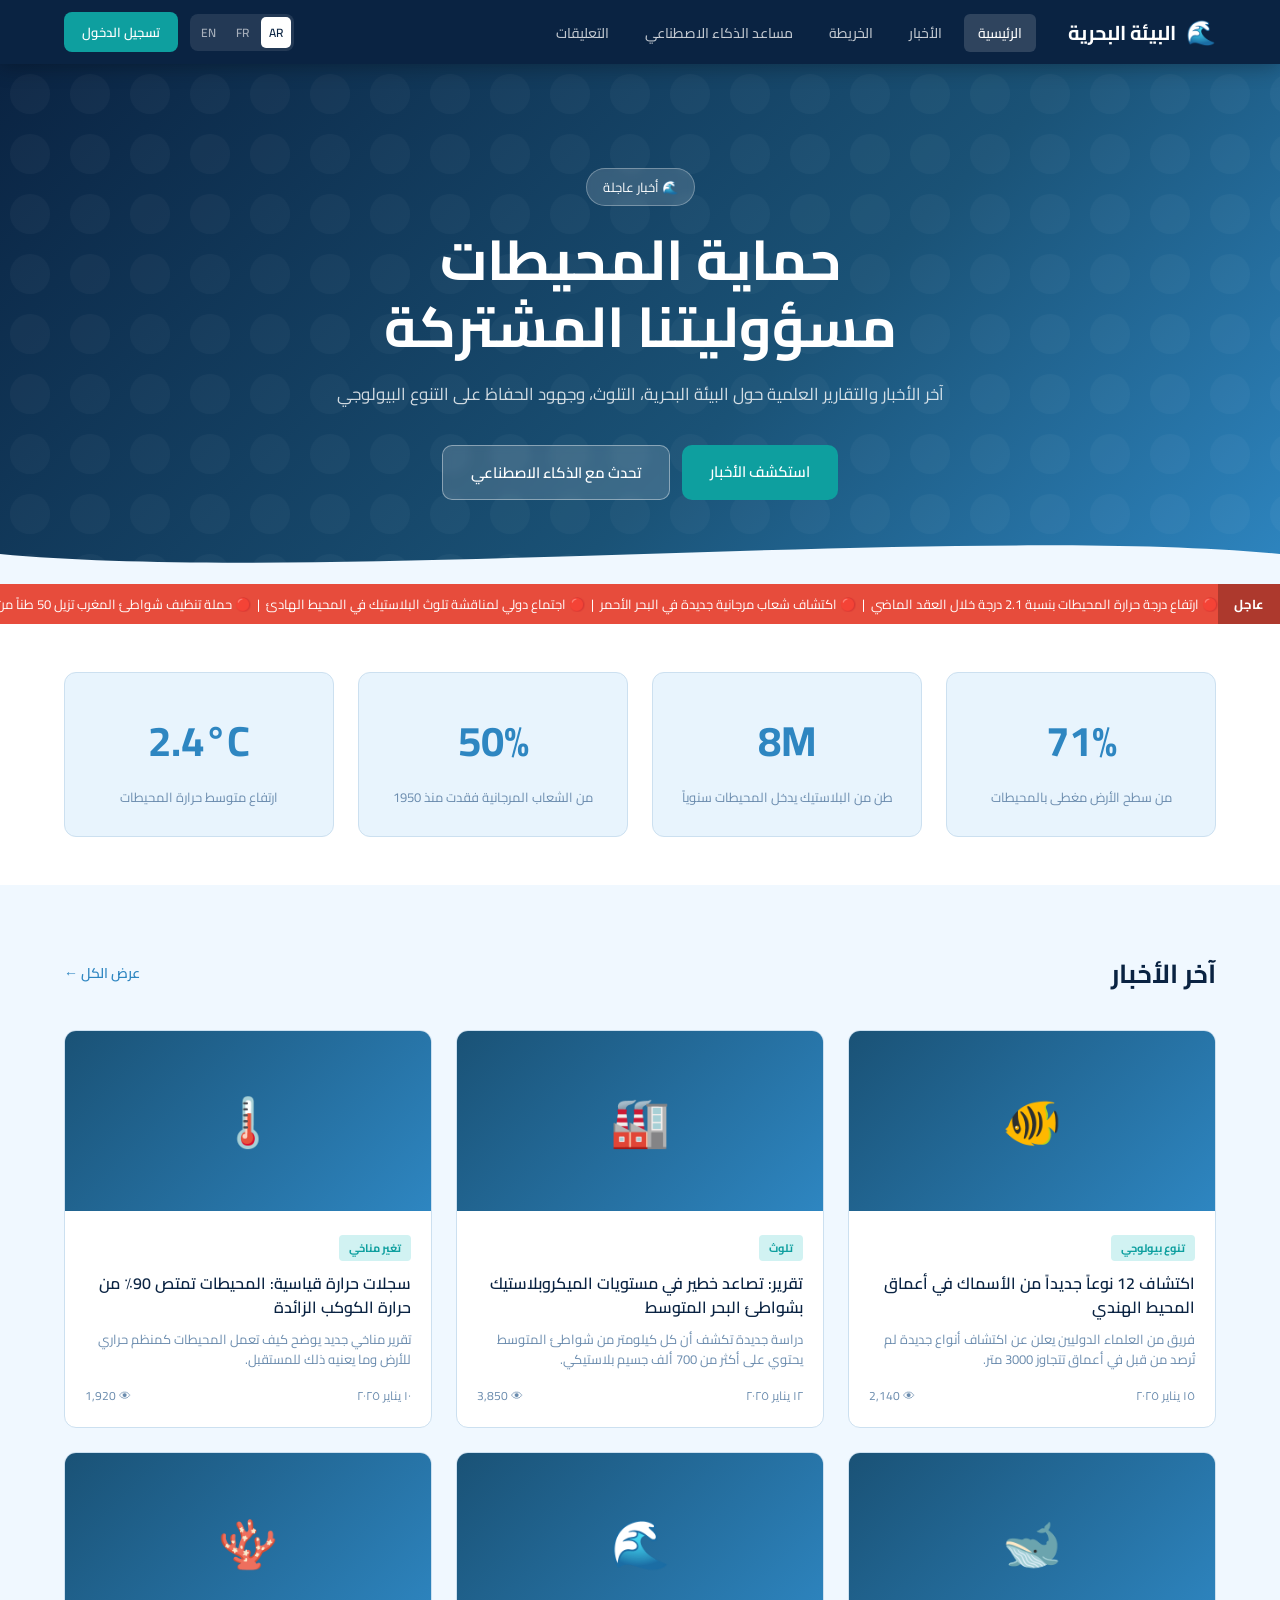
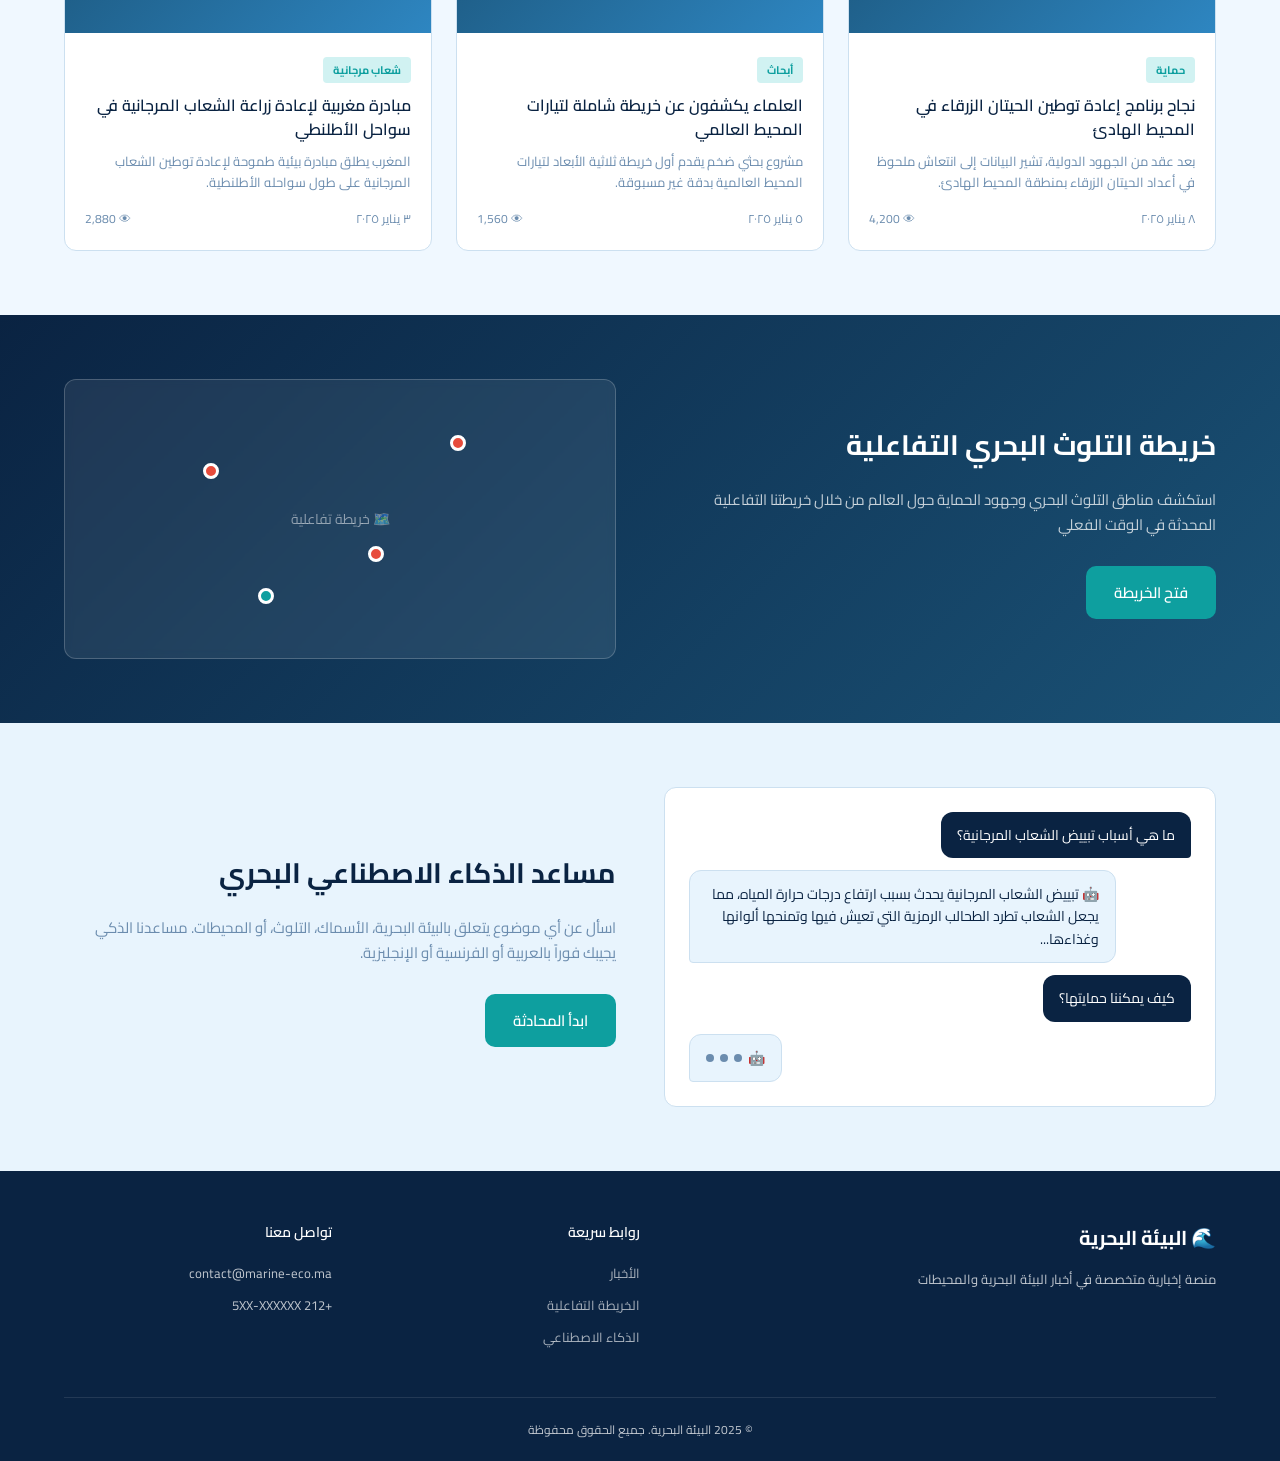
<file: index.html>
<!DOCTYPE html>
<html lang="ar" dir="rtl">
<head>
  <meta charset="UTF-8" />
  <meta name="viewport" content="width=device-width, initial-scale=1.0" />
  <title>البيئة البحرية - أخبار وتقارير</title>
  <link rel="stylesheet" href="style.css" />
  <link rel="stylesheet" href="https://fonts.googleapis.com/css2?family=Cairo:wght@400;600;700&family=Tajawal:wght@400;500;700&display=swap" />
</head>
<body>

  <!-- NAV -->
  <nav class="navbar">
    <div class="nav-inner">
      <a href="index.html" class="logo">
        <span class="logo-icon">🌊</span>
        <span>البيئة البحرية</span>
      </a>
      <ul class="nav-links">
        <li><a href="index.html" class="active">الرئيسية</a></li>
        <li><a href="news.html">الأخبار</a></li>
        <li><a href="map.html">الخريطة</a></li>
        <li><a href="chatbot.html">مساعد الذكاء الاصطناعي</a></li>
        <li><a href="comments.html">التعليقات</a></li>
      </ul>
      <div class="nav-actions">
        <div class="lang-switcher">
          <button onclick="setLang('ar')" class="lang-btn active">AR</button>
          <button onclick="setLang('fr')" class="lang-btn">FR</button>
          <button onclick="setLang('en')" class="lang-btn">EN</button>
        </div>
        <a href="login.html" class="btn-login">تسجيل الدخول</a>
      </div>
    </div>
  </nav>

  <!-- HERO -->
  <section class="hero">
    <div class="hero-bg"></div>
    <div class="hero-content">
      <span class="hero-badge">🌊 أخبار عاجلة</span>
      <h1>حماية المحيطات<br/>مسؤوليتنا المشتركة</h1>
      <p>آخر الأخبار والتقارير العلمية حول البيئة البحرية، التلوث، وجهود الحفاظ على التنوع البيولوجي</p>
      <div class="hero-btns">
        <a href="news.html" class="btn-primary">استكشف الأخبار</a>
        <a href="chatbot.html" class="btn-secondary">تحدث مع الذكاء الاصطناعي</a>
      </div>
    </div>
    <div class="hero-wave">
      <svg viewBox="0 0 1440 80" preserveAspectRatio="none"><path d="M0,40 C360,80 1080,0 1440,40 L1440,80 L0,80 Z" fill="#f0f8ff"/></svg>
    </div>
  </section>

  <!-- BREAKING NEWS TICKER -->
  <div class="ticker-wrap">
    <span class="ticker-label">عاجل</span>
    <div class="ticker-track">
      <span>🔴 ارتفاع درجة حرارة المحيطات بنسبة 2.1 درجة خلال العقد الماضي &nbsp;|&nbsp; 🔴 اكتشاف شعاب مرجانية جديدة في البحر الأحمر &nbsp;|&nbsp; 🔴 اجتماع دولي لمناقشة تلوث البلاستيك في المحيط الهادئ &nbsp;|&nbsp; 🔴 حملة تنظيف شواطئ المغرب تزيل 50 طناً من النفايات</span>
    </div>
  </div>

  <!-- STATS -->
  <section class="stats-section">
    <div class="container">
      <div class="stats-grid">
        <div class="stat-card">
          <div class="stat-num">71%</div>
          <div class="stat-label">من سطح الأرض مغطى بالمحيطات</div>
        </div>
        <div class="stat-card">
          <div class="stat-num">8M</div>
          <div class="stat-label">طن من البلاستيك يدخل المحيطات سنوياً</div>
        </div>
        <div class="stat-card">
          <div class="stat-num">50%</div>
          <div class="stat-label">من الشعاب المرجانية فقدت منذ 1950</div>
        </div>
        <div class="stat-card">
          <div class="stat-num">2.4°C</div>
          <div class="stat-label">ارتفاع متوسط حرارة المحيطات</div>
        </div>
      </div>
    </div>
  </section>

  <!-- LATEST NEWS -->
  <section class="section">
    <div class="container">
      <div class="section-header">
        <h2>آخر الأخبار</h2>
        <a href="news.html" class="view-all">عرض الكل ←</a>
      </div>
      <div class="news-grid" id="news-grid">
        <!-- Populated by JS -->
      </div>
    </div>
  </section>

  <!-- MAP PREVIEW -->
  <section class="map-preview-section">
    <div class="container">
      <div class="map-preview-inner">
        <div class="map-preview-text">
          <h2>خريطة التلوث البحري التفاعلية</h2>
          <p>استكشف مناطق التلوث البحري وجهود الحماية حول العالم من خلال خريطتنا التفاعلية المحدثة في الوقت الفعلي</p>
          <a href="map.html" class="btn-primary">فتح الخريطة</a>
        </div>
        <div class="map-preview-img">
          <div class="fake-map">
            <div class="map-dot dot1"></div>
            <div class="map-dot dot2"></div>
            <div class="map-dot dot3"></div>
            <div class="map-dot dot4"></div>
            <span class="map-label">🗺️ خريطة تفاعلية</span>
          </div>
        </div>
      </div>
    </div>
  </section>

  <!-- AI CHATBOT PREVIEW -->
  <section class="section ai-section">
    <div class="container">
      <div class="ai-inner">
        <div class="ai-chat-demo">
          <div class="chat-bubble user">ما هي أسباب تبييض الشعاب المرجانية؟</div>
          <div class="chat-bubble bot">🤖 تبييض الشعاب المرجانية يحدث بسبب ارتفاع درجات حرارة المياه، مما يجعل الشعاب تطرد الطحالب الرمزية التي تعيش فيها وتمنحها ألوانها وغذاءها...</div>
          <div class="chat-bubble user">كيف يمكننا حمايتها؟</div>
          <div class="chat-bubble bot typing">🤖 <span class="dot"></span><span class="dot"></span><span class="dot"></span></div>
        </div>
        <div class="ai-text">
          <h2>مساعد الذكاء الاصطناعي البحري</h2>
          <p>اسأل عن أي موضوع يتعلق بالبيئة البحرية، الأسماك، التلوث، أو المحيطات. مساعدنا الذكي يجيبك فوراً بالعربية أو الفرنسية أو الإنجليزية.</p>
          <a href="chatbot.html" class="btn-primary">ابدأ المحادثة</a>
        </div>
      </div>
    </div>
  </section>

  <!-- FOOTER -->
  <footer class="footer">
    <div class="container">
      <div class="footer-grid">
        <div>
          <div class="footer-logo">🌊 البيئة البحرية</div>
          <p class="footer-desc">منصة إخبارية متخصصة في أخبار البيئة البحرية والمحيطات</p>
        </div>
        <div>
          <h4>روابط سريعة</h4>
          <ul>
            <li><a href="news.html">الأخبار</a></li>
            <li><a href="map.html">الخريطة التفاعلية</a></li>
            <li><a href="chatbot.html">الذكاء الاصطناعي</a></li>
          </ul>
        </div>
        <div>
          <h4>تواصل معنا</h4>
          <ul>
            <li>contact@marine-eco.ma</li>
            <li>+212 5XX-XXXXXX</li>
          </ul>
        </div>
      </div>
      <div class="footer-bottom">
        <p>© 2025 البيئة البحرية. جميع الحقوق محفوظة</p>
      </div>
    </div>
  </footer>

  <script src="app.js"></script>
</body>
</html>
</file>
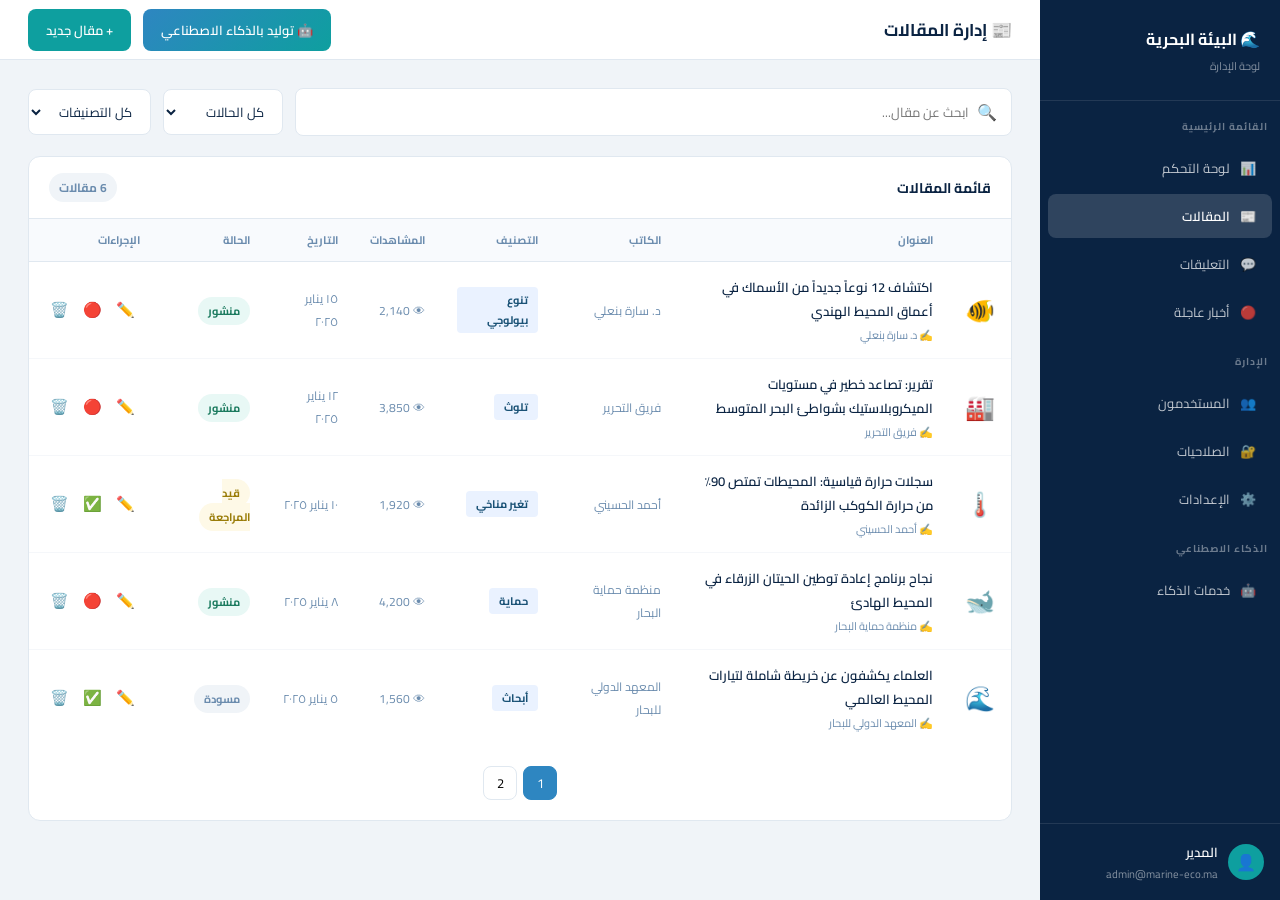
<file: articles.html>
<!DOCTYPE html>
<html lang="ar" dir="rtl">
<head>
  <meta charset="UTF-8" />
  <meta name="viewport" content="width=device-width, initial-scale=1.0" />
  <title>إدارة المقالات - لوحة الإدارة</title>
  <link rel="stylesheet" href="https://fonts.googleapis.com/css2?family=Cairo:wght@400;600;700&display=swap" />
  <style>
    *, *::before, *::after { box-sizing: border-box; margin: 0; padding: 0; }
    body { font-family: 'Cairo', sans-serif; background: #f0f4f8; direction: rtl; display: flex; height: 100vh; overflow: hidden; }
    :root {
      --ocean: #0a2342; --ocean-mid: #1a5276; --ocean-light: #2e86c1;
      --teal: #0e9f9f; --coral: #e74c3c; --green: #27ae60;
      --border: #e0e8f0; --text: #0a2342; --muted: #6b8cae; --bg: #f0f4f8;
    }
    a { text-decoration: none; color: inherit; }
    ul { list-style: none; }

    .sidebar { width: 240px; background: var(--ocean); color: white; display: flex; flex-direction: column; flex-shrink: 0; overflow-y: auto; }
    .sidebar-logo { padding: 24px 20px; border-bottom: 1px solid rgba(255,255,255,0.1); }
    .sidebar-logo h1 { font-size: 16px; font-weight: 700; }
    .sidebar-logo p { font-size: 11px; opacity: 0.5; margin-top: 2px; }
    .nav-section { padding: 16px 12px 8px; font-size: 10px; font-weight: 700; opacity: 0.4; text-transform: uppercase; letter-spacing: 1px; }
    .nav-item { display: flex; align-items: center; gap: 10px; padding: 10px 16px; border-radius: 8px; margin: 2px 8px; font-size: 13px; cursor: pointer; transition: background 0.2s; color: rgba(255,255,255,0.75); }
    .nav-item:hover { background: rgba(255,255,255,0.1); color: white; }
    .nav-item.active { background: rgba(255,255,255,0.15); color: white; font-weight: 600; }
    .sidebar-footer { margin-top: auto; padding: 16px; border-top: 1px solid rgba(255,255,255,0.1); }
    .admin-profile { display: flex; align-items: center; gap: 10px; }
    .admin-avatar { width: 36px; height: 36px; border-radius: 50%; background: var(--teal); display: flex; align-items: center; justify-content: center; font-size: 16px; }
    .admin-info h4 { font-size: 13px; font-weight: 600; }
    .admin-info p { font-size: 11px; opacity: 0.5; }

    .main { flex: 1; overflow-y: auto; display: flex; flex-direction: column; }
    .topbar { background: white; border-bottom: 1px solid var(--border); padding: 0 28px; height: 60px; display: flex; align-items: center; justify-content: space-between; flex-shrink: 0; }
    .topbar h2 { font-size: 17px; font-weight: 700; color: var(--text); }
    .topbar-actions { display: flex; align-items: center; gap: 12px; }

    .content { padding: 28px; flex: 1; }

    .toolbar { display: flex; gap: 12px; margin-bottom: 20px; flex-wrap: wrap; align-items: center; }
    .search-field { flex: 1; min-width: 200px; display: flex; align-items: center; gap: 8px; background: white; border: 1px solid var(--border); border-radius: 8px; padding: 8px 14px; }
    .search-field input { border: none; outline: none; font-family: 'Cairo', sans-serif; font-size: 13px; width: 100%; color: var(--text); }
    .filter-select { padding: 9px 14px; border: 1px solid var(--border); border-radius: 8px; font-family: 'Cairo', sans-serif; font-size: 13px; background: white; outline: none; color: var(--text); cursor: pointer; }
    .btn-primary { background: var(--teal); color: white; border: none; border-radius: 8px; padding: 9px 18px; font-family: 'Cairo', sans-serif; font-size: 13px; font-weight: 600; cursor: pointer; }
    .btn-primary:hover { background: #0b8888; }
    .btn-ai { background: linear-gradient(135deg, var(--ocean-light), var(--teal)); color: white; border: none; border-radius: 8px; padding: 9px 18px; font-family: 'Cairo', sans-serif; font-size: 13px; font-weight: 600; cursor: pointer; }

    .panel { background: white; border-radius: 12px; border: 1px solid var(--border); overflow: hidden; }
    .panel-header { padding: 16px 20px; border-bottom: 1px solid var(--border); display: flex; justify-content: space-between; align-items: center; }
    .panel-header h3 { font-size: 14px; font-weight: 700; color: var(--text); }
    .count-badge { background: var(--bg); color: var(--muted); font-size: 12px; font-weight: 700; padding: 3px 10px; border-radius: 20px; }

    table { width: 100%; border-collapse: collapse; }
    th { padding: 11px 16px; text-align: right; font-size: 11px; font-weight: 700; color: var(--muted); background: #f8fafd; border-bottom: 1px solid var(--border); }
    td { padding: 13px 16px; font-size: 13px; border-bottom: 1px solid #f5f7fa; vertical-align: middle; }
    tr:last-child td { border-bottom: none; }
    tr:hover td { background: #fafcff; }
    .article-title { font-weight: 600; color: var(--text); max-width: 260px; }
    .article-title span { display: block; font-size: 11px; font-weight: 400; color: var(--muted); margin-top: 2px; }
    .emoji-cell { font-size: 24px; text-align: center; }
    .tag-pill { display: inline-block; padding: 3px 10px; border-radius: 4px; font-size: 11px; font-weight: 700; background: #eaf2ff; color: #1a5276; }
    .status-pill { padding: 4px 10px; border-radius: 20px; font-size: 11px; font-weight: 700; }
    .published { background: #e8f8f5; color: #1a7a5e; }
    .pending { background: #fef9e7; color: #9a7d0a; }
    .draft { background: #f0f4f8; color: #6b8cae; }
    .archived { background: #fde8e8; color: #922b21; }
    .views-cell { color: var(--muted); font-size: 12px; }
    .actions { display: flex; gap: 4px; }
    .action-btn { background: none; border: none; cursor: pointer; font-size: 15px; padding: 5px; border-radius: 6px; transition: background 0.2s; }
    .action-btn:hover { background: var(--bg); }

    .pagination { display: flex; gap: 6px; justify-content: center; padding: 20px; }
    .page-btn { width: 34px; height: 34px; border: 1px solid var(--border); border-radius: 8px; background: white; cursor: pointer; font-family: 'Cairo', sans-serif; font-size: 13px; display: flex; align-items: center; justify-content: center; }
    .page-btn.active { background: var(--ocean-light); color: white; border-color: var(--ocean-light); }
    .page-btn:hover:not(.active) { background: var(--bg); }

    /* MODAL */
    .modal-overlay { position: fixed; inset: 0; background: rgba(0,0,0,0.5); z-index: 100; display: none; align-items: center; justify-content: center; padding: 20px; }
    .modal-overlay.open { display: flex; }
    .modal { background: white; border-radius: 16px; padding: 32px; width: 680px; max-width: 100%; max-height: 90vh; overflow-y: auto; }
    .modal-header { display: flex; justify-content: space-between; align-items: center; margin-bottom: 24px; }
    .modal-header h2 { font-size: 18px; font-weight: 700; color: var(--text); }
    .close-btn { background: none; border: none; font-size: 20px; cursor: pointer; color: var(--muted); }
    .form-grid { display: grid; grid-template-columns: 1fr 1fr; gap: 16px; }
    .form-group { margin-bottom: 16px; }
    .form-group.full { grid-column: 1 / -1; }
    .form-group label { display: block; font-size: 12px; font-weight: 700; color: var(--muted); margin-bottom: 6px; text-transform: uppercase; letter-spacing: 0.5px; }
    .form-group input, .form-group textarea, .form-group select {
      width: 100%; padding: 10px 14px; border: 1.5px solid var(--border); border-radius: 8px;
      font-family: 'Cairo', sans-serif; font-size: 13px; outline: none; color: var(--text); background: var(--bg);
      transition: border-color 0.2s;
    }
    .form-group input:focus, .form-group textarea:focus, .form-group select:focus { border-color: var(--ocean-light); background: white; }
    .form-group textarea { min-height: 150px; resize: vertical; }
    .modal-btns { display: flex; gap: 10px; justify-content: flex-end; margin-top: 24px; border-top: 1px solid var(--border); padding-top: 20px; }
    .cancel-btn { padding: 10px 20px; border: 1px solid var(--border); border-radius: 8px; background: white; cursor: pointer; font-family: 'Cairo', sans-serif; font-size: 13px; }
    .save-btn { padding: 10px 24px; background: var(--teal); color: white; border: none; border-radius: 8px; cursor: pointer; font-family: 'Cairo', sans-serif; font-size: 13px; font-weight: 600; }
    .ai-gen-btn { padding: 10px 20px; background: linear-gradient(135deg, var(--ocean-light), var(--teal)); color: white; border: none; border-radius: 8px; cursor: pointer; font-family: 'Cairo', sans-serif; font-size: 13px; font-weight: 600; }
    .ai-loading { display: none; align-items: center; gap: 8px; font-size: 13px; color: var(--muted); padding: 10px 0; }

    /* CONFIRM DIALOG */
    .confirm-overlay { position: fixed; inset: 0; background: rgba(0,0,0,0.5); z-index: 200; display: none; align-items: center; justify-content: center; }
    .confirm-overlay.open { display: flex; }
    .confirm-box { background: white; border-radius: 14px; padding: 28px; max-width: 380px; text-align: center; }
    .confirm-box h3 { font-size: 16px; font-weight: 700; margin-bottom: 8px; color: var(--text); }
    .confirm-box p { font-size: 13px; color: var(--muted); margin-bottom: 20px; }
    .confirm-btns { display: flex; gap: 10px; justify-content: center; }
    .btn-danger { background: var(--coral); color: white; border: none; border-radius: 8px; padding: 10px 20px; font-family: 'Cairo', sans-serif; font-size: 13px; font-weight: 600; cursor: pointer; }

    .toast { position: fixed; bottom: 24px; left: 50%; transform: translateX(-50%); background: #0a2342; color: white; padding: 12px 24px; border-radius: 10px; font-size: 13px; font-weight: 600; z-index: 300; opacity: 0; transition: opacity 0.3s; pointer-events: none; }
    .toast.show { opacity: 1; }
  </style>
</head>
<body>
  <aside class="sidebar">
    <div class="sidebar-logo">
      <h1>🌊 البيئة البحرية</h1>
      <p>لوحة الإدارة</p>
    </div>
    <div class="nav-section">القائمة الرئيسية</div>
    <a href="dashboard.html" class="nav-item"><span>📊</span> لوحة التحكم</a>
    <a href="articles.html" class="nav-item active"><span>📰</span> المقالات</a>
    <a href="comments.html" class="nav-item"><span>💬</span> التعليقات</a>
    <a href="breaking.html" class="nav-item"><span>🔴</span> أخبار عاجلة</a>
    <div class="nav-section">الإدارة</div>
    <a href="users.html" class="nav-item"><span>👥</span> المستخدمون</a>
    <a href="permissions.html" class="nav-item"><span>🔐</span> الصلاحيات</a>
    <a href="settings.html" class="nav-item"><span>⚙️</span> الإعدادات</a>
    <div class="nav-section">الذكاء الاصطناعي</div>
    <a href="ai.html" class="nav-item"><span>🤖</span> خدمات الذكاء</a>
    <div class="sidebar-footer">
      <div class="admin-profile">
        <div class="admin-avatar">👤</div>
        <div class="admin-info">
          <h4>المدير</h4>
          <p>admin@marine-eco.ma</p>
        </div>
      </div>
    </div>
  </aside>

  <div class="main">
    <div class="topbar">
      <h2>📰 إدارة المقالات</h2>
      <div class="topbar-actions">
        <button class="btn-ai" onclick="openAIModal()">🤖 توليد بالذكاء الاصطناعي</button>
        <button class="btn-primary" onclick="openModal()">+ مقال جديد</button>
      </div>
    </div>
    <div class="content">
      <div class="toolbar">
        <div class="search-field">
          <span>🔍</span>
          <input type="text" id="search-input" placeholder="ابحث عن مقال..." oninput="applyFilters()" />
        </div>
        <select class="filter-select" id="filter-status" onchange="applyFilters()">
          <option value="">كل الحالات</option>
          <option value="published">منشور</option>
          <option value="pending">قيد المراجعة</option>
          <option value="draft">مسودة</option>
          <option value="archived">مؤرشف</option>
        </select>
        <select class="filter-select" id="filter-tag" onchange="applyFilters()">
          <option value="">كل التصنيفات</option>
          <option value="تلوث">تلوث</option>
          <option value="تنوع بيولوجي">تنوع بيولوجي</option>
          <option value="تغير مناخي">تغير مناخي</option>
          <option value="حماية">حماية</option>
          <option value="أبحاث">أبحاث</option>
        </select>
      </div>

      <div class="panel">
        <div class="panel-header">
          <h3>قائمة المقالات</h3>
          <span class="count-badge" id="count-badge">5 مقالات</span>
        </div>
        <table>
          <thead>
            <tr>
              <th style="width:40px"></th>
              <th>العنوان</th>
              <th>الكاتب</th>
              <th>التصنيف</th>
              <th>المشاهدات</th>
              <th>التاريخ</th>
              <th>الحالة</th>
              <th>الإجراءات</th>
            </tr>
          </thead>
          <tbody id="articles-tbody"></tbody>
        </table>
        <div class="pagination" id="pagination"></div>
      </div>
    </div>
  </div>

  <!-- CREATE/EDIT MODAL -->
  <div class="modal-overlay" id="article-modal">
    <div class="modal">
      <div class="modal-header">
        <h2 id="modal-title">✏️ مقال جديد</h2>
        <button class="close-btn" onclick="closeModal()">✕</button>
      </div>
      <div class="form-grid">
        <div class="form-group full">
          <label>عنوان المقال</label>
          <input type="text" id="f-title" placeholder="أدخل عنوان جذاب ومعبر..." />
        </div>
        <div class="form-group">
          <label>التصنيف</label>
          <select id="f-tag">
            <option value="تلوث">تلوث بحري</option>
            <option value="تنوع بيولوجي">تنوع بيولوجي</option>
            <option value="تغير مناخي">تغير مناخي</option>
            <option value="حماية">حماية بيئية</option>
            <option value="أبحاث">أبحاث علمية</option>
          </select>
        </div>
        <div class="form-group">
          <label>الحالة</label>
          <select id="f-status">
            <option value="published">منشور</option>
            <option value="draft">مسودة</option>
            <option value="pending">قيد المراجعة</option>
          </select>
        </div>
        <div class="form-group">
          <label>الإيموجي</label>
          <input type="text" id="f-emoji" placeholder="🌊" maxlength="2" />
        </div>
        <div class="form-group">
          <label>اللغة</label>
          <select id="f-lang">
            <option value="ar">العربية</option>
            <option value="fr">الفرنسية</option>
            <option value="en">الإنجليزية</option>
          </select>
        </div>
        <div class="form-group full">
          <label>المقتطف (Excerpt)</label>
          <input type="text" id="f-excerpt" placeholder="وصف مختصر للمقال يظهر في قائمة الأخبار..." />
        </div>
        <div class="form-group full">
          <label>محتوى المقال</label>
          <textarea id="f-content" placeholder="اكتب محتوى المقال الكامل هنا..."></textarea>
        </div>
        <div class="form-group full">
          <label>خبر عاجل؟</label>
          <select id="f-breaking">
            <option value="false">لا</option>
            <option value="true">نعم - خبر عاجل</option>
          </select>
        </div>
      </div>
      <div class="modal-btns">
        <button class="cancel-btn" onclick="closeModal()">إلغاء</button>
        <button class="save-btn" onclick="saveArticle()">💾 حفظ المقال</button>
      </div>
    </div>
  </div>

  <!-- AI GENERATE MODAL -->
  <div class="modal-overlay" id="ai-modal">
    <div class="modal" style="max-width:560px">
      <div class="modal-header">
        <h2>🤖 توليد مقال بالذكاء الاصطناعي</h2>
        <button class="close-btn" onclick="closeAIModal()">✕</button>
      </div>
      <div class="form-group">
        <label>موضوع المقال</label>
        <input type="text" id="ai-topic" placeholder="مثال: تأثير ارتفاع درجات الحرارة على الشعاب المرجانية..." />
      </div>
      <div class="form-group">
        <label>اللغة</label>
        <select id="ai-lang">
          <option value="ar">العربية</option>
          <option value="fr">الفرنسية</option>
          <option value="en">الإنجليزية</option>
        </select>
      </div>
      <div class="ai-loading" id="ai-loading">
        <span>⏳</span> جارٍ توليد المقال بالذكاء الاصطناعي...
      </div>
      <div id="ai-result" style="display:none; margin-top:16px; padding:16px; background:var(--bg); border-radius:8px; font-size:13px; line-height:1.7; color:var(--text); max-height:200px; overflow-y:auto;"></div>
      <div class="modal-btns">
        <button class="cancel-btn" onclick="closeAIModal()">إلغاء</button>
        <button class="ai-gen-btn" onclick="generateWithAI()">🤖 توليد المقال</button>
        <button class="save-btn" id="ai-save-btn" style="display:none" onclick="saveAIArticle()">📰 إضافة للمقالات</button>
      </div>
    </div>
  </div>

  <!-- CONFIRM DELETE -->
  <div class="confirm-overlay" id="confirm-modal">
    <div class="confirm-box">
      <h3>🗑️ حذف المقال</h3>
      <p>هل أنت متأكد من حذف هذا المقال؟ لا يمكن التراجع عن هذا الإجراء.</p>
      <div class="confirm-btns">
        <button class="cancel-btn" onclick="closeConfirm()">إلغاء</button>
        <button class="btn-danger" onclick="confirmDelete()">حذف</button>
      </div>
    </div>
  </div>

  <div class="toast" id="toast"></div>

  <script>
    let articles = [
      { id:1, emoji:"🐠", title:"اكتشاف 12 نوعاً جديداً من الأسماك في أعماق المحيط الهندي", excerpt:"فريق من العلماء الدوليين يعلن عن اكتشاف أنواع جديدة لم تُرصد من قبل.", author:"د. سارة بنعلي", tag:"تنوع بيولوجي", views:2140, date:"١٥ يناير ٢٠٢٥", status:"published", lang:"ar" },
      { id:2, emoji:"🏭", title:"تقرير: تصاعد خطير في مستويات الميكروبلاستيك بشواطئ البحر المتوسط", excerpt:"دراسة جديدة تكشف أن كل كيلومتر من شواطئ المتوسط يحتوي على أكثر من 700 ألف جسيم.", author:"فريق التحرير", tag:"تلوث", views:3850, date:"١٢ يناير ٢٠٢٥", status:"published", lang:"ar" },
      { id:3, emoji:"🌡️", title:"سجلات حرارة قياسية: المحيطات تمتص 90٪ من حرارة الكوكب الزائدة", excerpt:"تقرير مناخي جديد يوضح كيف تعمل المحيطات كمنظم حراري للأرض.", author:"أحمد الحسيني", tag:"تغير مناخي", views:1920, date:"١٠ يناير ٢٠٢٥", status:"pending", lang:"ar" },
      { id:4, emoji:"🐋", title:"نجاح برنامج إعادة توطين الحيتان الزرقاء في المحيط الهادئ", excerpt:"بعد عقد من الجهود الدولية، تشير البيانات إلى انتعاش ملحوظ في أعداد الحيتان.", author:"منظمة حماية البحار", tag:"حماية", views:4200, date:"٨ يناير ٢٠٢٥", status:"published", lang:"ar" },
      { id:5, emoji:"🌊", title:"العلماء يكشفون عن خريطة شاملة لتيارات المحيط العالمي", excerpt:"مشروع بحثي ضخم يقدم أول خريطة ثلاثية الأبعاد لتيارات المحيط بدقة غير مسبوقة.", author:"المعهد الدولي للبحار", tag:"أبحاث", views:1560, date:"٥ يناير ٢٠٢٥", status:"draft", lang:"ar" },
      { id:6, emoji:"🪸", title:"مبادرة مغربية لإعادة زراعة الشعاب المرجانية في سواحل الأطلنطي", excerpt:"المغرب يطلق مبادرة بيئية طموحة لإعادة توطين الشعاب المرجانية.", author:"وزارة البيئة المغربية", tag:"حماية", views:2880, date:"٣ يناير ٢٠٢٥", status:"published", lang:"ar" },
    ];

    let filtered = [...articles];
    let currentPage = 1;
    const PAGE_SIZE = 5;
    let editingId = null;
    let deletingId = null;
    let aiGenerated = null;

    const STATUS_LABELS = { published:"منشور", pending:"قيد المراجعة", draft:"مسودة", archived:"مؤرشف" };

    function applyFilters() {
      const q = document.getElementById('search-input').value.toLowerCase();
      const st = document.getElementById('filter-status').value;
      const tag = document.getElementById('filter-tag').value;
      filtered = articles.filter(a =>
        (!q || a.title.toLowerCase().includes(q) || a.author.toLowerCase().includes(q)) &&
        (!st || a.status === st) &&
        (!tag || a.tag === tag)
      );
      currentPage = 1;
      render();
    }

    function render() {
      const tbody = document.getElementById('articles-tbody');
      const start = (currentPage - 1) * PAGE_SIZE;
      const page = filtered.slice(start, start + PAGE_SIZE);

      document.getElementById('count-badge').textContent = `${filtered.length} مقالات`;

      tbody.innerHTML = page.map(a => `
        <tr>
          <td class="emoji-cell">${a.emoji}</td>
          <td>
            <div class="article-title">${a.title}<span>✍️ ${a.author}</span></div>
          </td>
          <td style="color:var(--muted);font-size:12px">${a.author}</td>
          <td><span class="tag-pill">${a.tag}</span></td>
          <td class="views-cell">👁 ${a.views.toLocaleString('ar')}</td>
          <td style="color:var(--muted);font-size:12px">${a.date}</td>
          <td><span class="status-pill ${a.status}">${STATUS_LABELS[a.status]}</span></td>
          <td>
            <div class="actions">
              <button class="action-btn" title="تعديل" onclick="editArticle(${a.id})">✏️</button>
              <button class="action-btn" title="نشر/إيقاف" onclick="togglePublish(${a.id})">${a.status === 'published' ? '🔴' : '✅'}</button>
              <button class="action-btn" title="حذف" onclick="askDelete(${a.id})">🗑️</button>
            </div>
          </td>
        </tr>
      `).join('');

      renderPagination();
    }

    function renderPagination() {
      const total = Math.ceil(filtered.length / PAGE_SIZE);
      const pg = document.getElementById('pagination');
      if (total <= 1) { pg.innerHTML = ''; return; }
      pg.innerHTML = Array.from({length: total}, (_, i) => `
        <button class="page-btn ${currentPage === i+1 ? 'active' : ''}" onclick="goPage(${i+1})">${i+1}</button>
      `).join('');
    }

    function goPage(p) { currentPage = p; render(); }

    function openModal(id = null) {
      editingId = id;
      const a = id ? articles.find(x => x.id === id) : null;
      document.getElementById('modal-title').textContent = id ? '✏️ تعديل المقال' : '✏️ مقال جديد';
      document.getElementById('f-title').value = a?.title || '';
      document.getElementById('f-tag').value = a?.tag || 'تلوث';
      document.getElementById('f-status').value = a?.status || 'draft';
      document.getElementById('f-emoji').value = a?.emoji || '🌊';
      document.getElementById('f-lang').value = a?.lang || 'ar';
      document.getElementById('f-excerpt').value = a?.excerpt || '';
      document.getElementById('f-content').value = a?.content || '';
      document.getElementById('f-breaking').value = a?.breaking ? 'true' : 'false';
      document.getElementById('article-modal').classList.add('open');
    }

    function closeModal() { document.getElementById('article-modal').classList.remove('open'); }

    function editArticle(id) { openModal(id); }

    function saveArticle() {
      const title = document.getElementById('f-title').value.trim();
      if (!title) { alert('يرجى إدخال عنوان المقال'); return; }
      if (editingId) {
        const idx = articles.findIndex(a => a.id === editingId);
        articles[idx] = { ...articles[idx],
          title, tag: document.getElementById('f-tag').value,
          status: document.getElementById('f-status').value,
          emoji: document.getElementById('f-emoji').value || '📰',
          lang: document.getElementById('f-lang').value,
          excerpt: document.getElementById('f-excerpt').value,
          content: document.getElementById('f-content').value,
          breaking: document.getElementById('f-breaking').value === 'true'
        };
        showToast('✅ تم تعديل المقال بنجاح');
      } else {
        articles.unshift({
          id: Date.now(), title, tag: document.getElementById('f-tag').value,
          status: document.getElementById('f-status').value,
          emoji: document.getElementById('f-emoji').value || '📰',
          lang: document.getElementById('f-lang').value,
          excerpt: document.getElementById('f-excerpt').value,
          content: document.getElementById('f-content').value,
          author: 'المدير', views: 0, date: 'الآن',
          breaking: document.getElementById('f-breaking').value === 'true'
        });
        showToast('✅ تم نشر المقال بنجاح');
      }
      applyFilters();
      closeModal();
    }

    function togglePublish(id) {
      const a = articles.find(x => x.id === id);
      a.status = a.status === 'published' ? 'archived' : 'published';
      applyFilters();
      showToast(a.status === 'published' ? '✅ تم نشر المقال' : '🔴 تم إيقاف نشر المقال');
    }

    function askDelete(id) {
      deletingId = id;
      document.getElementById('confirm-modal').classList.add('open');
    }

    function closeConfirm() { document.getElementById('confirm-modal').classList.remove('open'); }

    function confirmDelete() {
      articles = articles.filter(a => a.id !== deletingId);
      applyFilters();
      closeConfirm();
      showToast('🗑️ تم حذف المقال');
    }

    function openAIModal() {
      aiGenerated = null;
      document.getElementById('ai-topic').value = '';
      document.getElementById('ai-result').style.display = 'none';
      document.getElementById('ai-save-btn').style.display = 'none';
      document.getElementById('ai-loading').style.display = 'none';
      document.getElementById('ai-modal').classList.add('open');
    }

    function closeAIModal() { document.getElementById('ai-modal').classList.remove('open'); }

    async function generateWithAI() {
      const topic = document.getElementById('ai-topic').value.trim();
      const lang = document.getElementById('ai-lang').value;
      if (!topic) { alert('يرجى إدخال موضوع المقال'); return; }

      document.getElementById('ai-loading').style.display = 'flex';
      document.getElementById('ai-result').style.display = 'none';
      document.getElementById('ai-save-btn').style.display = 'none';

      const langInstruct = { ar: 'باللغة العربية', fr: 'en français', en: 'in English' };
      const prompt = `اكتب مقالاً صحفياً احترافياً ${langInstruct[lang]} عن: ${topic}
الموضوع: البيئة البحرية والمحيطات
أجب بتنسيق JSON فقط بدون أي نص إضافي:
{"title":"...","excerpt":"وصف مختصر...","content":"محتوى كامل 300-500 كلمة...","tag":"تلوث أو تنوع بيولوجي أو تغير مناخي أو حماية أو أبحاث","emoji":"إيموجي مناسب"}`;

      try {
        const res = await fetch('https://api.anthropic.com/v1/messages', {
          method: 'POST',
          headers: { 'Content-Type': 'application/json' },
          body: JSON.stringify({
            model: 'claude-sonnet-4-6', max_tokens: 1500,
            messages: [{ role: 'user', content: prompt }]
          })
        });
        const data = await res.json();
        const text = data.content?.[0]?.text || '';
        try {
          aiGenerated = JSON.parse(text.replace(/```json|```/g, '').trim());
          aiGenerated.lang = lang;
          document.getElementById('ai-result').innerHTML = `
            <strong>${aiGenerated.emoji} ${aiGenerated.title}</strong><br/><br/>
            <em>${aiGenerated.excerpt}</em><br/><br/>
            ${aiGenerated.content.slice(0, 400)}...
          `;
          document.getElementById('ai-result').style.display = 'block';
          document.getElementById('ai-save-btn').style.display = 'inline-block';
        } catch {
          document.getElementById('ai-result').textContent = text.slice(0, 500);
          document.getElementById('ai-result').style.display = 'block';
        }
      } catch (e) {
        document.getElementById('ai-result').textContent = '❌ تعذر الاتصال بالذكاء الاصطناعي';
        document.getElementById('ai-result').style.display = 'block';
      }
      document.getElementById('ai-loading').style.display = 'none';
    }

    function saveAIArticle() {
      if (!aiGenerated) return;
      articles.unshift({ id: Date.now(), ...aiGenerated, author: 'الذكاء الاصطناعي', views: 0, date: 'الآن', status: 'draft' });
      applyFilters();
      closeAIModal();
      showToast('🤖 تم إضافة المقال من الذكاء الاصطناعي كمسودة');
    }

    function showToast(msg) {
      const t = document.getElementById('toast');
      t.textContent = msg;
      t.classList.add('show');
      setTimeout(() => t.classList.remove('show'), 3000);
    }

    applyFilters();
  </script>
</body>
</html>
</file>
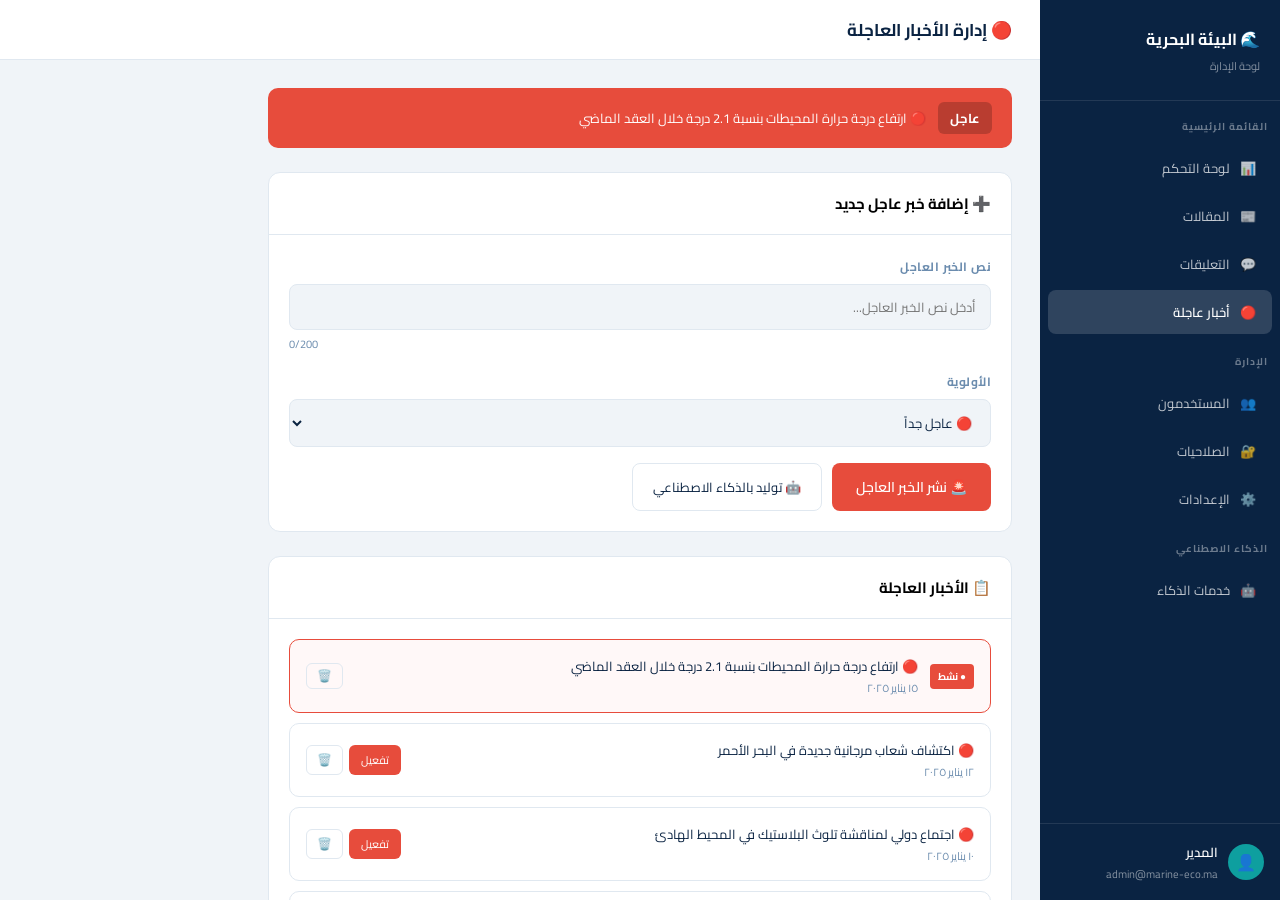
<file: breaking.html>
<!DOCTYPE html>
<html lang="ar" dir="rtl">
<head>
  <meta charset="UTF-8" />
  <meta name="viewport" content="width=device-width, initial-scale=1.0" />
  <title>الأخبار العاجلة - لوحة الإدارة</title>
  <link rel="stylesheet" href="https://fonts.googleapis.com/css2?family=Cairo:wght@400;600;700&display=swap" />
  <style>
    *, *::before, *::after { box-sizing: border-box; margin: 0; padding: 0; }
    body { font-family: 'Cairo', sans-serif; background: #f0f4f8; direction: rtl; display: flex; height: 100vh; overflow: hidden; }
    :root { --ocean: #0a2342; --ocean-light: #2e86c1; --teal: #0e9f9f; --coral: #e74c3c; --green: #27ae60; --border: #e0e8f0; --text: #0a2342; --muted: #6b8cae; --bg: #f0f4f8; }
    a { text-decoration: none; color: inherit; }
    .sidebar { width: 240px; background: var(--ocean); color: white; display: flex; flex-direction: column; flex-shrink: 0; overflow-y: auto; }
    .sidebar-logo { padding: 24px 20px; border-bottom: 1px solid rgba(255,255,255,0.1); }
    .sidebar-logo h1 { font-size: 16px; font-weight: 700; }
    .sidebar-logo p { font-size: 11px; opacity: 0.5; margin-top: 2px; }
    .nav-section { padding: 16px 12px 8px; font-size: 10px; font-weight: 700; opacity: 0.4; text-transform: uppercase; letter-spacing: 1px; }
    .nav-item { display: flex; align-items: center; gap: 10px; padding: 10px 16px; border-radius: 8px; margin: 2px 8px; font-size: 13px; cursor: pointer; transition: background 0.2s; color: rgba(255,255,255,0.75); }
    .nav-item:hover { background: rgba(255,255,255,0.1); color: white; }
    .nav-item.active { background: rgba(255,255,255,0.15); color: white; font-weight: 600; }
    .sidebar-footer { margin-top: auto; padding: 16px; border-top: 1px solid rgba(255,255,255,0.1); }
    .main { flex: 1; overflow-y: auto; display: flex; flex-direction: column; }
    .topbar { background: white; border-bottom: 1px solid var(--border); padding: 0 28px; height: 60px; display: flex; align-items: center; justify-content: space-between; flex-shrink: 0; }
    .topbar h2 { font-size: 17px; font-weight: 700; color: var(--text); }
    .content { padding: 28px; max-width: 800px; }

    .ticker-preview { background: var(--coral); color: white; padding: 14px 20px; border-radius: 10px; font-size: 13px; display: flex; align-items: center; gap: 12px; margin-bottom: 24px; overflow: hidden; }
    .ticker-label-box { background: rgba(0,0,0,0.2); padding: 4px 12px; border-radius: 6px; font-weight: 700; flex-shrink: 0; }
    .ticker-text { white-space: nowrap; animation: ticker 20s linear infinite; }
    @keyframes ticker { from { transform: translateX(-100%); } to { transform: translateX(100%); } }

    .panel { background: white; border-radius: 12px; border: 1px solid var(--border); overflow: hidden; margin-bottom: 24px; }
    .panel-header { padding: 16px 20px; border-bottom: 1px solid var(--border); }
    .panel-header h3 { font-size: 15px; font-weight: 700; }
    .panel-body { padding: 20px; }

    .form-group { margin-bottom: 16px; }
    .form-group label { display: block; font-size: 12px; font-weight: 700; color: var(--muted); margin-bottom: 6px; text-transform: uppercase; letter-spacing: 0.5px; }
    .form-group input, .form-group textarea, .form-group select { width: 100%; padding: 10px 14px; border: 1.5px solid var(--border); border-radius: 8px; font-family: 'Cairo', sans-serif; font-size: 13px; outline: none; color: var(--text); background: var(--bg); transition: border-color 0.2s; }
    .form-group input:focus, .form-group textarea:focus { border-color: var(--ocean-light); background: white; }

    .char-count { font-size: 11px; color: var(--muted); text-align: left; margin-top: 4px; }
    .btn-primary { background: var(--coral); color: white; border: none; border-radius: 8px; padding: 11px 24px; font-family: 'Cairo', sans-serif; font-size: 14px; font-weight: 600; cursor: pointer; }
    .btn-secondary { background: white; color: var(--text); border: 1px solid var(--border); border-radius: 8px; padding: 11px 20px; font-family: 'Cairo', sans-serif; font-size: 13px; cursor: pointer; }

    .breaking-list { display: flex; flex-direction: column; gap: 10px; }
    .breaking-item { display: flex; align-items: center; gap: 12px; padding: 14px 16px; border: 1px solid var(--border); border-radius: 10px; background: white; }
    .breaking-item.active-item { border-color: var(--coral); background: #fff8f8; }
    .active-badge { background: var(--coral); color: white; font-size: 10px; font-weight: 700; padding: 3px 8px; border-radius: 4px; white-space: nowrap; }
    .breaking-text { flex: 1; font-size: 13px; color: var(--text); }
    .breaking-date { font-size: 11px; color: var(--muted); }
    .item-actions { display: flex; gap: 6px; }
    .set-active-btn { background: var(--coral); color: white; border: none; border-radius: 6px; padding: 5px 12px; font-family: 'Cairo', sans-serif; font-size: 11px; cursor: pointer; }
    .del-btn { background: none; border: 1px solid var(--border); color: var(--muted); border-radius: 6px; padding: 5px 10px; cursor: pointer; font-size: 12px; }
    .del-btn:hover { border-color: var(--coral); color: var(--coral); }

    .toggle-row { display: flex; align-items: center; justify-content: space-between; padding: 12px 0; border-bottom: 1px solid var(--border); }
    .toggle-row:last-child { border-bottom: none; }
    .toggle-label h4 { font-size: 13px; font-weight: 600; }
    .toggle-label p { font-size: 11px; color: var(--muted); }
    .toggle { width: 44px; height: 24px; background: var(--border); border-radius: 12px; cursor: pointer; position: relative; transition: background 0.3s; }
    .toggle.on { background: var(--teal); }
    .toggle::after { content: ''; width: 18px; height: 18px; background: white; border-radius: 50%; position: absolute; top: 3px; right: 3px; transition: right 0.3s; }
    .toggle.on::after { right: calc(100% - 21px); }

    .toast { position: fixed; bottom: 24px; left: 50%; transform: translateX(-50%); background: #0a2342; color: white; padding: 12px 24px; border-radius: 10px; font-size: 13px; font-weight: 600; z-index: 300; opacity: 0; transition: opacity 0.3s; pointer-events: none; }
    .toast.show { opacity: 1; }
  </style>
</head>
<body>
  <aside class="sidebar">
    <div class="sidebar-logo"><h1>🌊 البيئة البحرية</h1><p>لوحة الإدارة</p></div>
    <div class="nav-section">القائمة الرئيسية</div>
    <a href="dashboard.html" class="nav-item"><span>📊</span> لوحة التحكم</a>
    <a href="articles.html" class="nav-item"><span>📰</span> المقالات</a>
    <a href="comments.html" class="nav-item"><span>💬</span> التعليقات</a>
    <a href="breaking.html" class="nav-item active"><span>🔴</span> أخبار عاجلة</a>
    <div class="nav-section">الإدارة</div>
    <a href="users.html" class="nav-item"><span>👥</span> المستخدمون</a>
    <a href="permissions.html" class="nav-item"><span>🔐</span> الصلاحيات</a>
    <a href="settings.html" class="nav-item"><span>⚙️</span> الإعدادات</a>
    <div class="nav-section">الذكاء الاصطناعي</div>
    <a href="ai.html" class="nav-item"><span>🤖</span> خدمات الذكاء</a>
    <div class="sidebar-footer"><div style="display:flex;align-items:center;gap:10px"><div style="width:36px;height:36px;border-radius:50%;background:var(--teal);display:flex;align-items:center;justify-content:center;font-size:16px">👤</div><div><div style="font-size:13px;font-weight:600">المدير</div><div style="font-size:11px;opacity:.5">admin@marine-eco.ma</div></div></div></div>
  </aside>

  <div class="main">
    <div class="topbar">
      <h2>🔴 إدارة الأخبار العاجلة</h2>
    </div>
    <div class="content">

      <!-- LIVE PREVIEW -->
      <div class="ticker-preview">
        <span class="ticker-label-box">عاجل</span>
        <span class="ticker-text" id="ticker-preview-text">🔴 ارتفاع درجة حرارة المحيطات بنسبة 2.1 درجة خلال العقد الماضي</span>
      </div>

      <!-- ADD NEW -->
      <div class="panel">
        <div class="panel-header"><h3>➕ إضافة خبر عاجل جديد</h3></div>
        <div class="panel-body">
          <div class="form-group">
            <label>نص الخبر العاجل</label>
            <input type="text" id="new-breaking" placeholder="أدخل نص الخبر العاجل..." oninput="updatePreview(this.value)" maxlength="200" />
            <div class="char-count"><span id="char-count">0</span>/200</div>
          </div>
          <div class="form-group">
            <label>الأولوية</label>
            <select id="new-priority">
              <option value="high">🔴 عاجل جداً</option>
              <option value="medium">🟡 مهم</option>
              <option value="low">🔵 عادي</option>
            </select>
          </div>
          <div style="display:flex;gap:10px;margin-top:8px">
            <button class="btn-primary" onclick="addBreaking()">🚨 نشر الخبر العاجل</button>
            <button class="btn-secondary" onclick="generateWithAI()">🤖 توليد بالذكاء الاصطناعي</button>
          </div>
        </div>
      </div>

      <!-- ACTIVE BREAKING NEWS -->
      <div class="panel">
        <div class="panel-header"><h3>📋 الأخبار العاجلة</h3></div>
        <div class="panel-body">
          <div class="breaking-list" id="breaking-list"></div>
        </div>
      </div>

      <!-- SETTINGS -->
      <div class="panel">
        <div class="panel-header"><h3>⚙️ إعدادات شريط الأخبار</h3></div>
        <div class="panel-body">
          <div class="toggle-row">
            <div class="toggle-label"><h4>تفعيل شريط الأخبار العاجلة</h4><p>عرض شريط الأخبار المتحرك على الصفحة الرئيسية</p></div>
            <div class="toggle on" id="toggle-ticker" onclick="this.classList.toggle('on')"></div>
          </div>
          <div class="toggle-row">
            <div class="toggle-label"><h4>وضع عاجل احمر</h4><p>تمييز الخبر باللون الأحمر المتميز</p></div>
            <div class="toggle on" id="toggle-red" onclick="this.classList.toggle('on')"></div>
          </div>
          <div class="toggle-row">
            <div class="toggle-label"><h4>إشعارات للمستخدمين</h4><p>إرسال إشعار للمستخدمين المسجلين عند نشر خبر عاجل</p></div>
            <div class="toggle" id="toggle-notif" onclick="this.classList.toggle('on')"></div>
          </div>
        </div>
      </div>

    </div>
  </div>

  <div class="toast" id="toast"></div>

  <script>
    let breakingNews = [
      { id:1, text:"🔴 ارتفاع درجة حرارة المحيطات بنسبة 2.1 درجة خلال العقد الماضي", priority:"high", date:"١٥ يناير ٢٠٢٥", active:true },
      { id:2, text:"🔴 اكتشاف شعاب مرجانية جديدة في البحر الأحمر", priority:"medium", date:"١٢ يناير ٢٠٢٥", active:false },
      { id:3, text:"🔴 اجتماع دولي لمناقشة تلوث البلاستيك في المحيط الهادئ", priority:"medium", date:"١٠ يناير ٢٠٢٥", active:false },
      { id:4, text:"🔴 حملة تنظيف شواطئ المغرب تزيل 50 طناً من النفايات", priority:"low", date:"٨ يناير ٢٠٢٥", active:false },
    ];

    function updatePreview(val) {
      document.getElementById('char-count').textContent = val.length;
      if (val) document.getElementById('ticker-preview-text').textContent = val;
    }

    function render() {
      const list = document.getElementById('breaking-list');
      list.innerHTML = breakingNews.map(b => `
        <div class="breaking-item ${b.active ? 'active-item' : ''}">
          ${b.active ? '<span class="active-badge">● نشط</span>' : ''}
          <div style="flex:1">
            <div class="breaking-text">${b.text}</div>
            <div class="breaking-date">${b.date}</div>
          </div>
          <div class="item-actions">
            ${!b.active ? `<button class="set-active-btn" onclick="setActive(${b.id})">تفعيل</button>` : ''}
            <button class="del-btn" onclick="deleteBreaking(${b.id})">🗑️</button>
          </div>
        </div>
      `).join('');
      const active = breakingNews.find(b => b.active);
      if (active) document.getElementById('ticker-preview-text').textContent = active.text;
    }

    function addBreaking() {
      const text = document.getElementById('new-breaking').value.trim();
      if (!text) { alert('يرجى إدخال نص الخبر العاجل'); return; }
      breakingNews.forEach(b => b.active = false);
      breakingNews.unshift({ id: Date.now(), text, priority: document.getElementById('new-priority').value, date: 'الآن', active: true });
      document.getElementById('new-breaking').value = '';
      document.getElementById('char-count').textContent = '0';
      render();
      showToast('🔴 تم نشر الخبر العاجل بنجاح');
    }

    function setActive(id) {
      breakingNews.forEach(b => b.active = b.id === id);
      render();
      showToast('✅ تم تفعيل الخبر العاجل');
    }

    function deleteBreaking(id) {
      breakingNews = breakingNews.filter(b => b.id !== id);
      render();
      showToast('🗑️ تم حذف الخبر العاجل');
    }

    async function generateWithAI() {
      const btn = event.target;
      btn.textContent = '⏳ جارٍ التوليد...';
      btn.disabled = true;
      try {
        const res = await fetch('https://api.anthropic.com/v1/messages', {
          method: 'POST',
          headers: { 'Content-Type': 'application/json' },
          body: JSON.stringify({
            model: 'claude-sonnet-4-6', max_tokens: 150,
            messages: [{ role: 'user', content: 'اكتب خبراً عاجلاً قصيراً عن البيئة البحرية باللغة العربية (أقل من 100 حرف). أجب بالنص فقط بدون تعليقات.' }]
          })
        });
        const data = await res.json();
        const text = data.content?.[0]?.text?.trim() || '';
        document.getElementById('new-breaking').value = '🔴 ' + text;
        updatePreview('🔴 ' + text);
        showToast('🤖 تم توليد الخبر بالذكاء الاصطناعي');
      } catch {
        showToast('❌ تعذر الاتصال بالذكاء الاصطناعي');
      }
      btn.textContent = '🤖 توليد بالذكاء الاصطناعي';
      btn.disabled = false;
    }

    function showToast(msg) {
      const t = document.getElementById('toast');
      t.textContent = msg;
      t.classList.add('show');
      setTimeout(() => t.classList.remove('show'), 3000);
    }

    render();
  </script>
</body>
</html>
</file>
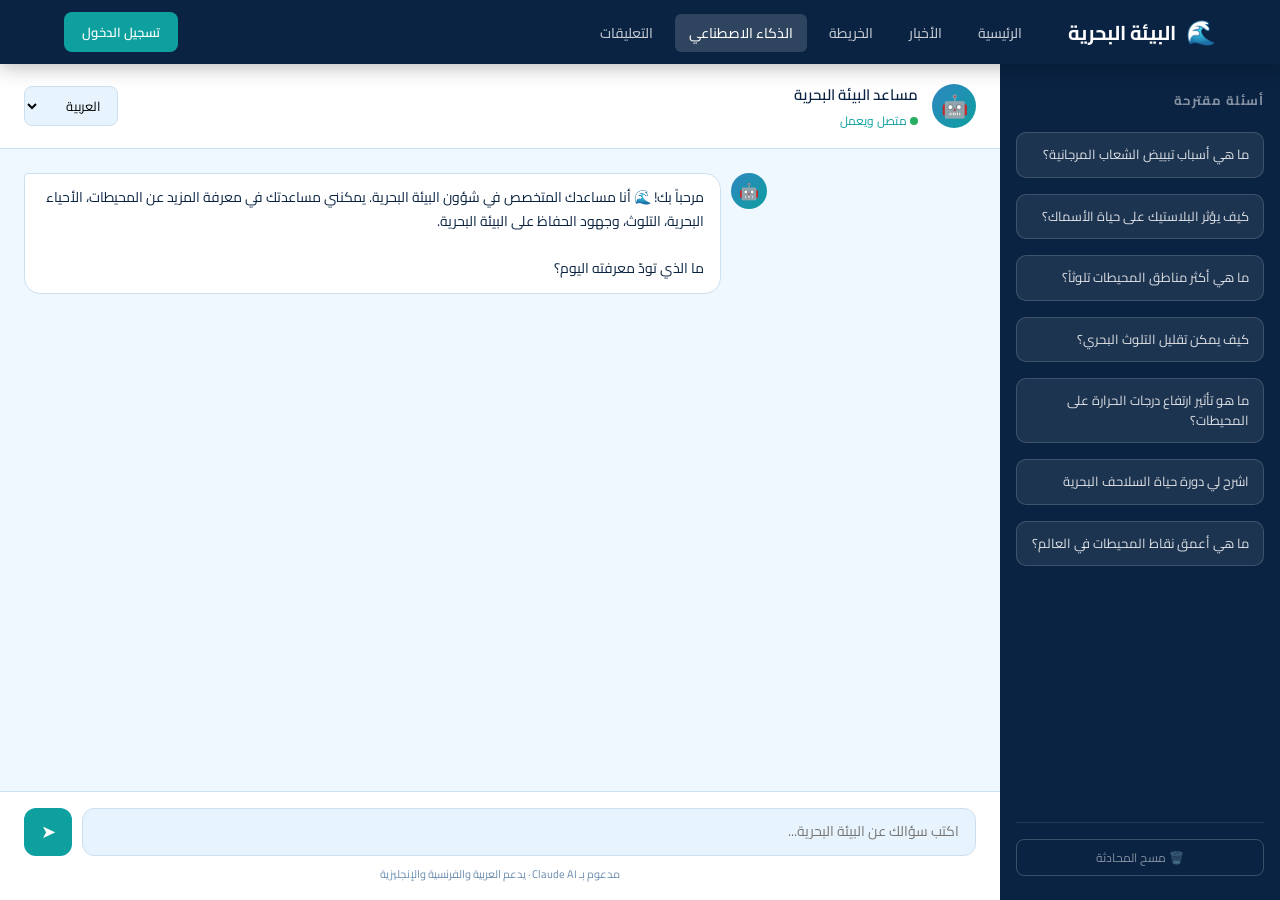
<file: chatbot.html>
<!DOCTYPE html>
<html lang="ar" dir="rtl">
<head>
  <meta charset="UTF-8" />
  <meta name="viewport" content="width=device-width, initial-scale=1.0" />
  <title>مساعد الذكاء الاصطناعي - البيئة البحرية</title>
  <link rel="stylesheet" href="style.css" />
  <link rel="stylesheet" href="https://fonts.googleapis.com/css2?family=Cairo:wght@400;600;700&display=swap" />
  <style>
    body { display: flex; flex-direction: column; height: 100vh; overflow: hidden; }
    .chat-page { flex: 1; display: grid; grid-template-columns: 280px 1fr; overflow: hidden; }
    .chat-sidebar {
      background: var(--ocean-deep); color: white; padding: 24px 16px;
      overflow-y: auto; display: flex; flex-direction: column; gap: 16px;
    }
    .sidebar-title { font-size: 13px; font-weight: 700; opacity: 0.5; text-transform: uppercase; letter-spacing: 1px; margin-bottom: 4px; }
    .suggestion-btn {
      background: rgba(255,255,255,0.08); border: 1px solid rgba(255,255,255,0.15);
      color: rgba(255,255,255,0.85); padding: 12px 14px; border-radius: 10px; font-size: 13px;
      cursor: pointer; font-family: var(--font); text-align: right; line-height: 1.5; width: 100%; transition: background 0.2s;
    }
    .suggestion-btn:hover { background: rgba(255,255,255,0.15); }
    .chat-main { display: flex; flex-direction: column; background: var(--sand); overflow: hidden; }
    .chat-header {
      background: white; border-bottom: 1px solid var(--border); padding: 16px 24px;
      display: flex; align-items: center; gap: 14px;
    }
    .bot-avatar {
      width: 44px; height: 44px; border-radius: 50%;
      background: linear-gradient(135deg, var(--ocean-light), var(--teal));
      display: flex; align-items: center; justify-content: center; font-size: 22px; flex-shrink: 0;
    }
    .bot-info h3 { font-size: 15px; font-weight: 600; color: var(--text-dark); }
    .bot-info p { font-size: 12px; color: var(--teal); }
    .status-dot { width: 8px; height: 8px; border-radius: 50%; background: #27ae60; margin-top: 2px; display: inline-block; }
    .lang-select { margin-right: auto; padding: 6px 12px; border: 1px solid var(--border); border-radius: 8px; font-family: var(--font); font-size: 13px; background: var(--ocean-foam); cursor: pointer; outline: none; }
    .messages { flex: 1; overflow-y: auto; padding: 24px; display: flex; flex-direction: column; gap: 16px; }
    .msg { display: flex; gap: 10px; max-width: 78%; }
    .msg.user { align-self: flex-start; flex-direction: row-reverse; }
    .msg.bot { align-self: flex-end; }
    .msg-avatar { width: 36px; height: 36px; border-radius: 50%; flex-shrink: 0; display: flex; align-items: center; justify-content: center; font-size: 16px; }
    .msg.user .msg-avatar { background: var(--ocean-deep); color: white; }
    .msg.bot .msg-avatar { background: linear-gradient(135deg, var(--ocean-light), var(--teal)); }
    .msg-bubble { padding: 12px 16px; border-radius: 16px; font-size: 14px; line-height: 1.7; }
    .msg.user .msg-bubble { background: var(--ocean-deep); color: white; border-radius: 16px 4px 16px 16px; }
    .msg.bot .msg-bubble { background: white; color: var(--text-dark); border: 1px solid var(--border); border-radius: 4px 16px 16px 16px; }
    .typing-indicator { display: flex; gap: 5px; padding: 4px 0; }
    .typing-indicator span { width: 8px; height: 8px; border-radius: 50%; background: var(--text-muted); animation: blink 1.2s infinite; }
    .typing-indicator span:nth-child(2) { animation-delay: 0.3s; }
    .typing-indicator span:nth-child(3) { animation-delay: 0.6s; }
    @keyframes blink { 0%,80%,100%{opacity:.2} 40%{opacity:1} }
    .chat-input-area {
      background: white; border-top: 1px solid var(--border); padding: 16px 24px;
    }
    .chat-input-row { display: flex; gap: 10px; align-items: flex-end; }
    .chat-input {
      flex: 1; border: 1px solid var(--border); border-radius: 12px; padding: 12px 16px;
      font-family: var(--font); font-size: 14px; outline: none; resize: none; min-height: 48px; max-height: 120px;
      background: var(--ocean-foam); color: var(--text-dark); line-height: 1.5;
      transition: border-color 0.2s;
    }
    .chat-input:focus { border-color: var(--ocean-light); }
    .send-btn {
      background: var(--teal); color: white; border: none; border-radius: 12px;
      width: 48px; height: 48px; font-size: 18px; cursor: pointer; transition: background 0.2s;
      display: flex; align-items: center; justify-content: center; flex-shrink: 0;
    }
    .send-btn:hover { background: #0b8888; }
    .send-btn:disabled { background: var(--border); cursor: not-allowed; }
    .input-hint { font-size: 11px; color: var(--text-muted); margin-top: 8px; text-align: center; }
    .clear-btn { background: none; border: 1px solid var(--border); color: var(--text-muted); padding: 6px 14px; border-radius: 8px; font-family: var(--font); font-size: 12px; cursor: pointer; }
    .clear-btn:hover { border-color: var(--coral); color: var(--coral); }
    @media (max-width: 768px) { .chat-sidebar { display: none; } }
  </style>
</head>
<body>
  <nav class="navbar">
    <div class="nav-inner">
      <a href="index.html" class="logo"><span class="logo-icon">🌊</span><span>البيئة البحرية</span></a>
      <ul class="nav-links">
        <li><a href="index.html">الرئيسية</a></li>
        <li><a href="news.html">الأخبار</a></li>
        <li><a href="map.html">الخريطة</a></li>
        <li><a href="chatbot.html" class="active">الذكاء الاصطناعي</a></li>
        <li><a href="comments.html">التعليقات</a></li>
      </ul>
      <div class="nav-actions">
        <a href="login.html" class="btn-login">تسجيل الدخول</a>
      </div>
    </div>
  </nav>

  <div class="chat-page">
    <aside class="chat-sidebar">
      <div>
        <div class="sidebar-title">أسئلة مقترحة</div>
      </div>
      <button class="suggestion-btn" onclick="askQuestion(this.textContent)">ما هي أسباب تبييض الشعاب المرجانية؟</button>
      <button class="suggestion-btn" onclick="askQuestion(this.textContent)">كيف يؤثر البلاستيك على حياة الأسماك؟</button>
      <button class="suggestion-btn" onclick="askQuestion(this.textContent)">ما هي أكثر مناطق المحيطات تلوثاً؟</button>
      <button class="suggestion-btn" onclick="askQuestion(this.textContent)">كيف يمكن تقليل التلوث البحري؟</button>
      <button class="suggestion-btn" onclick="askQuestion(this.textContent)">ما هو تأثير ارتفاع درجات الحرارة على المحيطات؟</button>
      <button class="suggestion-btn" onclick="askQuestion(this.textContent)">اشرح لي دورة حياة السلاحف البحرية</button>
      <button class="suggestion-btn" onclick="askQuestion(this.textContent)">ما هي أعمق نقاط المحيطات في العالم؟</button>

      <div style="margin-top: auto; padding-top: 16px; border-top: 1px solid rgba(255,255,255,0.1);">
        <button class="clear-btn" style="width:100%; color: rgba(255,255,255,0.5); border-color: rgba(255,255,255,0.2);" onclick="clearChat()">🗑️ مسح المحادثة</button>
      </div>
    </aside>

    <main class="chat-main">
      <div class="chat-header">
        <div class="bot-avatar">🤖</div>
        <div class="bot-info">
          <h3>مساعد البيئة البحرية</h3>
          <p><span class="status-dot"></span> متصل ويعمل</p>
        </div>
        <select class="lang-select" id="chat-lang">
          <option value="ar">العربية</option>
          <option value="fr">Français</option>
          <option value="en">English</option>
        </select>
      </div>

      <div class="messages" id="messages">
        <div class="msg bot">
          <div class="msg-avatar">🤖</div>
          <div class="msg-bubble">
            مرحباً بك! 🌊 أنا مساعدك المتخصص في شؤون البيئة البحرية. يمكنني مساعدتك في معرفة المزيد عن المحيطات، الأحياء البحرية، التلوث، وجهود الحفاظ على البيئة البحرية.<br/><br/>ما الذي تودّ معرفته اليوم؟
          </div>
        </div>
      </div>

      <div class="chat-input-area">
        <div class="chat-input-row">
          <textarea class="chat-input" id="user-input" placeholder="اكتب سؤالك عن البيئة البحرية..." rows="1" onkeydown="handleKey(event)" oninput="autoResize(this)"></textarea>
          <button class="send-btn" id="send-btn" onclick="sendMessage()">➤</button>
        </div>
        <p class="input-hint">مدعوم بـ Claude AI · يدعم العربية والفرنسية والإنجليزية</p>
      </div>
    </main>
  </div>

  <script>
    const API_URL = "https://api.anthropic.com/v1/messages";
    const SYSTEM_PROMPT = `أنت مساعد متخصص في البيئة البحرية، المحيطات، والأحياء البحرية. تعمل على موقع إخباري متخصص في أخبار البيئة البحرية.
    
مهامك:
- الإجابة على الأسئلة المتعلقة بالبيئة البحرية، المحيطات، الأسماك، الشعاب المرجانية، التلوث البحري
- شرح الظواهر البحرية بطريقة بسيطة ومفهومة
- تقديم معلومات علمية دقيقة وموثوقة
- التوعية بمخاطر التلوث وأهمية الحفاظ على البيئة البحرية

قواعد:
- أجب دائماً بنفس لغة السؤال (عربي/فرنسي/إنجليزي)
- استخدم الرموز التعبيرية بشكل معتدل لتجعل الإجابات أكثر حيوية
- ابقَ في نطاق موضوع البيئة البحرية والمحيطات
- إذا سُئلت عن موضوع خارج نطاقك، وجّه بلطف إلى الموضوع الرئيسي`;

    let conversationHistory = [];

    async function sendMessage(text) {
      const input = document.getElementById("user-input");
      const userText = text || input.value.trim();
      if (!userText) return;

      addMessage("user", userText);
      input.value = "";
      autoResize(input);

      document.getElementById("send-btn").disabled = true;

      const typingId = addTyping();

      conversationHistory.push({ role: "user", content: userText });

      try {
        const response = await fetch(API_URL, {
          method: "POST",
          headers: { "Content-Type": "application/json" },
          body: JSON.stringify({
            model: "claude-sonnet-4-6",
            max_tokens: 1000,
            system: SYSTEM_PROMPT,
            messages: conversationHistory
          })
        });

        const data = await response.json();
        removeTyping(typingId);

        if (data.content && data.content[0]) {
          const botReply = data.content[0].text;
          conversationHistory.push({ role: "assistant", content: botReply });
          addMessage("bot", botReply);
        } else {
          addMessage("bot", "عذراً، حدث خطأ في الاتصال. يرجى المحاولة مرة أخرى.");
        }
      } catch (e) {
        removeTyping(typingId);
        addMessage("bot", "❌ تعذر الاتصال بالمساعد. تحقق من الاتصال بالإنترنت وحاول مجدداً.");
      }

      document.getElementById("send-btn").disabled = false;
    }

    function addMessage(role, text) {
      const msgs = document.getElementById("messages");
      const div = document.createElement("div");
      div.className = `msg ${role}`;
      div.innerHTML = `
        <div class="msg-avatar">${role === "user" ? "👤" : "🤖"}</div>
        <div class="msg-bubble">${text.replace(/\n/g, "<br/>")}</div>
      `;
      msgs.appendChild(div);
      msgs.scrollTop = msgs.scrollHeight;
    }

    function addTyping() {
      const msgs = document.getElementById("messages");
      const div = document.createElement("div");
      const id = "typing-" + Date.now();
      div.id = id;
      div.className = "msg bot";
      div.innerHTML = `
        <div class="msg-avatar">🤖</div>
        <div class="msg-bubble"><div class="typing-indicator"><span></span><span></span><span></span></div></div>
      `;
      msgs.appendChild(div);
      msgs.scrollTop = msgs.scrollHeight;
      return id;
    }

    function removeTyping(id) {
      const el = document.getElementById(id);
      if (el) el.remove();
    }

    function askQuestion(q) { sendMessage(q); }

    function clearChat() {
      conversationHistory = [];
      const msgs = document.getElementById("messages");
      msgs.innerHTML = `
        <div class="msg bot">
          <div class="msg-avatar">🤖</div>
          <div class="msg-bubble">تم مسح المحادثة. كيف يمكنني مساعدتك؟ 🌊</div>
        </div>`;
    }

    function handleKey(e) {
      if (e.key === "Enter" && !e.shiftKey) { e.preventDefault(); sendMessage(); }
    }

    function autoResize(el) {
      el.style.height = "auto";
      el.style.height = Math.min(el.scrollHeight, 120) + "px";
    }
  </script>
</body>
</html>
</file>
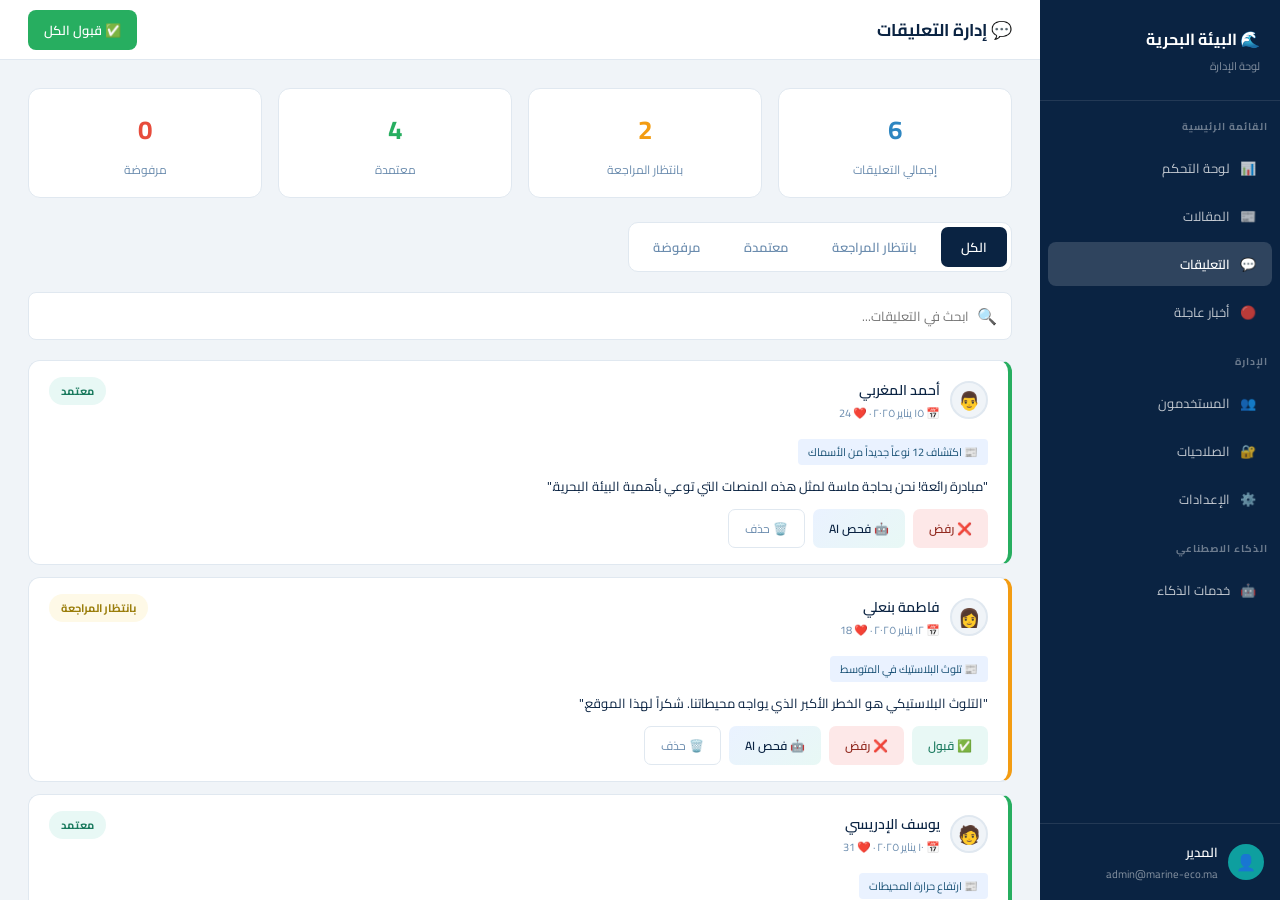
<file: comments (1).html>
<!DOCTYPE html>
<html lang="ar" dir="rtl">
<head>
  <meta charset="UTF-8" />
  <meta name="viewport" content="width=device-width, initial-scale=1.0" />
  <title>إدارة التعليقات - لوحة الإدارة</title>
  <link rel="stylesheet" href="https://fonts.googleapis.com/css2?family=Cairo:wght@400;600;700&display=swap" />
  <style>
    *, *::before, *::after { box-sizing: border-box; margin: 0; padding: 0; }
    body { font-family: 'Cairo', sans-serif; background: #f0f4f8; direction: rtl; display: flex; height: 100vh; overflow: hidden; }
    :root { --ocean: #0a2342; --ocean-light: #2e86c1; --teal: #0e9f9f; --coral: #e74c3c; --green: #27ae60; --border: #e0e8f0; --text: #0a2342; --muted: #6b8cae; --bg: #f0f4f8; }
    a { text-decoration: none; color: inherit; }
    ul { list-style: none; }
    .sidebar { width: 240px; background: var(--ocean); color: white; display: flex; flex-direction: column; flex-shrink: 0; overflow-y: auto; }
    .sidebar-logo { padding: 24px 20px; border-bottom: 1px solid rgba(255,255,255,0.1); }
    .sidebar-logo h1 { font-size: 16px; font-weight: 700; }
    .sidebar-logo p { font-size: 11px; opacity: 0.5; margin-top: 2px; }
    .nav-section { padding: 16px 12px 8px; font-size: 10px; font-weight: 700; opacity: 0.4; text-transform: uppercase; letter-spacing: 1px; }
    .nav-item { display: flex; align-items: center; gap: 10px; padding: 10px 16px; border-radius: 8px; margin: 2px 8px; font-size: 13px; cursor: pointer; transition: background 0.2s; color: rgba(255,255,255,0.75); }
    .nav-item:hover { background: rgba(255,255,255,0.1); color: white; }
    .nav-item.active { background: rgba(255,255,255,0.15); color: white; font-weight: 600; }
    .sidebar-footer { margin-top: auto; padding: 16px; border-top: 1px solid rgba(255,255,255,0.1); }
    .admin-avatar { width: 36px; height: 36px; border-radius: 50%; background: var(--teal); display: flex; align-items: center; justify-content: center; font-size: 16px; }
    .main { flex: 1; overflow-y: auto; display: flex; flex-direction: column; }
    .topbar { background: white; border-bottom: 1px solid var(--border); padding: 0 28px; height: 60px; display: flex; align-items: center; justify-content: space-between; flex-shrink: 0; }
    .topbar h2 { font-size: 17px; font-weight: 700; color: var(--text); }
    .content { padding: 28px; }

    .stats-row { display: grid; grid-template-columns: repeat(4, 1fr); gap: 16px; margin-bottom: 24px; }
    .stat { background: white; border-radius: 12px; padding: 16px 20px; border: 1px solid var(--border); text-align: center; }
    .stat-num { font-size: 26px; font-weight: 700; }
    .stat-label { font-size: 12px; color: var(--muted); margin-top: 4px; }
    .green { color: var(--green); }
    .orange { color: #f39c12; }
    .coral { color: var(--coral); }
    .blue { color: var(--ocean-light); }

    .toolbar { display: flex; gap: 12px; margin-bottom: 20px; flex-wrap: wrap; }
    .search-field { flex: 1; min-width: 200px; display: flex; align-items: center; gap: 8px; background: white; border: 1px solid var(--border); border-radius: 8px; padding: 8px 14px; }
    .search-field input { border: none; outline: none; font-family: 'Cairo', sans-serif; font-size: 13px; width: 100%; color: var(--text); }
    .filter-select { padding: 9px 14px; border: 1px solid var(--border); border-radius: 8px; font-family: 'Cairo', sans-serif; font-size: 13px; background: white; outline: none; cursor: pointer; }

    .tabs { display: flex; gap: 4px; background: white; border: 1px solid var(--border); border-radius: 10px; padding: 4px; margin-bottom: 20px; width: fit-content; }
    .tab-btn { padding: 8px 20px; border-radius: 7px; font-size: 13px; font-weight: 600; cursor: pointer; border: none; background: transparent; font-family: 'Cairo', sans-serif; color: var(--muted); transition: all 0.2s; }
    .tab-btn.active { background: var(--ocean); color: white; }

    .comment-cards { display: flex; flex-direction: column; gap: 12px; }
    .comment-card { background: white; border-radius: 12px; border: 1px solid var(--border); padding: 16px 20px; }
    .comment-card.pending-card { border-right: 4px solid #f39c12; }
    .comment-card.approved-card { border-right: 4px solid var(--green); }
    .comment-card.rejected-card { border-right: 4px solid var(--coral); }
    .card-top { display: flex; justify-content: space-between; align-items: flex-start; margin-bottom: 12px; }
    .user-info { display: flex; align-items: center; gap: 10px; }
    .avatar { width: 38px; height: 38px; border-radius: 50%; background: var(--bg); display: flex; align-items: center; justify-content: center; font-size: 18px; border: 2px solid var(--border); }
    .user-meta h4 { font-size: 14px; font-weight: 600; color: var(--text); }
    .user-meta p { font-size: 11px; color: var(--muted); }
    .status-pill { padding: 4px 12px; border-radius: 20px; font-size: 11px; font-weight: 700; }
    .pending-pill { background: #fef9e7; color: #9a7d0a; }
    .approved-pill { background: #e8f8f5; color: #1a7a5e; }
    .rejected-pill { background: #fde8e8; color: #922b21; }
    .article-ref { font-size: 11px; background: #eaf2ff; color: #1a5276; padding: 3px 10px; border-radius: 4px; display: inline-block; margin-bottom: 10px; }
    .comment-text { font-size: 13px; color: var(--text); line-height: 1.7; margin-bottom: 12px; }
    .card-actions { display: flex; gap: 8px; }
    .approve-btn { background: #e8f8f5; color: #1a7a5e; border: none; border-radius: 7px; padding: 7px 16px; font-family: 'Cairo', sans-serif; font-size: 12px; font-weight: 600; cursor: pointer; transition: background 0.2s; }
    .approve-btn:hover { background: #c9f0e4; }
    .reject-btn { background: #fde8e8; color: #922b21; border: none; border-radius: 7px; padding: 7px 16px; font-family: 'Cairo', sans-serif; font-size: 12px; font-weight: 600; cursor: pointer; }
    .delete-btn { background: none; border: 1px solid var(--border); color: var(--muted); border-radius: 7px; padding: 7px 16px; font-family: 'Cairo', sans-serif; font-size: 12px; cursor: pointer; }
    .delete-btn:hover { border-color: var(--coral); color: var(--coral); }
    .ai-check { background: linear-gradient(135deg, #eaf2ff, #e8f8f5); border: none; border-radius: 7px; padding: 7px 16px; font-family: 'Cairo', sans-serif; font-size: 12px; font-weight: 600; cursor: pointer; color: var(--ocean); }
    .ai-result { font-size: 11px; padding: 6px 10px; border-radius: 6px; margin-top: 8px; }
    .ai-ok { background: #e8f8f5; color: #1a7a5e; }
    .ai-bad { background: #fde8e8; color: #922b21; }

    .empty { text-align: center; padding: 60px; color: var(--muted); }
    .empty span { font-size: 48px; display: block; margin-bottom: 12px; }

    .toast { position: fixed; bottom: 24px; left: 50%; transform: translateX(-50%); background: #0a2342; color: white; padding: 12px 24px; border-radius: 10px; font-size: 13px; font-weight: 600; z-index: 300; opacity: 0; transition: opacity 0.3s; pointer-events: none; }
    .toast.show { opacity: 1; }
  </style>
</head>
<body>
  <aside class="sidebar">
    <div class="sidebar-logo"><h1>🌊 البيئة البحرية</h1><p>لوحة الإدارة</p></div>
    <div class="nav-section">القائمة الرئيسية</div>
    <a href="dashboard.html" class="nav-item"><span>📊</span> لوحة التحكم</a>
    <a href="articles.html" class="nav-item"><span>📰</span> المقالات</a>
    <a href="comments.html" class="nav-item active"><span>💬</span> التعليقات</a>
    <a href="breaking.html" class="nav-item"><span>🔴</span> أخبار عاجلة</a>
    <div class="nav-section">الإدارة</div>
    <a href="users.html" class="nav-item"><span>👥</span> المستخدمون</a>
    <a href="permissions.html" class="nav-item"><span>🔐</span> الصلاحيات</a>
    <a href="settings.html" class="nav-item"><span>⚙️</span> الإعدادات</a>
    <div class="nav-section">الذكاء الاصطناعي</div>
    <a href="ai.html" class="nav-item"><span>🤖</span> خدمات الذكاء</a>
    <div class="sidebar-footer"><div style="display:flex;align-items:center;gap:10px"><div class="admin-avatar">👤</div><div><div style="font-size:13px;font-weight:600">المدير</div><div style="font-size:11px;opacity:.5">admin@marine-eco.ma</div></div></div></div>
  </aside>

  <div class="main">
    <div class="topbar">
      <h2>💬 إدارة التعليقات</h2>
      <div style="display:flex;gap:10px">
        <button onclick="approveAll()" style="background:var(--green);color:white;border:none;border-radius:8px;padding:8px 16px;font-family:'Cairo',sans-serif;font-size:13px;font-weight:600;cursor:pointer">✅ قبول الكل</button>
      </div>
    </div>
    <div class="content">
      <div class="stats-row">
        <div class="stat"><div class="stat-num blue" id="stat-total">6</div><div class="stat-label">إجمالي التعليقات</div></div>
        <div class="stat"><div class="stat-num orange" id="stat-pending">2</div><div class="stat-label">بانتظار المراجعة</div></div>
        <div class="stat"><div class="stat-num green" id="stat-approved">4</div><div class="stat-label">معتمدة</div></div>
        <div class="stat"><div class="stat-num coral" id="stat-rejected">0</div><div class="stat-label">مرفوضة</div></div>
      </div>

      <div class="tabs">
        <button class="tab-btn active" onclick="switchTab('all', this)">الكل</button>
        <button class="tab-btn" onclick="switchTab('pending', this)">بانتظار المراجعة</button>
        <button class="tab-btn" onclick="switchTab('approved', this)">معتمدة</button>
        <button class="tab-btn" onclick="switchTab('rejected', this)">مرفوضة</button>
      </div>

      <div class="toolbar">
        <div class="search-field">
          <span>🔍</span>
          <input type="text" id="search-input" placeholder="ابحث في التعليقات..." oninput="renderComments()" />
        </div>
      </div>

      <div class="comment-cards" id="comments-container"></div>
    </div>
  </div>

  <div class="toast" id="toast"></div>

  <script>
    let comments = [
      { id:1, name:"أحمد المغربي", avatar:"👨", article:"اكتشاف 12 نوعاً جديداً من الأسماك", date:"١٥ يناير ٢٠٢٥", text:"مبادرة رائعة! نحن بحاجة ماسة لمثل هذه المنصات التي توعي بأهمية البيئة البحرية.", status:"approved", likes:24 },
      { id:2, name:"فاطمة بنعلي", avatar:"👩", article:"تلوث البلاستيك في المتوسط", date:"١٢ يناير ٢٠٢٥", text:"التلوث البلاستيكي هو الخطر الأكبر الذي يواجه محيطاتنا. شكراً لهذا الموقع.", status:"pending", likes:18 },
      { id:3, name:"يوسف الإدريسي", avatar:"🧑", article:"ارتفاع حرارة المحيطات", date:"١٠ يناير ٢٠٢٥", text:"هل يمكن مشاركة هذه المقالات على وسائل التواصل الاجتماعي؟ الموقع رائع.", status:"approved", likes:31 },
      { id:4, name:"مريم الصالحي", avatar:"👩‍🔬", article:"الشعاب المرجانية", date:"٨ يناير ٢٠٢٥", text:"كباحثة في علم الأحياء البحرية، أثني على جودة المعلومات المقدمة.", status:"approved", likes:45 },
      { id:5, name:"مجهول", avatar:"👤", article:"ارتفاع حرارة المحيطات", date:"٩ يناير ٢٠٢٥", text:"هذا المحتوى كذب ومبالغ فيه!", status:"pending", likes:0 },
      { id:6, name:"كريم البوعزيزي", avatar:"👨‍💻", article:"نجاح برنامج إعادة توطين الحيتان", date:"٧ يناير ٢٠٢٥", text:"أخبار رائعة! استمروا في نشر الوعي البيئي.", status:"approved", likes:12 },
    ];

    let activeTab = 'all';

    function switchTab(tab, btn) {
      activeTab = tab;
      document.querySelectorAll('.tab-btn').forEach(b => b.classList.remove('active'));
      btn.classList.add('active');
      renderComments();
    }

    function renderComments() {
      const q = document.getElementById('search-input').value.toLowerCase();
      let list = comments.filter(c =>
        (activeTab === 'all' || c.status === activeTab) &&
        (!q || c.text.toLowerCase().includes(q) || c.name.toLowerCase().includes(q))
      );

      updateStats();

      const container = document.getElementById('comments-container');
      if (!list.length) {
        container.innerHTML = '<div class="empty"><span>💬</span><p>لا توجد تعليقات</p></div>';
        return;
      }
      container.innerHTML = list.map(c => `
        <div class="comment-card ${c.status}-card" id="card-${c.id}">
          <div class="card-top">
            <div class="user-info">
              <div class="avatar">${c.avatar}</div>
              <div class="user-meta">
                <h4>${c.name}</h4>
                <p>📅 ${c.date} · ❤️ ${c.likes}</p>
              </div>
            </div>
            <span class="status-pill ${c.status}-pill">${{pending:'بانتظار المراجعة', approved:'معتمد', rejected:'مرفوض'}[c.status]}</span>
          </div>
          <div class="article-ref">📰 ${c.article}</div>
          <p class="comment-text">"${c.text}"</p>
          <div class="card-actions">
            ${c.status !== 'approved' ? `<button class="approve-btn" onclick="changeStatus(${c.id},'approved')">✅ قبول</button>` : ''}
            ${c.status !== 'rejected' ? `<button class="reject-btn" onclick="changeStatus(${c.id},'rejected')">❌ رفض</button>` : ''}
            <button class="ai-check" onclick="aiModerate(${c.id})">🤖 فحص AI</button>
            <button class="delete-btn" onclick="deleteComment(${c.id})">🗑️ حذف</button>
          </div>
          <div id="ai-res-${c.id}" style="display:none"></div>
        </div>
      `).join('');
    }

    function updateStats() {
      document.getElementById('stat-total').textContent = comments.length;
      document.getElementById('stat-pending').textContent = comments.filter(c => c.status === 'pending').length;
      document.getElementById('stat-approved').textContent = comments.filter(c => c.status === 'approved').length;
      document.getElementById('stat-rejected').textContent = comments.filter(c => c.status === 'rejected').length;
    }

    function changeStatus(id, status) {
      const c = comments.find(x => x.id === id);
      c.status = status;
      renderComments();
      showToast(status === 'approved' ? '✅ تم قبول التعليق' : '❌ تم رفض التعليق');
    }

    function deleteComment(id) {
      comments = comments.filter(c => c.id !== id);
      renderComments();
      showToast('🗑️ تم حذف التعليق');
    }

    function approveAll() {
      comments.filter(c => c.status === 'pending').forEach(c => c.status = 'approved');
      renderComments();
      showToast('✅ تم قبول جميع التعليقات المعلقة');
    }

    async function aiModerate(id) {
      const c = comments.find(x => x.id === id);
      const resDiv = document.getElementById(`ai-res-${id}`);
      resDiv.style.display = 'block';
      resDiv.className = 'ai-result';
      resDiv.textContent = '⏳ جارٍ الفحص...';
      try {
        const res = await fetch('https://api.anthropic.com/v1/messages', {
          method: 'POST',
          headers: { 'Content-Type': 'application/json' },
          body: JSON.stringify({
            model: 'claude-sonnet-4-6', max_tokens: 200,
            messages: [{ role: 'user', content: `راجع هذا التعليق وقرر إذا كان مناسباً للنشر على موقع بيئي عائلي:\n"${c.text}"\nأجب بـ JSON فقط: {"approved":true/false,"reason":"السبب"}` }]
          })
        });
        const data = await res.json();
        const result = JSON.parse(data.content[0].text.replace(/```json|```/g, '').trim());
        resDiv.className = 'ai-result ' + (result.approved ? 'ai-ok' : 'ai-bad');
        resDiv.textContent = result.approved ? `✅ الذكاء الاصطناعي: التعليق مناسب للنشر` : `❌ الذكاء الاصطناعي: ${result.reason}`;
      } catch {
        resDiv.textContent = '❌ تعذر الاتصال بالذكاء الاصطناعي';
      }
    }

    function showToast(msg) {
      const t = document.getElementById('toast');
      t.textContent = msg;
      t.classList.add('show');
      setTimeout(() => t.classList.remove('show'), 3000);
    }

    renderComments();
  </script>
</body>
</html>
</file>
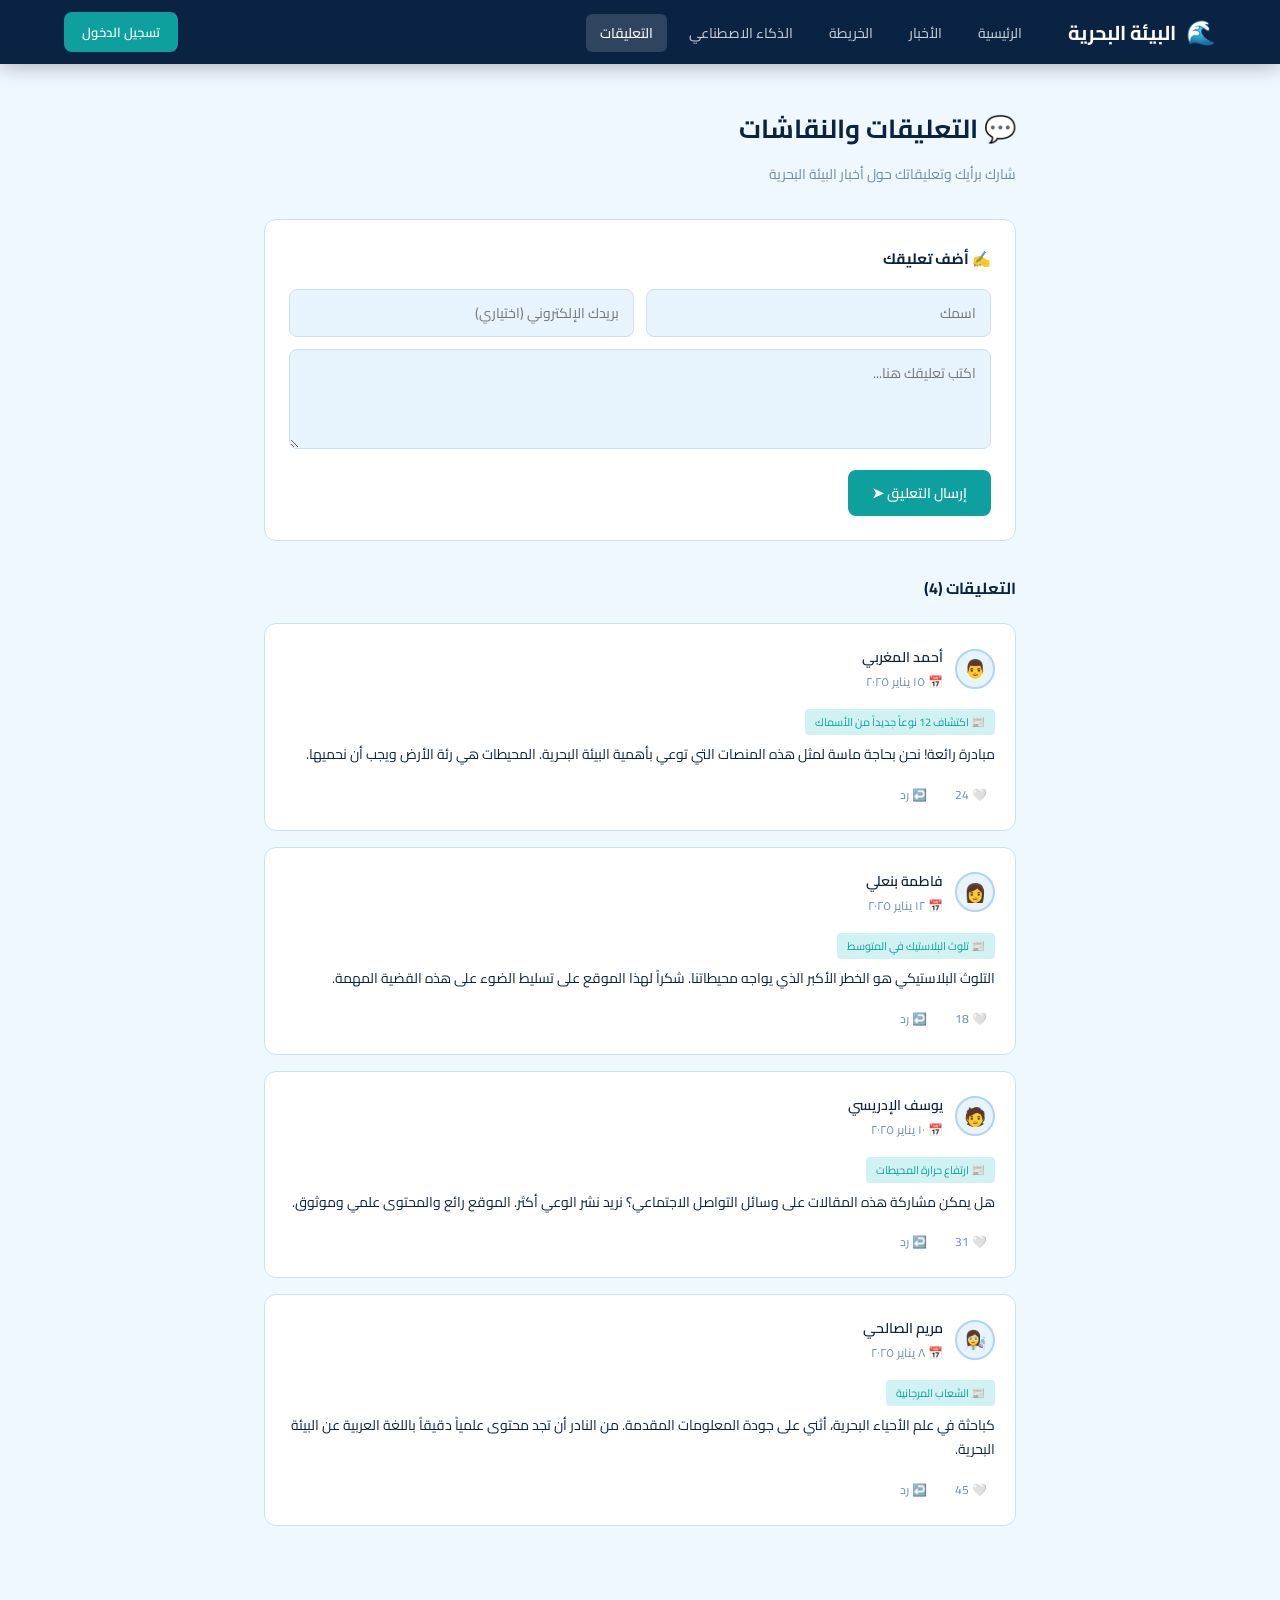
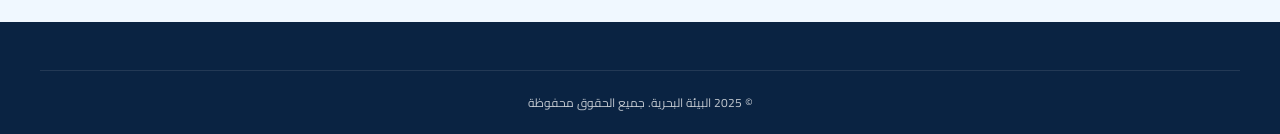
<file: comments.html>
<!DOCTYPE html>
<html lang="ar" dir="rtl">
<head>
  <meta charset="UTF-8" />
  <meta name="viewport" content="width=device-width, initial-scale=1.0" />
  <title>التعليقات - البيئة البحرية</title>
  <link rel="stylesheet" href="style.css" />
  <link rel="stylesheet" href="https://fonts.googleapis.com/css2?family=Cairo:wght@400;600;700&display=swap" />
  <style>
    .comments-page { max-width: 800px; margin: 0 auto; padding: 40px 24px; }
    .page-title { font-size: 26px; font-weight: 700; color: var(--ocean-deep); margin-bottom: 8px; }
    .page-subtitle { font-size: 14px; color: var(--text-muted); margin-bottom: 32px; }
    .comment-form { background: white; border-radius: var(--radius); border: 1px solid var(--border); padding: 24px; margin-bottom: 32px; }
    .comment-form h3 { font-size: 15px; font-weight: 700; color: var(--ocean-deep); margin-bottom: 16px; }
    .form-row { display: grid; grid-template-columns: 1fr 1fr; gap: 12px; margin-bottom: 12px; }
    .form-field input, .form-field textarea {
      width: 100%; padding: 10px 14px; border: 1px solid var(--border); border-radius: 8px;
      font-family: var(--font); font-size: 14px; outline: none; color: var(--text-dark);
      background: var(--ocean-foam); transition: border-color 0.2s;
    }
    .form-field input:focus, .form-field textarea:focus { border-color: var(--ocean-light); background: white; }
    .form-field textarea { resize: vertical; min-height: 100px; }
    .comment-submit { background: var(--teal); color: white; border: none; padding: 10px 24px; border-radius: 8px; font-family: var(--font); font-size: 14px; font-weight: 600; cursor: pointer; transition: background 0.2s; }
    .comment-submit:hover { background: #0b8888; }
    .comments-list h3 { font-size: 16px; font-weight: 700; color: var(--ocean-deep); margin-bottom: 20px; }
    .comment-card { background: white; border-radius: var(--radius); border: 1px solid var(--border); padding: 20px; margin-bottom: 16px; }
    .comment-header { display: flex; align-items: center; gap: 12px; margin-bottom: 12px; }
    .avatar { width: 40px; height: 40px; border-radius: 50%; background: var(--ocean-foam); border: 2px solid var(--ocean-pale); display: flex; align-items: center; justify-content: center; font-size: 18px; flex-shrink: 0; }
    .comment-meta h4 { font-size: 14px; font-weight: 600; color: var(--text-dark); }
    .comment-meta p { font-size: 12px; color: var(--text-muted); }
    .comment-text { font-size: 14px; color: var(--text-dark); line-height: 1.7; margin-bottom: 12px; }
    .comment-actions { display: flex; gap: 12px; }
    .action-btn { background: none; border: none; font-family: var(--font); font-size: 12px; color: var(--text-muted); cursor: pointer; padding: 4px 8px; border-radius: 4px; transition: all 0.2s; }
    .action-btn:hover { background: var(--ocean-foam); color: var(--ocean-light); }
    .like-btn.liked { color: var(--coral); }
    .article-ref { display: inline-block; background: var(--teal-light); color: var(--teal); font-size: 11px; padding: 3px 10px; border-radius: 4px; margin-bottom: 8px; }
  </style>
</head>
<body>
  <nav class="navbar">
    <div class="nav-inner">
      <a href="index.html" class="logo"><span class="logo-icon">🌊</span><span>البيئة البحرية</span></a>
      <ul class="nav-links">
        <li><a href="index.html">الرئيسية</a></li>
        <li><a href="news.html">الأخبار</a></li>
        <li><a href="map.html">الخريطة</a></li>
        <li><a href="chatbot.html">الذكاء الاصطناعي</a></li>
        <li><a href="comments.html" class="active">التعليقات</a></li>
      </ul>
      <div class="nav-actions"><a href="login.html" class="btn-login">تسجيل الدخول</a></div>
    </div>
  </nav>

  <div class="comments-page">
    <h1 class="page-title">💬 التعليقات والنقاشات</h1>
    <p class="page-subtitle">شارك برأيك وتعليقاتك حول أخبار البيئة البحرية</p>

    <div class="comment-form">
      <h3>✍️ أضف تعليقك</h3>
      <div class="form-row">
        <div class="form-field"><input type="text" id="c-name" placeholder="اسمك" /></div>
        <div class="form-field"><input type="email" id="c-email" placeholder="بريدك الإلكتروني (اختياري)" /></div>
      </div>
      <div class="form-field" style="margin-bottom: 12px;">
        <textarea id="c-text" placeholder="اكتب تعليقك هنا..."></textarea>
      </div>
      <button class="comment-submit" onclick="addComment()">إرسال التعليق ➤</button>
    </div>

    <div class="comments-list">
      <h3 id="count-title">التعليقات (4)</h3>
      <div id="comments-container"></div>
    </div>
  </div>

  <footer class="footer" style="margin-top: 40px;">
    <div class="footer-bottom"><p>© 2025 البيئة البحرية. جميع الحقوق محفوظة</p></div>
  </footer>

  <script>
    let comments = [
      { id:1, name:"أحمد المغربي", avatar:"👨", date:"١٥ يناير ٢٠٢٥", text:"مبادرة رائعة! نحن بحاجة ماسة لمثل هذه المنصات التي توعي بأهمية البيئة البحرية. المحيطات هي رئة الأرض ويجب أن نحميها.", article:"اكتشاف 12 نوعاً جديداً من الأسماك", likes:24, liked:false },
      { id:2, name:"فاطمة بنعلي", avatar:"👩", date:"١٢ يناير ٢٠٢٥", text:"التلوث البلاستيكي هو الخطر الأكبر الذي يواجه محيطاتنا. شكراً لهذا الموقع على تسليط الضوء على هذه القضية المهمة.", article:"تلوث البلاستيك في المتوسط", likes:18, liked:false },
      { id:3, name:"يوسف الإدريسي", avatar:"🧑", date:"١٠ يناير ٢٠٢٥", text:"هل يمكن مشاركة هذه المقالات على وسائل التواصل الاجتماعي؟ نريد نشر الوعي أكثر. الموقع رائع والمحتوى علمي وموثوق.", article:"ارتفاع حرارة المحيطات", likes:31, liked:false },
      { id:4, name:"مريم الصالحي", avatar:"👩‍🔬", date:"٨ يناير ٢٠٢٥", text:"كباحثة في علم الأحياء البحرية، أثني على جودة المعلومات المقدمة. من النادر أن تجد محتوى علمياً دقيقاً باللغة العربية عن البيئة البحرية.", article:"الشعاب المرجانية", likes:45, liked:false }
    ];

    function renderComments() {
      const container = document.getElementById("comments-container");
      document.getElementById("count-title").textContent = `التعليقات (${comments.length})`;
      container.innerHTML = comments.map(c => `
        <div class="comment-card" id="comment-${c.id}">
          <div class="comment-header">
            <div class="avatar">${c.avatar}</div>
            <div class="comment-meta">
              <h4>${c.name}</h4>
              <p>📅 ${c.date}</p>
            </div>
          </div>
          <span class="article-ref">📰 ${c.article}</span>
          <p class="comment-text">${c.text}</p>
          <div class="comment-actions">
            <button class="action-btn like-btn ${c.liked ? 'liked' : ''}" onclick="toggleLike(${c.id})">
              ${c.liked ? '❤️' : '🤍'} ${c.likes}
            </button>
            <button class="action-btn" onclick="replyTo('${c.name}')">↩️ رد</button>
          </div>
        </div>
      `).join("");
    }

    function addComment() {
      const name = document.getElementById("c-name").value.trim();
      const text = document.getElementById("c-text").value.trim();
      if (!name || !text) { alert("يرجى كتابة اسمك وتعليقك"); return; }
      comments.unshift({
        id: Date.now(), name, avatar: "👤", date: "الآن",
        text, article: "عام", likes: 0, liked: false
      });
      document.getElementById("c-name").value = "";
      document.getElementById("c-text").value = "";
      renderComments();
    }

    function toggleLike(id) {
      const c = comments.find(x => x.id === id);
      if (!c) return;
      c.liked = !c.liked;
      c.likes += c.liked ? 1 : -1;
      renderComments();
    }

    function replyTo(name) {
      document.getElementById("c-text").value = `@${name} `;
      document.getElementById("c-text").focus();
      document.querySelector(".comment-form").scrollIntoView({ behavior: "smooth" });
    }

    renderComments();
  </script>
</body>
</html>
</file>
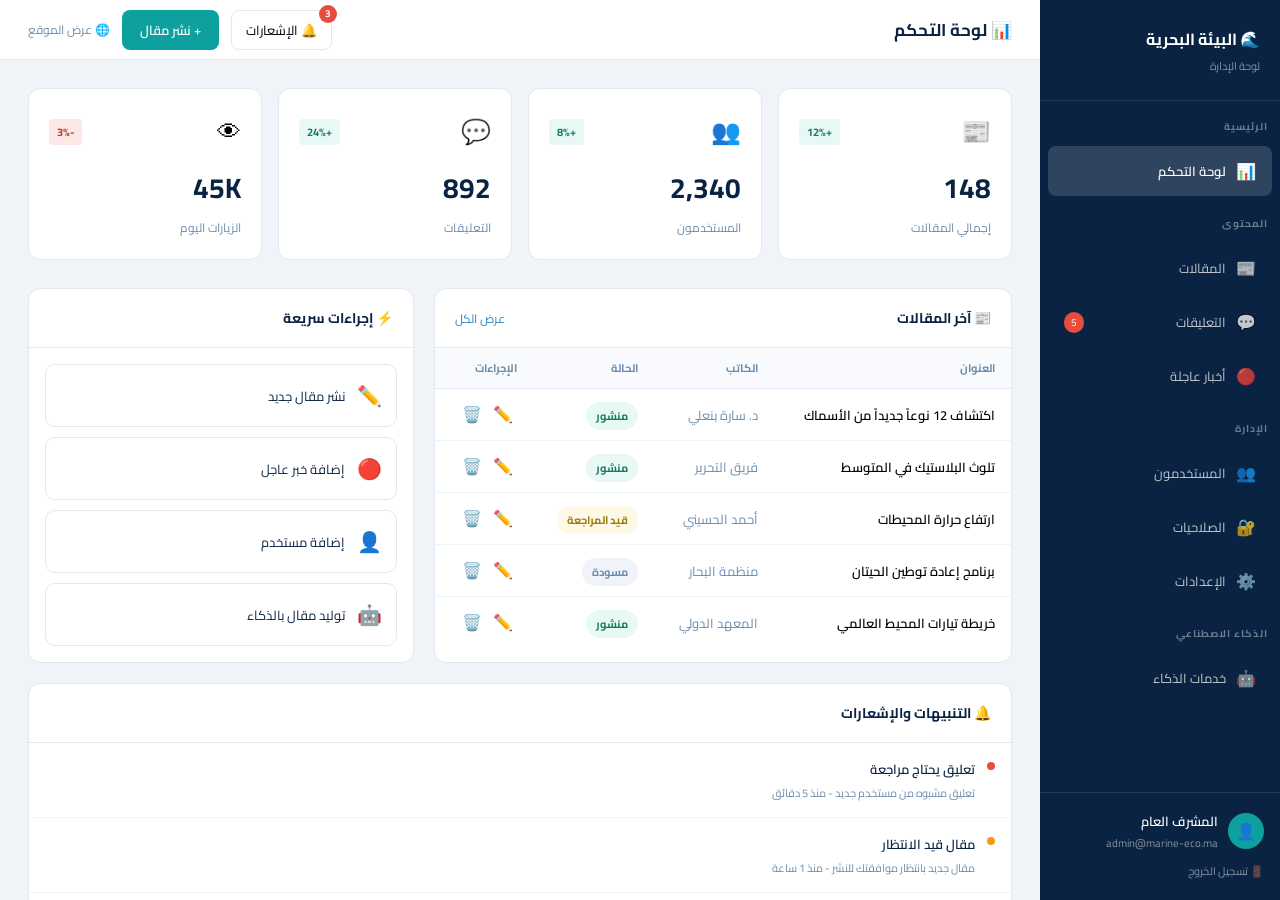
<file: dashboard.html>
<!DOCTYPE html>
<html lang="ar" dir="rtl">
<head>
  <meta charset="UTF-8" />
  <meta name="viewport" content="width=device-width, initial-scale=1.0" />
  <title>لوحة الإدارة - البيئة البحرية</title>
  <link rel="stylesheet" href="https://fonts.googleapis.com/css2?family=Cairo:wght@400;600;700&display=swap" />
  <style>
    *, *::before, *::after { box-sizing: border-box; margin: 0; padding: 0; }
    body { font-family: 'Cairo', sans-serif; background: #f0f4f8; direction: rtl; display: flex; height: 100vh; overflow: hidden; }
    :root {
      --ocean: #0a2342; --ocean-mid: #1a5276; --ocean-light: #2e86c1;
      --teal: #0e9f9f; --coral: #e74c3c; --green: #27ae60;
      --border: #e0e8f0; --text: #0a2342; --muted: #6b8cae; --bg: #f0f4f8;
    }
    a { text-decoration: none; color: inherit; }
    ul { list-style: none; }

    /* SIDEBAR */
    .sidebar {
      width: 240px; background: var(--ocean); color: white;
      display: flex; flex-direction: column; flex-shrink: 0; overflow-y: auto;
    }
    .sidebar-logo { padding: 24px 20px; border-bottom: 1px solid rgba(255,255,255,0.1); }
    .sidebar-logo h1 { font-size: 16px; font-weight: 700; }
    .sidebar-logo p { font-size: 11px; opacity: 0.5; margin-top: 2px; }
    .nav-section { padding: 16px 12px 8px; font-size: 10px; font-weight: 700; opacity: 0.4; text-transform: uppercase; letter-spacing: 1px; }
    .nav-item {
      display: flex; align-items: center; gap: 10px; padding: 10px 16px;
      border-radius: 8px; margin: 2px 8px; font-size: 13px; cursor: pointer;
      transition: background 0.2s; color: rgba(255,255,255,0.75);
    }
    .nav-item:hover { background: rgba(255,255,255,0.1); color: white; }
    .nav-item.active { background: rgba(255,255,255,0.15); color: white; font-weight: 600; }
    .nav-item .nav-icon { font-size: 16px; }
    .sidebar-footer { margin-top: auto; padding: 16px; border-top: 1px solid rgba(255,255,255,0.1); }
    .admin-profile { display: flex; align-items: center; gap: 10px; }
    .admin-avatar { width: 36px; height: 36px; border-radius: 50%; background: var(--teal); display: flex; align-items: center; justify-content: center; font-size: 16px; }
    .admin-info h4 { font-size: 13px; font-weight: 600; }
    .admin-info p { font-size: 11px; opacity: 0.5; }
    .logout-btn { background: none; border: none; color: rgba(255,255,255,0.5); font-family: 'Cairo', sans-serif; font-size: 11px; cursor: pointer; margin-top: 8px; padding: 0; }

    /* MAIN */
    .main { flex: 1; overflow-y: auto; display: flex; flex-direction: column; }
    .topbar {
      background: white; border-bottom: 1px solid var(--border); padding: 0 28px;
      height: 60px; display: flex; align-items: center; justify-content: space-between; flex-shrink: 0;
    }
    .topbar h2 { font-size: 17px; font-weight: 700; color: var(--text); }
    .topbar-actions { display: flex; align-items: center; gap: 12px; }
    .badge-btn { position: relative; background: none; border: 1px solid var(--border); border-radius: 8px; padding: 7px 14px; font-family: 'Cairo', sans-serif; font-size: 13px; cursor: pointer; display: flex; align-items: center; gap: 6px; }
    .badge { position: absolute; top: -6px; right: -6px; background: var(--coral); color: white; border-radius: 50%; width: 18px; height: 18px; font-size: 10px; display: flex; align-items: center; justify-content: center; font-weight: 700; }
    .publish-btn { background: var(--teal); color: white; border: none; border-radius: 8px; padding: 8px 18px; font-family: 'Cairo', sans-serif; font-size: 13px; font-weight: 600; cursor: pointer; }

    /* CONTENT */
    .content { padding: 28px; flex: 1; }
    .stats-row { display: grid; grid-template-columns: repeat(4, 1fr); gap: 16px; margin-bottom: 28px; }
    .stat { background: white; border-radius: 12px; padding: 20px; border: 1px solid var(--border); }
    .stat-top { display: flex; justify-content: space-between; align-items: center; margin-bottom: 8px; }
    .stat-icon { font-size: 24px; }
    .stat-change { font-size: 11px; font-weight: 700; padding: 3px 8px; border-radius: 4px; }
    .up { background: #e8f8f5; color: #1a7a5e; }
    .down { background: #fde8e8; color: #c0392b; }
    .stat-num { font-size: 28px; font-weight: 700; color: var(--text); }
    .stat-label { font-size: 12px; color: var(--muted); margin-top: 2px; }

    .grid-2 { display: grid; grid-template-columns: 1.5fr 1fr; gap: 20px; margin-bottom: 20px; }
    .panel { background: white; border-radius: 12px; border: 1px solid var(--border); overflow: hidden; }
    .panel-header { padding: 16px 20px; border-bottom: 1px solid var(--border); display: flex; justify-content: space-between; align-items: center; }
    .panel-header h3 { font-size: 14px; font-weight: 700; color: var(--text); }
    .panel-link { font-size: 12px; color: var(--ocean-light); cursor: pointer; }

    /* ARTICLES TABLE */
    .articles-table { width: 100%; border-collapse: collapse; }
    .articles-table th { padding: 10px 16px; text-align: right; font-size: 11px; font-weight: 700; color: var(--muted); background: #f8fafd; border-bottom: 1px solid var(--border); }
    .articles-table td { padding: 12px 16px; font-size: 13px; border-bottom: 1px solid #f0f4f8; vertical-align: middle; }
    .articles-table tr:last-child td { border-bottom: none; }
    .status-pill { padding: 4px 10px; border-radius: 20px; font-size: 11px; font-weight: 700; }
    .published { background: #e8f8f5; color: #1a7a5e; }
    .pending { background: #fef9e7; color: #9a7d0a; }
    .draft { background: #f0f4f8; color: #6b8cae; }
    .action-icon { background: none; border: none; cursor: pointer; font-size: 16px; padding: 4px; border-radius: 4px; transition: background 0.2s; }
    .action-icon:hover { background: var(--bg); }

    /* QUICK ACTIONS */
    .quick-actions { display: flex; flex-direction: column; gap: 10px; padding: 16px; }
    .quick-btn {
      display: flex; align-items: center; gap: 12px; padding: 12px 14px;
      border-radius: 10px; border: 1px solid var(--border); background: white; cursor: pointer;
      font-family: 'Cairo', sans-serif; font-size: 13px; text-align: right; width: 100%; transition: all 0.2s;
      color: var(--text);
    }
    .quick-btn:hover { border-color: var(--ocean-light); background: #f0f8ff; }
    .quick-icon { font-size: 20px; }

    /* ALERTS */
    .alert-item { display: flex; gap: 12px; padding: 14px 16px; border-bottom: 1px solid #f0f4f8; }
    .alert-item:last-child { border-bottom: none; }
    .alert-dot { width: 8px; height: 8px; border-radius: 50%; margin-top: 5px; flex-shrink: 0; }
    .alert-item h4 { font-size: 13px; font-weight: 600; color: var(--text); margin-bottom: 2px; }
    .alert-item p { font-size: 11px; color: var(--muted); }

    /* MODAL */
    .modal-overlay { position: fixed; inset: 0; background: rgba(0,0,0,0.5); z-index: 100; display: none; align-items: center; justify-content: center; }
    .modal-overlay.open { display: flex; }
    .modal { background: white; border-radius: 16px; padding: 32px; width: 600px; max-width: 95vw; max-height: 90vh; overflow-y: auto; }
    .modal h2 { font-size: 18px; font-weight: 700; margin-bottom: 20px; color: var(--text); }
    .modal-field { margin-bottom: 16px; }
    .modal-field label { display: block; font-size: 12px; font-weight: 700; color: var(--muted); margin-bottom: 6px; }
    .modal-field input, .modal-field textarea, .modal-field select {
      width: 100%; padding: 10px 14px; border: 1px solid var(--border); border-radius: 8px;
      font-family: 'Cairo', sans-serif; font-size: 13px; outline: none; color: var(--text); background: var(--bg);
    }
    .modal-field textarea { min-height: 120px; resize: vertical; }
    .modal-btns { display: flex; gap: 10px; justify-content: flex-end; margin-top: 20px; }
    .cancel-btn { padding: 10px 20px; border: 1px solid var(--border); border-radius: 8px; background: white; cursor: pointer; font-family: 'Cairo', sans-serif; font-size: 13px; }
    .save-btn { padding: 10px 20px; background: var(--teal); color: white; border: none; border-radius: 8px; cursor: pointer; font-family: 'Cairo', sans-serif; font-size: 13px; font-weight: 600; }
  </style>
</head>
<body>

  <!-- SIDEBAR -->
  <aside class="sidebar">
    <div class="sidebar-logo">
      <h1>🌊 البيئة البحرية</h1>
      <p>لوحة الإدارة</p>
    </div>
    <div class="nav-section">الرئيسية</div>
    <a class="nav-item active" onclick="showSection('dashboard')"><span class="nav-icon">📊</span> لوحة التحكم</a>
    <div class="nav-section">المحتوى</div>
    <a class="nav-item" onclick="showSection('articles')"><span class="nav-icon">📰</span> المقالات</a>
    <a class="nav-item" onclick="showSection('comments')"><span class="nav-icon">💬</span> التعليقات <span style="background:var(--coral);color:white;border-radius:10px;padding:1px 7px;font-size:10px;margin-right:auto;">5</span></a>
    <a class="nav-item" onclick="showSection('breaking')"><span class="nav-icon">🔴</span> أخبار عاجلة</a>
    <div class="nav-section">الإدارة</div>
    <a class="nav-item" onclick="showSection('users')"><span class="nav-icon">👥</span> المستخدمون</a>
    <a class="nav-item" onclick="showSection('permissions')"><span class="nav-icon">🔐</span> الصلاحيات</a>
    <a class="nav-item" onclick="showSection('settings')"><span class="nav-icon">⚙️</span> الإعدادات</a>
    <div class="nav-section">الذكاء الاصطناعي</div>
    <a class="nav-item" onclick="showSection('ai')"><span class="nav-icon">🤖</span> خدمات الذكاء</a>
    <div class="sidebar-footer">
      <div class="admin-profile">
        <div class="admin-avatar">👤</div>
        <div class="admin-info">
          <h4>المشرف العام</h4>
          <p>admin@marine-eco.ma</p>
        </div>
      </div>
      <button class="logout-btn" onclick="location.href='../frontend/login.html'">🚪 تسجيل الخروج</button>
    </div>
  </aside>

  <!-- MAIN -->
  <div class="main">
    <div class="topbar">
      <h2 id="page-title">📊 لوحة التحكم</h2>
      <div class="topbar-actions">
        <button class="badge-btn">🔔 الإشعارات <span class="badge">3</span></button>
        <button class="publish-btn" onclick="openModal()">+ نشر مقال</button>
        <a href="../frontend/index.html" style="font-size: 12px; color: var(--muted);">🌐 عرض الموقع</a>
      </div>
    </div>

    <div class="content" id="main-content">
      <!-- DASHBOARD -->
      <div id="section-dashboard">
        <div class="stats-row">
          <div class="stat">
            <div class="stat-top"><span class="stat-icon">📰</span><span class="stat-change up">+12%</span></div>
            <div class="stat-num">148</div>
            <div class="stat-label">إجمالي المقالات</div>
          </div>
          <div class="stat">
            <div class="stat-top"><span class="stat-icon">👥</span><span class="stat-change up">+8%</span></div>
            <div class="stat-num">2,340</div>
            <div class="stat-label">المستخدمون</div>
          </div>
          <div class="stat">
            <div class="stat-top"><span class="stat-icon">💬</span><span class="stat-change up">+24%</span></div>
            <div class="stat-num">892</div>
            <div class="stat-label">التعليقات</div>
          </div>
          <div class="stat">
            <div class="stat-top"><span class="stat-icon">👁</span><span class="stat-change down">-3%</span></div>
            <div class="stat-num">45K</div>
            <div class="stat-label">الزيارات اليوم</div>
          </div>
        </div>

        <div class="grid-2">
          <div class="panel">
            <div class="panel-header">
              <h3>📰 آخر المقالات</h3>
              <span class="panel-link" onclick="showSection('articles')">عرض الكل</span>
            </div>
            <table class="articles-table">
              <thead><tr><th>العنوان</th><th>الكاتب</th><th>الحالة</th><th>الإجراءات</th></tr></thead>
              <tbody id="articles-table-body"></tbody>
            </table>
          </div>

          <div class="panel">
            <div class="panel-header"><h3>⚡ إجراءات سريعة</h3></div>
            <div class="quick-actions">
              <button class="quick-btn" onclick="openModal()"><span class="quick-icon">✏️</span> نشر مقال جديد</button>
              <button class="quick-btn" onclick="showSection('breaking')"><span class="quick-icon">🔴</span> إضافة خبر عاجل</button>
              <button class="quick-btn" onclick="showSection('users')"><span class="quick-icon">👤</span> إضافة مستخدم</button>
              <button class="quick-btn" onclick="showSection('ai')"><span class="quick-icon">🤖</span> توليد مقال بالذكاء</button>
            </div>
          </div>
        </div>

        <div class="panel">
          <div class="panel-header"><h3>🔔 التنبيهات والإشعارات</h3></div>
          <div id="alerts-list"></div>
        </div>
      </div>

      <!-- ARTICLES SECTION -->
      <div id="section-articles" style="display:none">
        <div style="display:flex; justify-content:space-between; align-items:center; margin-bottom:20px;">
          <h3 style="font-size:16px; font-weight:700; color:var(--text);">إدارة المقالات</h3>
          <button class="publish-btn" onclick="openModal()">+ مقال جديد</button>
        </div>
        <div class="panel">
          <table class="articles-table" style="width:100%">
            <thead><tr><th>العنوان</th><th>الكاتب</th><th>التصنيف</th><th>التاريخ</th><th>الحالة</th><th>الإجراءات</th></tr></thead>
            <tbody id="full-articles-table"></tbody>
          </table>
        </div>
      </div>

      <!-- OTHER SECTIONS PLACEHOLDER -->
      <div id="section-comments" style="display:none"><div class="panel" style="padding:40px;text-align:center;color:var(--muted)"><span style="font-size:48px">💬</span><p style="margin-top:12px;font-size:14px">إدارة التعليقات - 5 تعليقات تنتظر المراجعة</p></div></div>
      <div id="section-breaking" style="display:none"><div class="panel" style="padding:40px;text-align:center;color:var(--muted)"><span style="font-size:48px">🔴</span><p style="margin-top:12px;font-size:14px">إدارة الأخبار العاجلة</p></div></div>
      <div id="section-users" style="display:none"><div class="panel" style="padding:40px;text-align:center;color:var(--muted)"><span style="font-size:48px">👥</span><p style="margin-top:12px;font-size:14px">إدارة المستخدمين - 2,340 مستخدم</p></div></div>
      <div id="section-permissions" style="display:none"><div class="panel" style="padding:40px;text-align:center;color:var(--muted)"><span style="font-size:48px">🔐</span><p style="margin-top:12px;font-size:14px">إدارة الصلاحيات والأدوار</p></div></div>
      <div id="section-settings" style="display:none"><div class="panel" style="padding:40px;text-align:center;color:var(--muted)"><span style="font-size:48px">⚙️</span><p style="margin-top:12px;font-size:14px">إعدادات الموقع</p></div></div>
      <div id="section-ai" style="display:none"><div class="panel" style="padding:40px;text-align:center;color:var(--muted)"><span style="font-size:48px">🤖</span><p style="margin-top:12px;font-size:14px">خدمات الذكاء الاصطناعي - توليد مقالات، ترجمة، تحليل</p></div></div>
    </div>
  </div>

  <!-- PUBLISH MODAL -->
  <div class="modal-overlay" id="modal">
    <div class="modal">
      <h2>✏️ نشر مقال جديد</h2>
      <div class="modal-field"><label>عنوان المقال</label><input type="text" placeholder="أدخل عنوان المقال..." /></div>
      <div class="modal-field"><label>التصنيف</label>
        <select>
          <option>تلوث بحري</option><option>تنوع بيولوجي</option>
          <option>تغير مناخي</option><option>حماية بيئية</option><option>أبحاث علمية</option>
        </select>
      </div>
      <div class="modal-field"><label>محتوى المقال</label><textarea placeholder="اكتب محتوى المقال هنا..."></textarea></div>
      <div class="modal-field"><label>الحالة</label>
        <select><option>منشور</option><option>مسودة</option><option>قيد المراجعة</option></select>
      </div>
      <div class="modal-btns">
        <button class="cancel-btn" onclick="closeModal()">إلغاء</button>
        <button class="save-btn" onclick="publishArticle()">نشر المقال 🚀</button>
      </div>
    </div>
  </div>

  <script>
    const ARTICLES_ADMIN = [
      { title: "اكتشاف 12 نوعاً جديداً من الأسماك", author: "د. سارة بنعلي", cat: "تنوع بيولوجي", date: "١٥ يناير", status: "published" },
      { title: "تلوث البلاستيك في المتوسط", author: "فريق التحرير", cat: "تلوث", date: "١٢ يناير", status: "published" },
      { title: "ارتفاع حرارة المحيطات", author: "أحمد الحسيني", cat: "مناخ", date: "١٠ يناير", status: "pending" },
      { title: "برنامج إعادة توطين الحيتان", author: "منظمة البحار", cat: "حماية", date: "٨ يناير", status: "draft" },
      { title: "خريطة تيارات المحيط العالمي", author: "المعهد الدولي", cat: "أبحاث", date: "٥ يناير", status: "published" },
    ];

    const STATUS_MAP = { published: ["published", "منشور"], pending: ["pending", "قيد المراجعة"], draft: ["draft", "مسودة"] };

    function renderArticlesTable(id, articles) {
      const el = document.getElementById(id);
      if (!el) return;
      el.innerHTML = articles.slice(0, id === "articles-table-body" ? 5 : 20).map(a => {
        const [cls, label] = STATUS_MAP[a.status];
        return `<tr>
          <td style="font-weight:600;max-width:220px;overflow:hidden;text-overflow:ellipsis;white-space:nowrap">${a.title}</td>
          <td style="color:var(--muted)">${a.author}</td>
          ${id !== "articles-table-body" ? `<td><span style="font-size:12px;background:#eaf2ff;color:#1a5276;padding:3px 8px;border-radius:4px">${a.cat}</span></td>` : ""}
          ${id !== "articles-table-body" ? `<td style="color:var(--muted);font-size:12px">${a.date}</td>` : ""}
          <td><span class="status-pill ${cls}">${label}</span></td>
          <td><button class="action-icon" title="تعديل">✏️</button> <button class="action-icon" title="حذف" onclick="this.closest('tr').remove()">🗑️</button></td>
        </tr>`;
      }).join("");
    }

    const ALERTS = [
      { color: "#e74c3c", title: "تعليق يحتاج مراجعة", desc: "تعليق مشبوه من مستخدم جديد - منذ 5 دقائق" },
      { color: "#f39c12", title: "مقال قيد الانتظار", desc: "مقال جديد بانتظار موافقتك للنشر - منذ 1 ساعة" },
      { color: "#27ae60", title: "مستخدم جديد", desc: "انضم مستخدم جديد إلى المنصة - منذ 2 ساعة" },
    ];

    function renderAlerts() {
      document.getElementById("alerts-list").innerHTML = ALERTS.map(a => `
        <div class="alert-item">
          <span class="alert-dot" style="background:${a.color}"></span>
          <div><h4>${a.title}</h4><p>${a.desc}</p></div>
        </div>`).join("");
    }

    function showSection(id) {
      document.querySelectorAll('[id^="section-"]').forEach(el => el.style.display = "none");
      document.getElementById("section-" + id).style.display = "block";
      document.querySelectorAll('.nav-item').forEach(el => el.classList.remove('active'));
      event.currentTarget?.classList.add('active');
      const titles = { dashboard:"📊 لوحة التحكم", articles:"📰 المقالات", comments:"💬 التعليقات", breaking:"🔴 أخبار عاجلة", users:"👥 المستخدمون", permissions:"🔐 الصلاحيات", settings:"⚙️ الإعدادات", ai:"🤖 خدمات الذكاء" };
      document.getElementById("page-title").textContent = titles[id] || "";
      if (id === "articles") renderArticlesTable("full-articles-table", ARTICLES_ADMIN);
    }

    function openModal() { document.getElementById("modal").classList.add("open"); }
    function closeModal() { document.getElementById("modal").classList.remove("open"); }
    function publishArticle() { alert("✅ تم نشر المقال بنجاح!"); closeModal(); }

    renderArticlesTable("articles-table-body", ARTICLES_ADMIN);
    renderAlerts();
  </script>
</body>
</html>
</file>
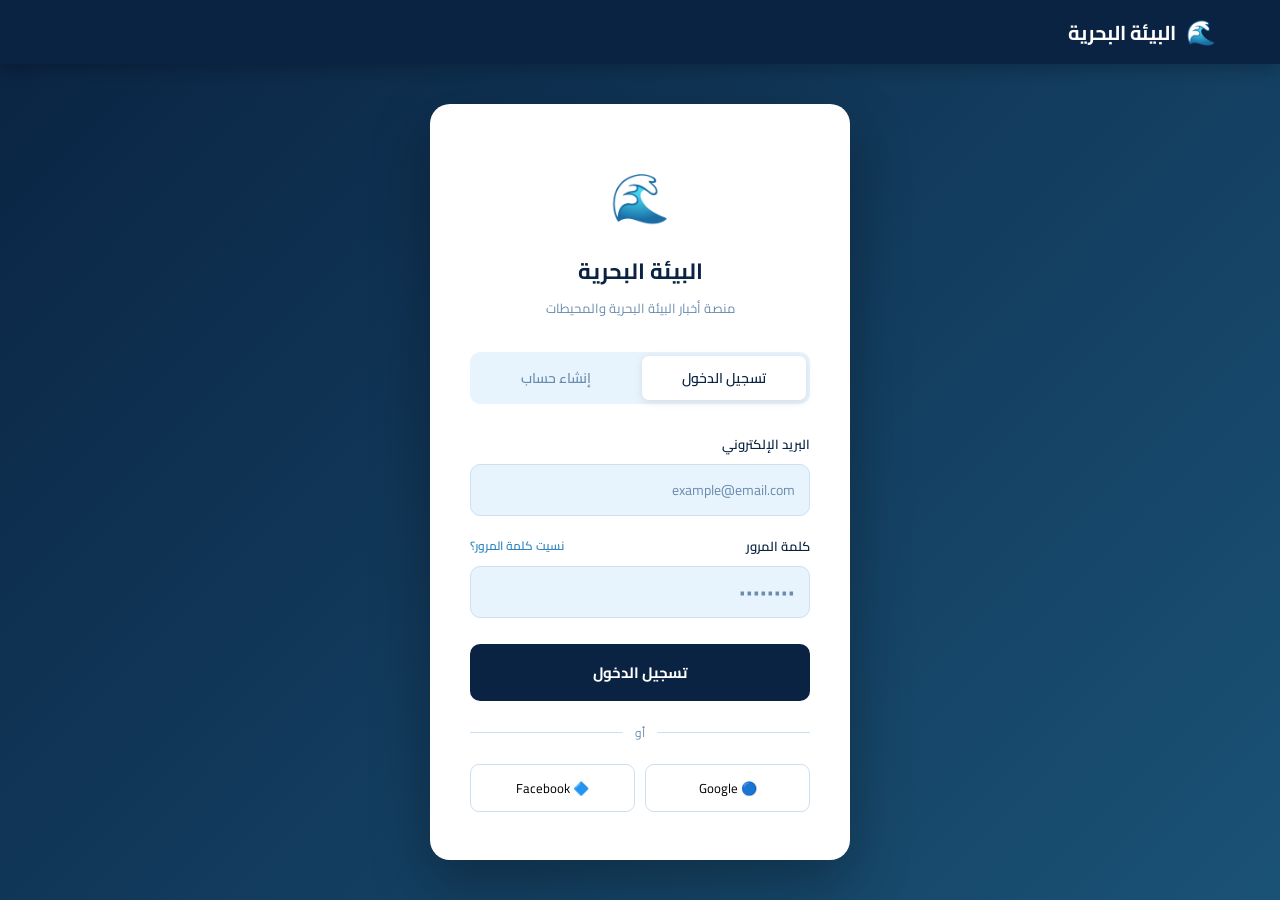
<file: login.html>
<!DOCTYPE html>
<html lang="ar" dir="rtl">
<head>
  <meta charset="UTF-8" />
  <meta name="viewport" content="width=device-width, initial-scale=1.0" />
  <title>تسجيل الدخول - البيئة البحرية</title>
  <link rel="stylesheet" href="style.css" />
  <link rel="stylesheet" href="https://fonts.googleapis.com/css2?family=Cairo:wght@400;600;700&display=swap" />
  <style>
    body { min-height: 100vh; display: flex; flex-direction: column; background: linear-gradient(135deg, var(--ocean-deep) 0%, var(--ocean-mid) 100%); }
    .login-page { flex: 1; display: flex; align-items: center; justify-content: center; padding: 24px; }
    .login-card {
      background: white; border-radius: 20px; padding: 48px 40px; width: 100%; max-width: 420px;
      box-shadow: 0 24px 60px rgba(0,0,0,0.3);
    }
    .login-logo { text-align: center; margin-bottom: 32px; }
    .login-logo .icon { font-size: 48px; display: block; margin-bottom: 8px; }
    .login-logo h1 { font-size: 22px; font-weight: 700; color: var(--ocean-deep); }
    .login-logo p { font-size: 13px; color: var(--text-muted); margin-top: 4px; }
    .tabs { display: flex; gap: 4px; background: var(--ocean-foam); border-radius: 10px; padding: 4px; margin-bottom: 28px; }
    .tab { flex: 1; padding: 9px; text-align: center; border-radius: 7px; font-size: 14px; font-weight: 600; cursor: pointer; transition: all 0.2s; color: var(--text-muted); border: none; background: transparent; font-family: var(--font); }
    .tab.active { background: white; color: var(--ocean-deep); box-shadow: 0 2px 8px rgba(0,0,0,0.1); }
    .form-group { margin-bottom: 18px; }
    .form-group label { display: block; font-size: 13px; font-weight: 600; color: var(--text-dark); margin-bottom: 8px; }
    .form-group input {
      width: 100%; padding: 12px 14px; border: 1.5px solid var(--border); border-radius: 10px;
      font-family: var(--font); font-size: 14px; outline: none; color: var(--text-dark); background: var(--ocean-foam);
      transition: border-color 0.2s;
    }
    .form-group input:focus { border-color: var(--ocean-light); background: white; }
    .form-group input::placeholder { color: var(--text-muted); }
    .forgot { font-size: 12px; color: var(--ocean-light); float: left; cursor: pointer; }
    .submit-btn {
      width: 100%; padding: 14px; background: var(--ocean-deep); color: white;
      border: none; border-radius: 10px; font-family: var(--font); font-size: 15px; font-weight: 700;
      cursor: pointer; transition: background 0.2s; margin-top: 8px;
    }
    .submit-btn:hover { background: var(--ocean-light); }
    .divider { display: flex; align-items: center; gap: 12px; margin: 20px 0; }
    .divider::before, .divider::after { content: ''; flex: 1; height: 1px; background: var(--border); }
    .divider span { font-size: 12px; color: var(--text-muted); }
    .social-btns { display: grid; grid-template-columns: 1fr 1fr; gap: 10px; }
    .social-btn {
      padding: 11px; border: 1px solid var(--border); border-radius: 9px; background: white;
      font-family: var(--font); font-size: 13px; cursor: pointer; transition: background 0.2s; display: flex; align-items: center; justify-content: center; gap: 8px;
    }
    .social-btn:hover { background: var(--ocean-foam); }
    .register-form { display: none; }
    .error-msg { background: #fde8e8; color: #c0392b; padding: 10px 14px; border-radius: 8px; font-size: 13px; margin-bottom: 16px; display: none; }
    .success-msg { background: #e8f8f5; color: #1a7a5e; padding: 10px 14px; border-radius: 8px; font-size: 13px; margin-bottom: 16px; display: none; }
  </style>
</head>
<body>
  <nav class="navbar">
    <div class="nav-inner">
      <a href="index.html" class="logo"><span class="logo-icon">🌊</span><span>البيئة البحرية</span></a>
    </div>
  </nav>

  <div class="login-page">
    <div class="login-card">
      <div class="login-logo">
        <span class="icon">🌊</span>
        <h1>البيئة البحرية</h1>
        <p>منصة أخبار البيئة البحرية والمحيطات</p>
      </div>

      <div class="tabs">
        <button class="tab active" onclick="showTab('login', this)">تسجيل الدخول</button>
        <button class="tab" onclick="showTab('register', this)">إنشاء حساب</button>
      </div>

      <!-- LOGIN -->
      <div class="login-form" id="login-form">
        <div class="error-msg" id="login-error"></div>
        <div class="form-group">
          <label>البريد الإلكتروني</label>
          <input type="email" id="login-email" placeholder="example@email.com" />
        </div>
        <div class="form-group">
          <label>كلمة المرور <span class="forgot" onclick="forgotPwd()">نسيت كلمة المرور؟</span></label>
          <input type="password" id="login-pwd" placeholder="••••••••" />
        </div>
        <button class="submit-btn" onclick="handleLogin()">تسجيل الدخول</button>
        <div class="divider"><span>أو</span></div>
        <div class="social-btns">
          <button class="social-btn">🔵 Google</button>
          <button class="social-btn">🔷 Facebook</button>
        </div>
      </div>

      <!-- REGISTER -->
      <div class="register-form" id="register-form">
        <div class="success-msg" id="reg-success"></div>
        <div class="form-group">
          <label>الاسم الكامل</label>
          <input type="text" id="reg-name" placeholder="محمد الأمين" />
        </div>
        <div class="form-group">
          <label>البريد الإلكتروني</label>
          <input type="email" id="reg-email" placeholder="example@email.com" />
        </div>
        <div class="form-group">
          <label>كلمة المرور</label>
          <input type="password" id="reg-pwd" placeholder="8 أحرف على الأقل" />
        </div>
        <button class="submit-btn" onclick="handleRegister()">إنشاء الحساب</button>
      </div>
    </div>
  </div>

  <script>
    function showTab(tab, btn) {
      document.querySelectorAll('.tab').forEach(b => b.classList.remove('active'));
      btn.classList.add('active');
      document.getElementById('login-form').style.display = tab === 'login' ? 'block' : 'none';
      document.getElementById('register-form').style.display = tab === 'register' ? 'block' : 'none';
    }

    function handleLogin() {
      const email = document.getElementById('login-email').value;
      const pwd = document.getElementById('login-pwd').value;
      const err = document.getElementById('login-error');
      if (!email || !pwd) { err.textContent = '⚠️ يرجى ملء جميع الحقول'; err.style.display = 'block'; return; }
      // Demo: redirect to admin if admin email
      if (email === 'admin@marine-eco.ma') { location.href = '../admin/dashboard.html'; return; }
      err.style.display = 'none';
      location.href = 'index.html';
    }

    function handleRegister() {
      const name = document.getElementById('reg-name').value;
      const email = document.getElementById('reg-email').value;
      const pwd = document.getElementById('reg-pwd').value;
      const suc = document.getElementById('reg-success');
      if (!name || !email || !pwd) return;
      if (pwd.length < 8) { alert('كلمة المرور يجب أن تكون 8 أحرف على الأقل'); return; }
      suc.textContent = '✅ تم إنشاء حسابك بنجاح! جارٍ التوجيه...';
      suc.style.display = 'block';
      setTimeout(() => location.href = 'index.html', 1800);
    }

    function forgotPwd() { alert('سيتم إرسال رابط إعادة تعيين كلمة المرور إلى بريدك الإلكتروني'); }
  </script>
</body>
</html>
</file>
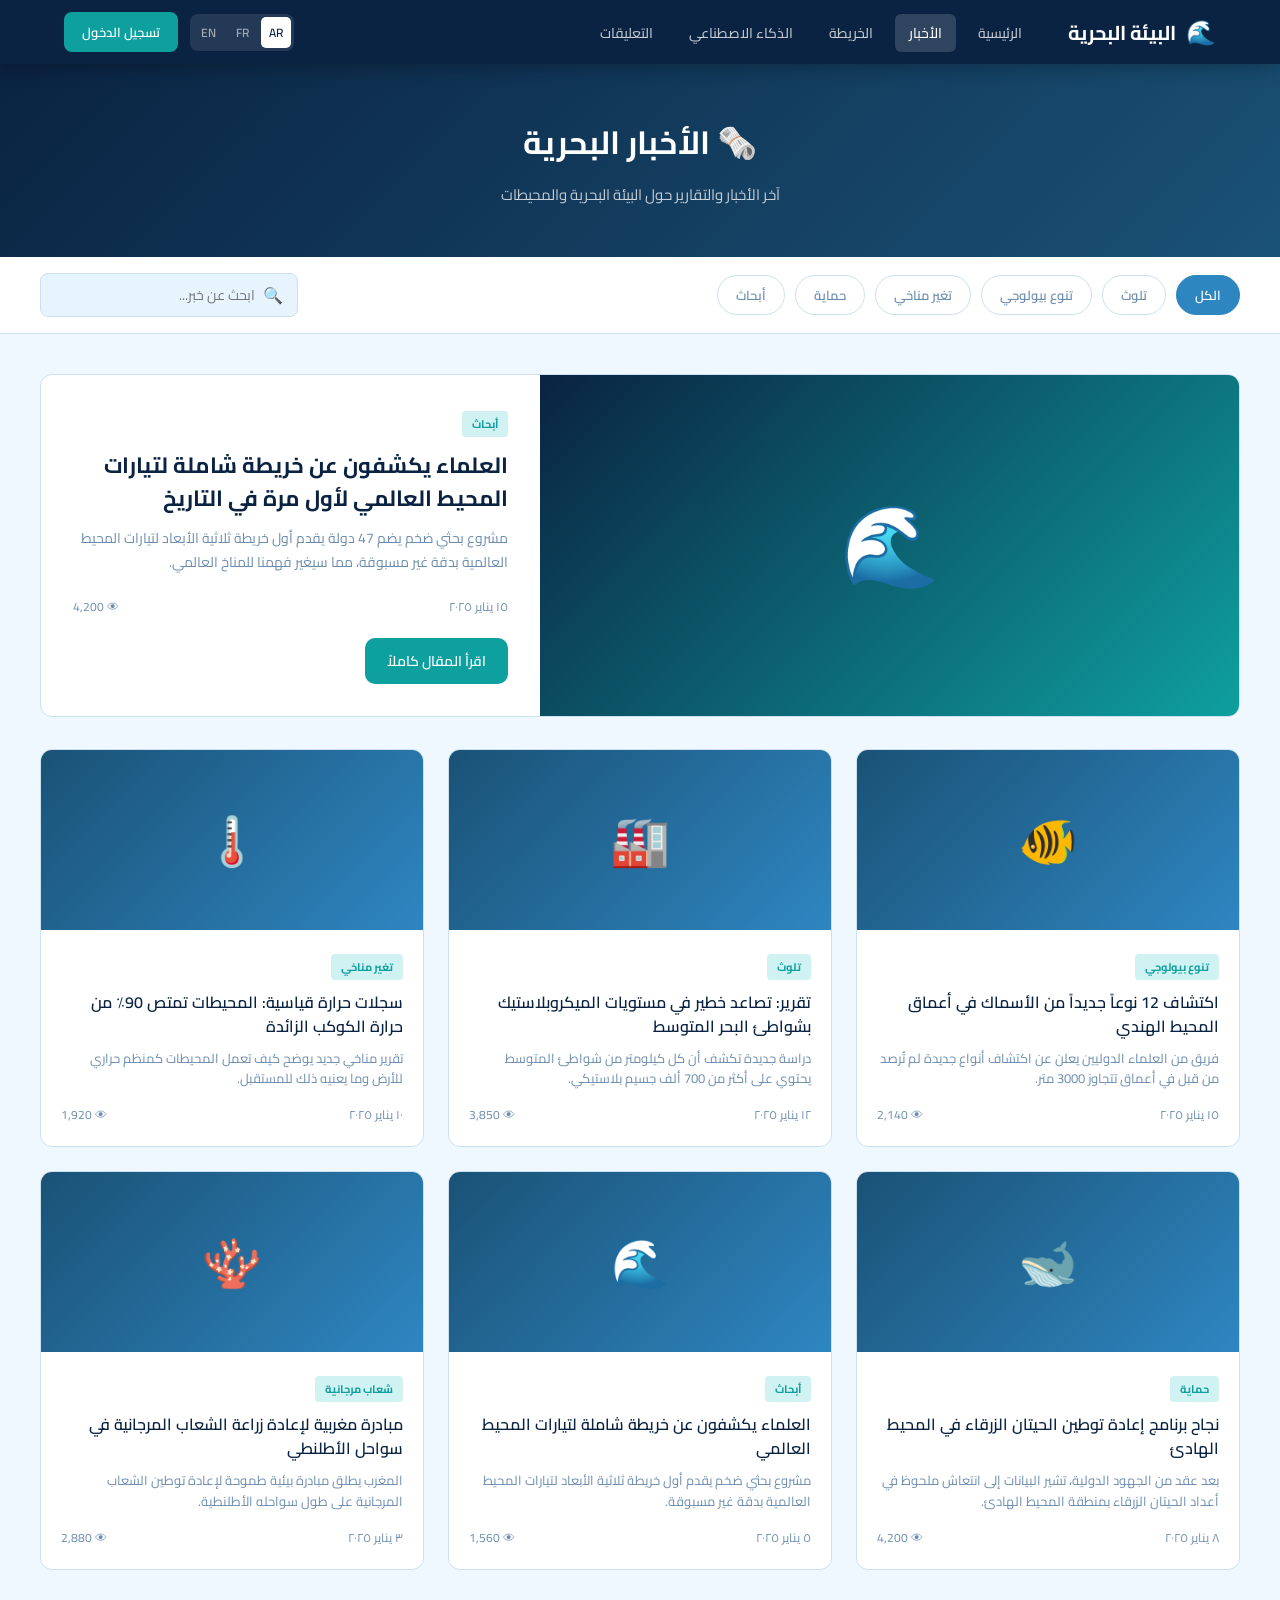
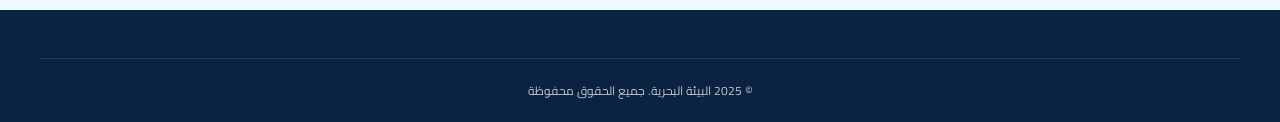
<file: news.html>
<!DOCTYPE html>
<html lang="ar" dir="rtl">
<head>
  <meta charset="UTF-8" />
  <meta name="viewport" content="width=device-width, initial-scale=1.0" />
  <title>الأخبار - البيئة البحرية</title>
  <link rel="stylesheet" href="style.css" />
  <link rel="stylesheet" href="https://fonts.googleapis.com/css2?family=Cairo:wght@400;600;700&family=Tajawal:wght@400;500;700&display=swap" />
  <style>
    .page-header { background: linear-gradient(135deg, var(--ocean-deep), var(--ocean-mid)); padding: 48px 24px; text-align: center; }
    .page-header h1 { color: white; font-size: 32px; font-weight: 700; margin-bottom: 8px; }
    .page-header p { color: rgba(255,255,255,0.75); font-size: 15px; }
    .filters { background: white; border-bottom: 1px solid var(--border); padding: 16px 24px; }
    .filters-inner { max-width: 1200px; margin: 0 auto; display: flex; gap: 10px; flex-wrap: wrap; align-items: center; }
    .filter-btn {
      padding: 7px 18px; border-radius: 20px; font-size: 13px; font-weight: 600; cursor: pointer;
      border: 1px solid var(--border); background: white; color: var(--text-muted); transition: all 0.2s; font-family: var(--font);
    }
    .filter-btn.active, .filter-btn:hover { background: var(--ocean-light); color: white; border-color: var(--ocean-light); }
    .search-box {
      margin-right: auto; display: flex; align-items: center; gap: 8px;
      background: var(--ocean-foam); border: 1px solid var(--border); border-radius: 8px; padding: 6px 14px;
    }
    .search-box input { border: none; background: transparent; font-family: var(--font); font-size: 14px; outline: none; color: var(--text-dark); width: 200px; }
    .news-page { padding: 40px 24px; }
    .news-page-grid { max-width: 1200px; margin: 0 auto; display: grid; grid-template-columns: repeat(auto-fill, minmax(320px, 1fr)); gap: 24px; }
    .featured-article {
      max-width: 1200px; margin: 0 auto 32px; background: white; border-radius: var(--radius);
      border: 1px solid var(--border); overflow: hidden; display: grid; grid-template-columns: 1.4fr 1fr;
    }
    .featured-img { background: linear-gradient(135deg, var(--ocean-deep), var(--teal)); display: flex; align-items: center; justify-content: center; font-size: 80px; min-height: 260px; }
    .featured-body { padding: 32px; }
    .featured-body .news-tag { margin-bottom: 12px; }
    .featured-body h2 { font-size: 22px; font-weight: 700; color: var(--text-dark); margin-bottom: 12px; line-height: 1.5; }
    .featured-body p { font-size: 14px; color: var(--text-muted); line-height: 1.7; margin-bottom: 20px; }
    .no-results { text-align: center; padding: 60px 20px; color: var(--text-muted); font-size: 16px; }
    @media (max-width: 768px) { .featured-article { grid-template-columns: 1fr; } }
  </style>
</head>
<body>
  <nav class="navbar">
    <div class="nav-inner">
      <a href="index.html" class="logo"><span class="logo-icon">🌊</span><span>البيئة البحرية</span></a>
      <ul class="nav-links">
        <li><a href="index.html">الرئيسية</a></li>
        <li><a href="news.html" class="active">الأخبار</a></li>
        <li><a href="map.html">الخريطة</a></li>
        <li><a href="chatbot.html">الذكاء الاصطناعي</a></li>
        <li><a href="comments.html">التعليقات</a></li>
      </ul>
      <div class="nav-actions">
        <div class="lang-switcher">
          <button onclick="setLang('ar')" class="lang-btn active">AR</button>
          <button onclick="setLang('fr')" class="lang-btn">FR</button>
          <button onclick="setLang('en')" class="lang-btn">EN</button>
        </div>
        <a href="login.html" class="btn-login">تسجيل الدخول</a>
      </div>
    </div>
  </nav>

  <div class="page-header">
    <h1>🗞️ الأخبار البحرية</h1>
    <p>آخر الأخبار والتقارير حول البيئة البحرية والمحيطات</p>
  </div>

  <div class="filters">
    <div class="filters-inner">
      <button class="filter-btn active" onclick="filterNews('all', this)">الكل</button>
      <button class="filter-btn" onclick="filterNews('تلوث', this)">تلوث</button>
      <button class="filter-btn" onclick="filterNews('تنوع بيولوجي', this)">تنوع بيولوجي</button>
      <button class="filter-btn" onclick="filterNews('تغير مناخي', this)">تغير مناخي</button>
      <button class="filter-btn" onclick="filterNews('حماية', this)">حماية</button>
      <button class="filter-btn" onclick="filterNews('أبحاث', this)">أبحاث</button>
      <div class="search-box" style="margin-right: auto;">
        <span>🔍</span>
        <input type="text" id="search-input" placeholder="ابحث عن خبر..." oninput="searchNews(this.value)" />
      </div>
    </div>
  </div>

  <section class="news-page">
    <div class="featured-article" id="featured">
      <div class="featured-img">🌊</div>
      <div class="featured-body">
        <span class="news-tag">أبحاث</span>
        <h2>العلماء يكشفون عن خريطة شاملة لتيارات المحيط العالمي لأول مرة في التاريخ</h2>
        <p>مشروع بحثي ضخم يضم 47 دولة يقدم أول خريطة ثلاثية الأبعاد لتيارات المحيط العالمية بدقة غير مسبوقة، مما سيغير فهمنا للمناخ العالمي.</p>
        <div class="news-meta" style="margin-bottom: 20px;">
          <span>١٥ يناير ٢٠٢٥</span>
          <span>👁 4,200</span>
        </div>
        <a href="article.html?id=1" class="btn-primary" style="font-size: 14px; padding: 10px 22px;">اقرأ المقال كاملاً</a>
      </div>
    </div>
    <div class="news-page-grid" id="news-grid"></div>
    <p class="no-results" id="no-results" style="display:none">😕 لا توجد نتائج مطابقة</p>
  </section>

  <footer class="footer">
    <div class="footer-bottom"><p>© 2025 البيئة البحرية. جميع الحقوق محفوظة</p></div>
  </footer>

  <script src="app.js"></script>
  <script>
    let currentFilter = 'all';
    function filterNews(tag, btn) {
      currentFilter = tag;
      document.querySelectorAll('.filter-btn').forEach(b => b.classList.remove('active'));
      btn.classList.add('active');
      applyFilters();
    }
    function searchNews(q) { applyFilters(q); }
    function applyFilters(q = document.getElementById('search-input')?.value || '') {
      let filtered = ARTICLES;
      if (currentFilter !== 'all') filtered = filtered.filter(a => a.tag === currentFilter);
      if (q) filtered = filtered.filter(a => a.title.includes(q) || a.excerpt.includes(q));
      renderNews(filtered);
      document.getElementById('no-results').style.display = filtered.length ? 'none' : 'block';
    }
    document.addEventListener('DOMContentLoaded', () => { renderNews(); setLang(localStorage.getItem('marine-lang') || 'ar'); });
  </script>
</body>
</html>
</file>
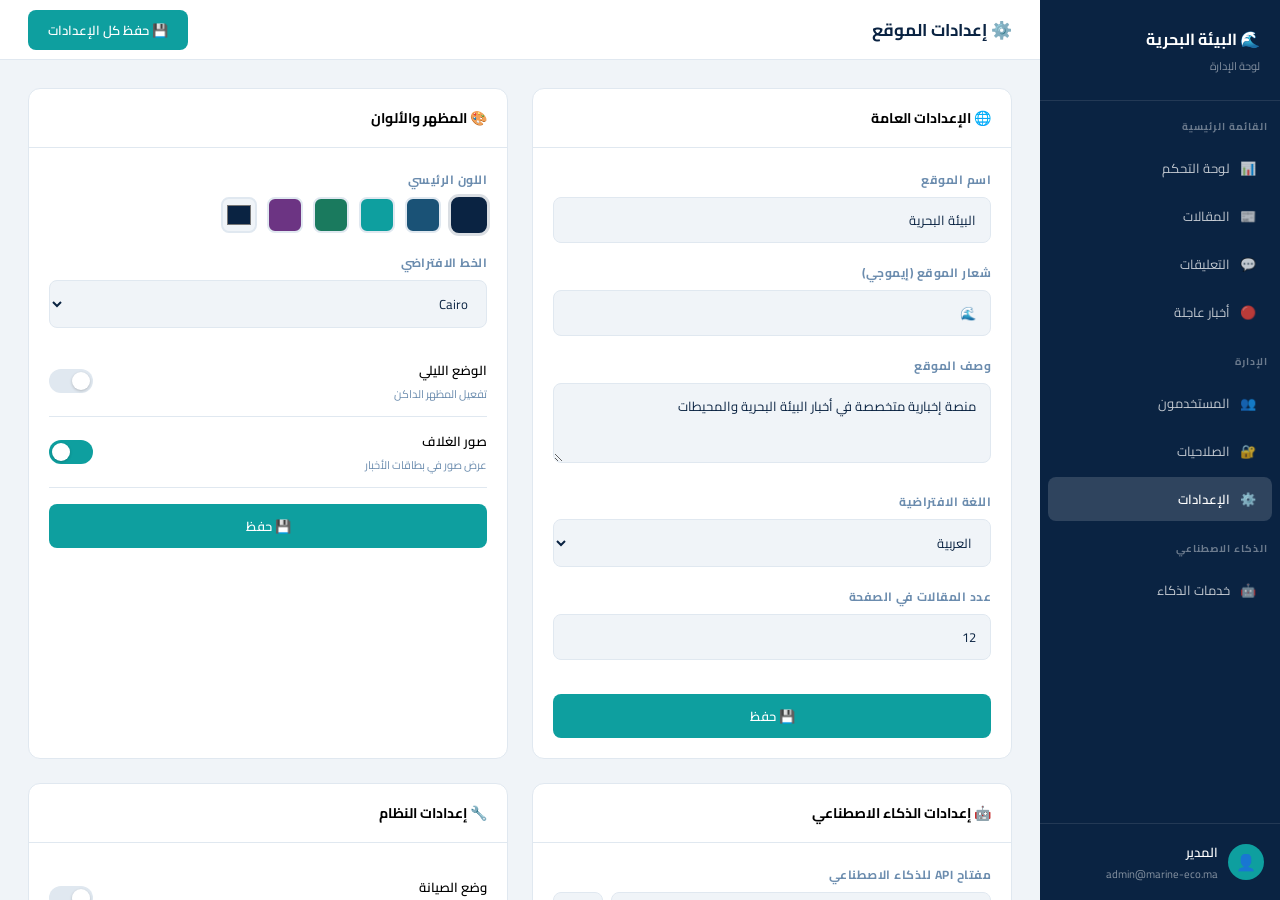
<file: settings.html>
<!DOCTYPE html>
<html lang="ar" dir="rtl">
<head>
  <meta charset="UTF-8" />
  <meta name="viewport" content="width=device-width, initial-scale=1.0" />
  <title>الإعدادات - لوحة الإدارة</title>
  <link rel="stylesheet" href="https://fonts.googleapis.com/css2?family=Cairo:wght@400;600;700&display=swap" />
  <style>
    *, *::before, *::after { box-sizing: border-box; margin: 0; padding: 0; }
    body { font-family: 'Cairo', sans-serif; background: #f0f4f8; direction: rtl; display: flex; height: 100vh; overflow: hidden; }
    :root { --ocean: #0a2342; --ocean-light: #2e86c1; --teal: #0e9f9f; --coral: #e74c3c; --green: #27ae60; --border: #e0e8f0; --text: #0a2342; --muted: #6b8cae; --bg: #f0f4f8; }
    a { text-decoration: none; color: inherit; }
    .sidebar { width: 240px; background: var(--ocean); color: white; display: flex; flex-direction: column; flex-shrink: 0; overflow-y: auto; }
    .sidebar-logo { padding: 24px 20px; border-bottom: 1px solid rgba(255,255,255,0.1); }
    .sidebar-logo h1 { font-size: 16px; font-weight: 700; }
    .sidebar-logo p { font-size: 11px; opacity: 0.5; margin-top: 2px; }
    .nav-section { padding: 16px 12px 8px; font-size: 10px; font-weight: 700; opacity: 0.4; text-transform: uppercase; letter-spacing: 1px; }
    .nav-item { display: flex; align-items: center; gap: 10px; padding: 10px 16px; border-radius: 8px; margin: 2px 8px; font-size: 13px; cursor: pointer; transition: background 0.2s; color: rgba(255,255,255,0.75); }
    .nav-item:hover { background: rgba(255,255,255,0.1); color: white; }
    .nav-item.active { background: rgba(255,255,255,0.15); color: white; font-weight: 600; }
    .sidebar-footer { margin-top: auto; padding: 16px; border-top: 1px solid rgba(255,255,255,0.1); }
    .main { flex: 1; overflow-y: auto; display: flex; flex-direction: column; }
    .topbar { background: white; border-bottom: 1px solid var(--border); padding: 0 28px; height: 60px; display: flex; align-items: center; justify-content: space-between; flex-shrink: 0; }
    .topbar h2 { font-size: 17px; font-weight: 700; color: var(--text); }
    .content { padding: 28px; display: grid; grid-template-columns: 1fr 1fr; gap: 24px; }

    .panel { background: white; border-radius: 12px; border: 1px solid var(--border); overflow: hidden; }
    .panel.full { grid-column: 1/-1; }
    .panel-header { padding: 16px 20px; border-bottom: 1px solid var(--border); }
    .panel-header h3 { font-size: 14px; font-weight: 700; }
    .panel-body { padding: 20px; }

    .form-group { margin-bottom: 18px; }
    .form-group label { display: block; font-size: 12px; font-weight: 700; color: var(--muted); margin-bottom: 6px; text-transform: uppercase; letter-spacing: 0.5px; }
    .form-group input, .form-group select, .form-group textarea { width: 100%; padding: 10px 14px; border: 1.5px solid var(--border); border-radius: 8px; font-family: 'Cairo', sans-serif; font-size: 13px; outline: none; color: var(--text); background: var(--bg); transition: border-color 0.2s; }
    .form-group input:focus, .form-group select:focus { border-color: var(--ocean-light); background: white; }
    .form-group textarea { min-height: 80px; resize: vertical; }

    .toggle-row { display: flex; align-items: center; justify-content: space-between; padding: 12px 0; border-bottom: 1px solid var(--border); }
    .toggle-row:last-child { border-bottom: none; }
    .toggle-label h4 { font-size: 13px; font-weight: 600; }
    .toggle-label p { font-size: 11px; color: var(--muted); margin-top: 2px; }
    .toggle { width: 44px; height: 24px; background: var(--border); border-radius: 12px; cursor: pointer; position: relative; transition: background 0.3s; flex-shrink: 0; }
    .toggle.on { background: var(--teal); }
    .toggle::after { content: ''; width: 18px; height: 18px; background: white; border-radius: 50%; position: absolute; top: 3px; right: 3px; transition: right 0.3s; box-shadow: 0 1px 3px rgba(0,0,0,0.2); }
    .toggle.on::after { right: calc(100% - 21px); }

    .save-btn { background: var(--teal); color: white; border: none; border-radius: 8px; padding: 10px 24px; font-family: 'Cairo', sans-serif; font-size: 13px; font-weight: 600; cursor: pointer; width: 100%; margin-top: 16px; }
    .save-btn:hover { background: #0b8888; }
    .danger-btn { background: #fde8e8; color: var(--coral); border: 1px solid #f5b7b1; border-radius: 8px; padding: 10px 20px; font-family: 'Cairo', sans-serif; font-size: 13px; font-weight: 600; cursor: pointer; width: 100%; margin-top: 8px; }

    .color-row { display: flex; gap: 10px; align-items: center; }
    .color-swatch { width: 36px; height: 36px; border-radius: 8px; border: 2px solid var(--border); cursor: pointer; flex-shrink: 0; }
    .color-active { border-color: var(--ocean); box-shadow: 0 0 0 3px rgba(10,35,66,0.15); }

    .api-key-field { display: flex; gap: 8px; }
    .api-key-field input { flex: 1; }
    .show-btn { background: var(--bg); border: 1px solid var(--border); border-radius: 8px; padding: 0 14px; cursor: pointer; font-size: 16px; }

    .toast { position: fixed; bottom: 24px; left: 50%; transform: translateX(-50%); background: #0a2342; color: white; padding: 12px 24px; border-radius: 10px; font-size: 13px; font-weight: 600; z-index: 300; opacity: 0; transition: opacity 0.3s; pointer-events: none; }
    .toast.show { opacity: 1; }
  </style>
</head>
<body>
  <aside class="sidebar">
    <div class="sidebar-logo"><h1>🌊 البيئة البحرية</h1><p>لوحة الإدارة</p></div>
    <div class="nav-section">القائمة الرئيسية</div>
    <a href="dashboard.html" class="nav-item"><span>📊</span> لوحة التحكم</a>
    <a href="articles.html" class="nav-item"><span>📰</span> المقالات</a>
    <a href="comments.html" class="nav-item"><span>💬</span> التعليقات</a>
    <a href="breaking.html" class="nav-item"><span>🔴</span> أخبار عاجلة</a>
    <div class="nav-section">الإدارة</div>
    <a href="users.html" class="nav-item"><span>👥</span> المستخدمون</a>
    <a href="permissions.html" class="nav-item"><span>🔐</span> الصلاحيات</a>
    <a href="settings.html" class="nav-item active"><span>⚙️</span> الإعدادات</a>
    <div class="nav-section">الذكاء الاصطناعي</div>
    <a href="ai.html" class="nav-item"><span>🤖</span> خدمات الذكاء</a>
    <div class="sidebar-footer"><div style="display:flex;align-items:center;gap:10px"><div style="width:36px;height:36px;border-radius:50%;background:var(--teal);display:flex;align-items:center;justify-content:center;font-size:16px">👤</div><div><div style="font-size:13px;font-weight:600">المدير</div><div style="font-size:11px;opacity:.5">admin@marine-eco.ma</div></div></div></div>
  </aside>

  <div class="main">
    <div class="topbar">
      <h2>⚙️ إعدادات الموقع</h2>
      <button onclick="saveAll()" style="background:var(--teal);color:white;border:none;border-radius:8px;padding:8px 20px;font-family:'Cairo',sans-serif;font-size:13px;font-weight:600;cursor:pointer">💾 حفظ كل الإعدادات</button>
    </div>
    <div class="content">

      <!-- GENERAL SETTINGS -->
      <div class="panel">
        <div class="panel-header"><h3>🌐 الإعدادات العامة</h3></div>
        <div class="panel-body">
          <div class="form-group"><label>اسم الموقع</label><input type="text" id="site-name" value="البيئة البحرية" /></div>
          <div class="form-group"><label>شعار الموقع (إيموجي)</label><input type="text" id="site-icon" value="🌊" maxlength="2" /></div>
          <div class="form-group"><label>وصف الموقع</label><textarea id="site-desc">منصة إخبارية متخصصة في أخبار البيئة البحرية والمحيطات</textarea></div>
          <div class="form-group"><label>اللغة الافتراضية</label>
            <select id="default-lang">
              <option value="ar" selected>العربية</option>
              <option value="fr">الفرنسية</option>
              <option value="en">الإنجليزية</option>
            </select>
          </div>
          <div class="form-group"><label>عدد المقالات في الصفحة</label><input type="number" id="articles-per-page" value="12" min="5" max="50" /></div>
          <button class="save-btn" onclick="showToast('✅ تم حفظ الإعدادات العامة')">💾 حفظ</button>
        </div>
      </div>

      <!-- APPEARANCE -->
      <div class="panel">
        <div class="panel-header"><h3>🎨 المظهر والألوان</h3></div>
        <div class="panel-body">
          <div class="form-group">
            <label>اللون الرئيسي</label>
            <div class="color-row">
              <div class="color-swatch color-active" style="background:#0a2342" onclick="selectColor(this, '#0a2342')"></div>
              <div class="color-swatch" style="background:#1a5276" onclick="selectColor(this, '#1a5276')"></div>
              <div class="color-swatch" style="background:#0e9f9f" onclick="selectColor(this, '#0e9f9f')"></div>
              <div class="color-swatch" style="background:#1a7a5e" onclick="selectColor(this, '#1a7a5e')"></div>
              <div class="color-swatch" style="background:#6c3483" onclick="selectColor(this, '#6c3483')"></div>
              <input type="color" value="#0a2342" id="custom-color" style="width:36px;height:36px;border-radius:8px;border:2px solid var(--border);cursor:pointer;padding:2px" />
            </div>
          </div>
          <div class="form-group"><label>الخط الافتراضي</label>
            <select>
              <option>Cairo</option>
              <option>Tajawal</option>
              <option>Noto Naskh Arabic</option>
            </select>
          </div>
          <div class="toggle-row">
            <div class="toggle-label"><h4>الوضع الليلي</h4><p>تفعيل المظهر الداكن</p></div>
            <div class="toggle" onclick="this.classList.toggle('on')"></div>
          </div>
          <div class="toggle-row">
            <div class="toggle-label"><h4>صور الغلاف</h4><p>عرض صور في بطاقات الأخبار</p></div>
            <div class="toggle on" onclick="this.classList.toggle('on')"></div>
          </div>
          <button class="save-btn" onclick="showToast('✅ تم حفظ إعدادات المظهر')">💾 حفظ</button>
        </div>
      </div>

      <!-- AI SETTINGS -->
      <div class="panel">
        <div class="panel-header"><h3>🤖 إعدادات الذكاء الاصطناعي</h3></div>
        <div class="panel-body">
          <div class="form-group">
            <label>مفتاح API للذكاء الاصطناعي</label>
            <div class="api-key-field">
              <input type="password" id="api-key" value="sk-ant-••••••••••••••••" />
              <button class="show-btn" onclick="toggleApiKey()">👁️</button>
            </div>
          </div>
          <div class="form-group"><label>نموذج الذكاء الاصطناعي</label>
            <select>
              <option>claude-sonnet-4-6</option>
              <option>claude-haiku-4-5-20251001</option>
            </select>
          </div>
          <div class="toggle-row">
            <div class="toggle-label"><h4>مراجعة التعليقات آلياً</h4><p>استخدام AI لفحص التعليقات</p></div>
            <div class="toggle on" onclick="this.classList.toggle('on')"></div>
          </div>
          <div class="toggle-row">
            <div class="toggle-label"><h4>اقتراح المقالات</h4><p>توليد عناوين مقترحة تلقائياً</p></div>
            <div class="toggle on" onclick="this.classList.toggle('on')"></div>
          </div>
          <div class="toggle-row">
            <div class="toggle-label"><h4>الترجمة التلقائية</h4><p>ترجمة المقالات لجميع اللغات</p></div>
            <div class="toggle" onclick="this.classList.toggle('on')"></div>
          </div>
          <button class="save-btn" onclick="showToast('✅ تم حفظ إعدادات الذكاء الاصطناعي')">💾 حفظ</button>
        </div>
      </div>

      <!-- SYSTEM -->
      <div class="panel">
        <div class="panel-header"><h3>🔧 إعدادات النظام</h3></div>
        <div class="panel-body">
          <div class="toggle-row">
            <div class="toggle-label"><h4>وضع الصيانة</h4><p>إيقاف الموقع مؤقتاً للصيانة</p></div>
            <div class="toggle" onclick="this.classList.toggle('on'); showToast('⚠️ تم تغيير وضع الصيانة')"></div>
          </div>
          <div class="toggle-row">
            <div class="toggle-label"><h4>التسجيل المفتوح</h4><p>السماح للزوار بإنشاء حسابات</p></div>
            <div class="toggle on" onclick="this.classList.toggle('on')"></div>
          </div>
          <div class="toggle-row">
            <div class="toggle-label"><h4>التعليقات مفعلة</h4><p>السماح بإضافة التعليقات</p></div>
            <div class="toggle on" onclick="this.classList.toggle('on')"></div>
          </div>
          <div class="toggle-row">
            <div class="toggle-label"><h4>مراجعة التعليقات</h4><p>مراجعة يدوية قبل النشر</p></div>
            <div class="toggle on" onclick="this.classList.toggle('on')"></div>
          </div>
          <div style="margin-top:16px; padding-top:16px; border-top:1px solid var(--border)">
            <button class="danger-btn" onclick="if(confirm('هل أنت متأكد؟')) showToast('🗑️ تم مسح البيانات المؤقتة')">🗑️ مسح البيانات المؤقتة</button>
            <button class="danger-btn" style="background:#fff5f5;color:#c0392b;border-color:#e74c3c" onclick="if(confirm('تحذير: هذا الإجراء لا يمكن التراجع عنه!')) showToast('💾 تم تصدير نسخة احتياطية')">💾 تصدير نسخة احتياطية</button>
          </div>
        </div>
      </div>

      <!-- EMAIL SETTINGS -->
      <div class="panel full">
        <div class="panel-header"><h3>📧 إعدادات البريد الإلكتروني</h3></div>
        <div class="panel-body" style="display:grid;grid-template-columns:1fr 1fr 1fr;gap:16px">
          <div class="form-group"><label>بريد الإرسال</label><input type="email" value="no-reply@marine-eco.ma" /></div>
          <div class="form-group"><label>خادم SMTP</label><input type="text" value="smtp.marine-eco.ma" /></div>
          <div class="form-group"><label>منفذ SMTP</label><input type="number" value="587" /></div>
          <div class="form-group"><label>اسم المرسل</label><input type="text" value="البيئة البحرية" /></div>
          <div class="form-group"><label>بريد الدعم</label><input type="email" value="contact@marine-eco.ma" /></div>
          <div class="form-group" style="display:flex;align-items:flex-end">
            <button onclick="showToast('📧 تم إرسال رسالة اختبار')" style="background:var(--ocean-light);color:white;border:none;border-radius:8px;padding:10px 20px;font-family:'Cairo',sans-serif;font-size:13px;cursor:pointer;width:100%">📧 اختبار الاتصال</button>
          </div>
        </div>
        <div style="padding:0 20px 20px">
          <button class="save-btn" onclick="showToast('✅ تم حفظ إعدادات البريد')">💾 حفظ إعدادات البريد</button>
        </div>
      </div>

    </div>
  </div>

  <div class="toast" id="toast"></div>

  <script>
    function toggleApiKey() {
      const input = document.getElementById('api-key');
      input.type = input.type === 'password' ? 'text' : 'password';
    }

    function selectColor(el, color) {
      document.querySelectorAll('.color-swatch').forEach(s => s.classList.remove('color-active'));
      el.classList.add('color-active');
    }

    function saveAll() {
      showToast('✅ تم حفظ جميع الإعدادات بنجاح');
    }

    function showToast(msg) {
      const t = document.getElementById('toast');
      t.textContent = msg;
      t.classList.add('show');
      setTimeout(() => t.classList.remove('show'), 3000);
    }
  </script>
</body>
</html>
</file>
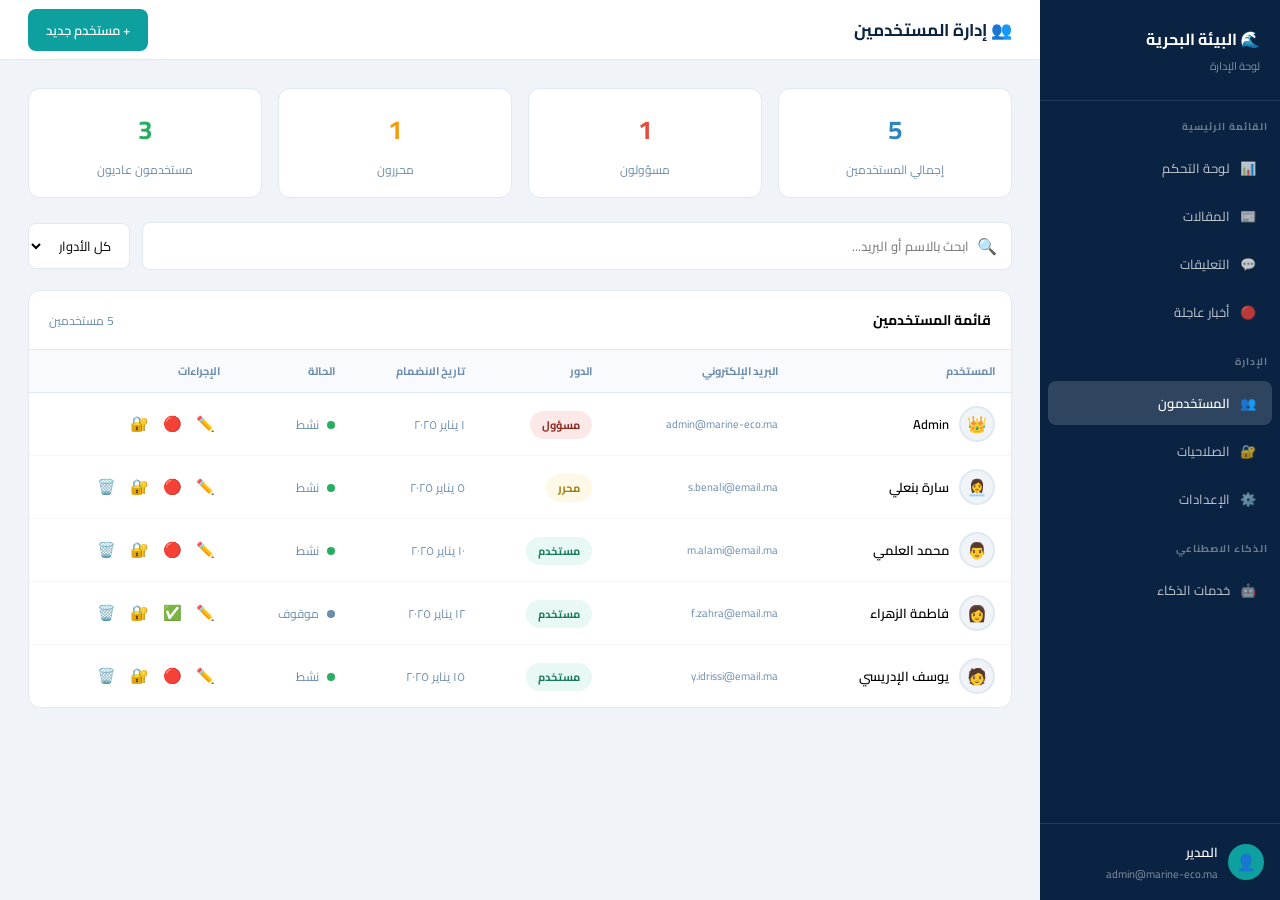
<file: users.html>
<!DOCTYPE html>
<html lang="ar" dir="rtl">
<head>
  <meta charset="UTF-8" />
  <meta name="viewport" content="width=device-width, initial-scale=1.0" />
  <title>إدارة المستخدمين - لوحة الإدارة</title>
  <link rel="stylesheet" href="https://fonts.googleapis.com/css2?family=Cairo:wght@400;600;700&display=swap" />
  <style>
    *, *::before, *::after { box-sizing: border-box; margin: 0; padding: 0; }
    body { font-family: 'Cairo', sans-serif; background: #f0f4f8; direction: rtl; display: flex; height: 100vh; overflow: hidden; }
    :root { --ocean: #0a2342; --ocean-light: #2e86c1; --teal: #0e9f9f; --coral: #e74c3c; --green: #27ae60; --border: #e0e8f0; --text: #0a2342; --muted: #6b8cae; --bg: #f0f4f8; }
    a { text-decoration: none; color: inherit; }
    .sidebar { width: 240px; background: var(--ocean); color: white; display: flex; flex-direction: column; flex-shrink: 0; overflow-y: auto; }
    .sidebar-logo { padding: 24px 20px; border-bottom: 1px solid rgba(255,255,255,0.1); }
    .sidebar-logo h1 { font-size: 16px; font-weight: 700; }
    .sidebar-logo p { font-size: 11px; opacity: 0.5; margin-top: 2px; }
    .nav-section { padding: 16px 12px 8px; font-size: 10px; font-weight: 700; opacity: 0.4; text-transform: uppercase; letter-spacing: 1px; }
    .nav-item { display: flex; align-items: center; gap: 10px; padding: 10px 16px; border-radius: 8px; margin: 2px 8px; font-size: 13px; cursor: pointer; transition: background 0.2s; color: rgba(255,255,255,0.75); }
    .nav-item:hover { background: rgba(255,255,255,0.1); color: white; }
    .nav-item.active { background: rgba(255,255,255,0.15); color: white; font-weight: 600; }
    .sidebar-footer { margin-top: auto; padding: 16px; border-top: 1px solid rgba(255,255,255,0.1); }
    .main { flex: 1; overflow-y: auto; display: flex; flex-direction: column; }
    .topbar { background: white; border-bottom: 1px solid var(--border); padding: 0 28px; height: 60px; display: flex; align-items: center; justify-content: space-between; flex-shrink: 0; }
    .topbar h2 { font-size: 17px; font-weight: 700; color: var(--text); }
    .content { padding: 28px; }

    .stats-row { display: grid; grid-template-columns: repeat(4, 1fr); gap: 16px; margin-bottom: 24px; }
    .stat { background: white; border-radius: 12px; padding: 16px 20px; border: 1px solid var(--border); text-align: center; }
    .stat-num { font-size: 26px; font-weight: 700; }
    .stat-label { font-size: 12px; color: var(--muted); margin-top: 4px; }

    .toolbar { display: flex; gap: 12px; margin-bottom: 20px; flex-wrap: wrap; align-items: center; }
    .search-field { flex: 1; min-width: 200px; display: flex; align-items: center; gap: 8px; background: white; border: 1px solid var(--border); border-radius: 8px; padding: 8px 14px; }
    .search-field input { border: none; outline: none; font-family: 'Cairo', sans-serif; font-size: 13px; width: 100%; }
    .filter-select { padding: 9px 14px; border: 1px solid var(--border); border-radius: 8px; font-family: 'Cairo', sans-serif; font-size: 13px; background: white; outline: none; cursor: pointer; }
    .btn-primary { background: var(--teal); color: white; border: none; border-radius: 8px; padding: 9px 18px; font-family: 'Cairo', sans-serif; font-size: 13px; font-weight: 600; cursor: pointer; }

    .panel { background: white; border-radius: 12px; border: 1px solid var(--border); overflow: hidden; }
    .panel-header { padding: 16px 20px; border-bottom: 1px solid var(--border); display: flex; justify-content: space-between; align-items: center; }
    .panel-header h3 { font-size: 14px; font-weight: 700; }
    table { width: 100%; border-collapse: collapse; }
    th { padding: 11px 16px; text-align: right; font-size: 11px; font-weight: 700; color: var(--muted); background: #f8fafd; border-bottom: 1px solid var(--border); }
    td { padding: 13px 16px; font-size: 13px; border-bottom: 1px solid #f5f7fa; vertical-align: middle; }
    tr:last-child td { border-bottom: none; }
    tr:hover td { background: #fafcff; }
    .user-cell { display: flex; align-items: center; gap: 10px; }
    .avatar { width: 36px; height: 36px; border-radius: 50%; background: var(--bg); display: flex; align-items: center; justify-content: center; font-size: 16px; border: 2px solid var(--border); flex-shrink: 0; }
    .user-name { font-weight: 600; }
    .user-email { font-size: 11px; color: var(--muted); }
    .role-pill { padding: 4px 12px; border-radius: 20px; font-size: 11px; font-weight: 700; }
    .role-admin { background: #fde8e8; color: #922b21; }
    .role-editor { background: #fef9e7; color: #9a7d0a; }
    .role-user { background: #e8f8f5; color: #1a7a5e; }
    .status-dot { width: 8px; height: 8px; border-radius: 50%; display: inline-block; margin-left: 5px; }
    .active-dot { background: var(--green); }
    .inactive-dot { background: var(--muted); }
    .actions { display: flex; gap: 4px; }
    .action-btn { background: none; border: none; cursor: pointer; font-size: 15px; padding: 5px; border-radius: 6px; transition: background 0.2s; }
    .action-btn:hover { background: var(--bg); }

    /* MODAL */
    .modal-overlay { position: fixed; inset: 0; background: rgba(0,0,0,0.5); z-index: 100; display: none; align-items: center; justify-content: center; }
    .modal-overlay.open { display: flex; }
    .modal { background: white; border-radius: 16px; padding: 32px; width: 500px; max-width: 95vw; }
    .modal h2 { font-size: 18px; font-weight: 700; color: var(--text); margin-bottom: 24px; }
    .form-group { margin-bottom: 16px; }
    .form-group label { display: block; font-size: 12px; font-weight: 700; color: var(--muted); margin-bottom: 6px; }
    .form-group input, .form-group select { width: 100%; padding: 10px 14px; border: 1.5px solid var(--border); border-radius: 8px; font-family: 'Cairo', sans-serif; font-size: 13px; outline: none; background: var(--bg); transition: border-color 0.2s; }
    .form-group input:focus, .form-group select:focus { border-color: var(--ocean-light); background: white; }
    .modal-btns { display: flex; gap: 10px; justify-content: flex-end; margin-top: 20px; }
    .cancel-btn { padding: 10px 20px; border: 1px solid var(--border); border-radius: 8px; background: white; cursor: pointer; font-family: 'Cairo', sans-serif; font-size: 13px; }
    .save-btn { padding: 10px 24px; background: var(--teal); color: white; border: none; border-radius: 8px; cursor: pointer; font-family: 'Cairo', sans-serif; font-size: 13px; font-weight: 600; }

    .toast { position: fixed; bottom: 24px; left: 50%; transform: translateX(-50%); background: #0a2342; color: white; padding: 12px 24px; border-radius: 10px; font-size: 13px; font-weight: 600; z-index: 300; opacity: 0; transition: opacity 0.3s; pointer-events: none; }
    .toast.show { opacity: 1; }
  </style>
</head>
<body>
  <aside class="sidebar">
    <div class="sidebar-logo"><h1>🌊 البيئة البحرية</h1><p>لوحة الإدارة</p></div>
    <div class="nav-section">القائمة الرئيسية</div>
    <a href="dashboard.html" class="nav-item"><span>📊</span> لوحة التحكم</a>
    <a href="articles.html" class="nav-item"><span>📰</span> المقالات</a>
    <a href="comments.html" class="nav-item"><span>💬</span> التعليقات</a>
    <a href="breaking.html" class="nav-item"><span>🔴</span> أخبار عاجلة</a>
    <div class="nav-section">الإدارة</div>
    <a href="users.html" class="nav-item active"><span>👥</span> المستخدمون</a>
    <a href="permissions.html" class="nav-item"><span>🔐</span> الصلاحيات</a>
    <a href="settings.html" class="nav-item"><span>⚙️</span> الإعدادات</a>
    <div class="nav-section">الذكاء الاصطناعي</div>
    <a href="ai.html" class="nav-item"><span>🤖</span> خدمات الذكاء</a>
    <div class="sidebar-footer"><div style="display:flex;align-items:center;gap:10px"><div style="width:36px;height:36px;border-radius:50%;background:var(--teal);display:flex;align-items:center;justify-content:center;font-size:16px">👤</div><div><div style="font-size:13px;font-weight:600">المدير</div><div style="font-size:11px;opacity:.5">admin@marine-eco.ma</div></div></div></div>
  </aside>

  <div class="main">
    <div class="topbar">
      <h2>👥 إدارة المستخدمين</h2>
      <button class="btn-primary" onclick="openModal()">+ مستخدم جديد</button>
    </div>
    <div class="content">
      <div class="stats-row">
        <div class="stat"><div class="stat-num" style="color:var(--ocean-light)" id="s-total">5</div><div class="stat-label">إجمالي المستخدمين</div></div>
        <div class="stat"><div class="stat-num" style="color:var(--coral)" id="s-admin">1</div><div class="stat-label">مسؤولون</div></div>
        <div class="stat"><div class="stat-num" style="color:#f39c12" id="s-editor">1</div><div class="stat-label">محررون</div></div>
        <div class="stat"><div class="stat-num" style="color:var(--green)" id="s-user">3</div><div class="stat-label">مستخدمون عاديون</div></div>
      </div>

      <div class="toolbar">
        <div class="search-field">
          <span>🔍</span>
          <input type="text" id="search-input" placeholder="ابحث بالاسم أو البريد..." oninput="render()" />
        </div>
        <select class="filter-select" id="filter-role" onchange="render()">
          <option value="">كل الأدوار</option>
          <option value="admin">مسؤول</option>
          <option value="editor">محرر</option>
          <option value="user">مستخدم</option>
        </select>
      </div>

      <div class="panel">
        <div class="panel-header">
          <h3>قائمة المستخدمين</h3>
          <span style="font-size:12px;color:var(--muted)" id="count-badge">5 مستخدمين</span>
        </div>
        <table>
          <thead>
            <tr><th>المستخدم</th><th>البريد الإلكتروني</th><th>الدور</th><th>تاريخ الانضمام</th><th>الحالة</th><th>الإجراءات</th></tr>
          </thead>
          <tbody id="users-tbody"></tbody>
        </table>
      </div>
    </div>
  </div>

  <!-- MODAL -->
  <div class="modal-overlay" id="user-modal">
    <div class="modal">
      <h2 id="modal-title">👤 مستخدم جديد</h2>
      <div class="form-group"><label>الاسم الكامل</label><input type="text" id="f-name" placeholder="أدخل الاسم الكامل" /></div>
      <div class="form-group"><label>البريد الإلكتروني</label><input type="email" id="f-email" placeholder="example@email.ma" /></div>
      <div class="form-group"><label>كلمة المرور</label><input type="password" id="f-pass" placeholder="8 أحرف على الأقل" /></div>
      <div class="form-group"><label>الدور</label>
        <select id="f-role">
          <option value="user">مستخدم</option>
          <option value="editor">محرر</option>
          <option value="admin">مسؤول</option>
        </select>
      </div>
      <div class="modal-btns">
        <button class="cancel-btn" onclick="closeModal()">إلغاء</button>
        <button class="save-btn" onclick="saveUser()">💾 حفظ</button>
      </div>
    </div>
  </div>

  <div class="toast" id="toast"></div>

  <script>
    let users = [
      { id:1, name:"Admin", email:"admin@marine-eco.ma", role:"admin", active:true, joined:"١ يناير ٢٠٢٥", avatar:"👑" },
      { id:2, name:"سارة بنعلي", email:"s.benali@email.ma", role:"editor", active:true, joined:"٥ يناير ٢٠٢٥", avatar:"👩‍💼" },
      { id:3, name:"محمد العلمي", email:"m.alami@email.ma", role:"user", active:true, joined:"١٠ يناير ٢٠٢٥", avatar:"👨" },
      { id:4, name:"فاطمة الزهراء", email:"f.zahra@email.ma", role:"user", active:false, joined:"١٢ يناير ٢٠٢٥", avatar:"👩" },
      { id:5, name:"يوسف الإدريسي", email:"y.idrissi@email.ma", role:"user", active:true, joined:"١٥ يناير ٢٠٢٥", avatar:"🧑" },
    ];

    let editingId = null;

    const ROLE_LABELS = { admin:"مسؤول", editor:"محرر", user:"مستخدم" };
    const ROLE_CLASSES = { admin:"role-admin", editor:"role-editor", user:"role-user" };

    function render() {
      const q = document.getElementById('search-input').value.toLowerCase();
      const r = document.getElementById('filter-role').value;
      const list = users.filter(u => (!q || u.name.toLowerCase().includes(q) || u.email.toLowerCase().includes(q)) && (!r || u.role === r));

      document.getElementById('count-badge').textContent = `${list.length} مستخدمين`;
      document.getElementById('s-total').textContent = users.length;
      document.getElementById('s-admin').textContent = users.filter(u=>u.role==='admin').length;
      document.getElementById('s-editor').textContent = users.filter(u=>u.role==='editor').length;
      document.getElementById('s-user').textContent = users.filter(u=>u.role==='user').length;

      document.getElementById('users-tbody').innerHTML = list.map(u => `
        <tr>
          <td>
            <div class="user-cell">
              <div class="avatar">${u.avatar}</div>
              <div><div class="user-name">${u.name}</div></div>
            </div>
          </td>
          <td class="user-email">${u.email}</td>
          <td><span class="role-pill ${ROLE_CLASSES[u.role]}">${ROLE_LABELS[u.role]}</span></td>
          <td style="color:var(--muted);font-size:12px">${u.joined}</td>
          <td>
            <span class="status-dot ${u.active ? 'active-dot' : 'inactive-dot'}"></span>
            <span style="font-size:12px;color:var(--muted)">${u.active ? 'نشط' : 'موقوف'}</span>
          </td>
          <td>
            <div class="actions">
              <button class="action-btn" onclick="editUser(${u.id})" title="تعديل">✏️</button>
              <button class="action-btn" onclick="toggleActive(${u.id})" title="${u.active ? 'إيقاف' : 'تفعيل'}">${u.active ? '🔴' : '✅'}</button>
              <button class="action-btn" onclick="changeRole(${u.id})" title="تغيير الدور">🔐</button>
              ${u.role !== 'admin' ? `<button class="action-btn" onclick="deleteUser(${u.id})" title="حذف">🗑️</button>` : ''}
            </div>
          </td>
        </tr>
      `).join('');
    }

    function openModal(id = null) {
      editingId = id;
      const u = id ? users.find(x => x.id === id) : null;
      document.getElementById('modal-title').textContent = id ? '✏️ تعديل المستخدم' : '👤 مستخدم جديد';
      document.getElementById('f-name').value = u?.name || '';
      document.getElementById('f-email').value = u?.email || '';
      document.getElementById('f-pass').value = '';
      document.getElementById('f-role').value = u?.role || 'user';
      document.getElementById('user-modal').classList.add('open');
    }

    function closeModal() { document.getElementById('user-modal').classList.remove('open'); }

    function editUser(id) { openModal(id); }

    function saveUser() {
      const name = document.getElementById('f-name').value.trim();
      const email = document.getElementById('f-email').value.trim();
      if (!name || !email) { alert('يرجى ملء الحقول المطلوبة'); return; }
      if (editingId) {
        const u = users.find(x => x.id === editingId);
        u.name = name; u.email = email; u.role = document.getElementById('f-role').value;
        showToast('✅ تم تعديل المستخدم');
      } else {
        users.push({ id: Date.now(), name, email, role: document.getElementById('f-role').value, active: true, joined: 'الآن', avatar: '👤' });
        showToast('✅ تم إضافة المستخدم');
      }
      render();
      closeModal();
    }

    function toggleActive(id) {
      const u = users.find(x => x.id === id);
      u.active = !u.active;
      render();
      showToast(u.active ? '✅ تم تفعيل الحساب' : '🔴 تم إيقاف الحساب');
    }

    function changeRole(id) {
      const u = users.find(x => x.id === id);
      const roles = ['user', 'editor', 'admin'];
      const next = roles[(roles.indexOf(u.role) + 1) % roles.length];
      u.role = next;
      render();
      showToast(`🔐 تم تغيير الدور إلى: ${ROLE_LABELS[next]}`);
    }

    function deleteUser(id) {
      if (!confirm('هل أنت متأكد من حذف هذا المستخدم؟')) return;
      users = users.filter(u => u.id !== id);
      render();
      showToast('🗑️ تم حذف المستخدم');
    }

    function showToast(msg) {
      const t = document.getElementById('toast');
      t.textContent = msg;
      t.classList.add('show');
      setTimeout(() => t.classList.remove('show'), 3000);
    }

    render();
  </script>
</body>
</html>
</file>
<file: style.css>
/* ===== VARIABLES ===== */
:root {
  --ocean-deep: #0a2342;
  --ocean-mid: #1a5276;
  --ocean-light: #2e86c1;
  --ocean-pale: #aed6f1;
  --ocean-foam: #e8f4fd;
  --teal: #0e9f9f;
  --teal-light: #d1f2f2;
  --coral: #e74c3c;
  --sand: #f0f8ff;
  --white: #ffffff;
  --text-dark: #0a2342;
  --text-mid: #2c5f8a;
  --text-muted: #6b8cae;
  --border: #cce0f0;
  --shadow: 0 4px 20px rgba(10,35,66,0.10);
  --radius: 12px;
  --radius-sm: 8px;
  --font: 'Cairo', 'Tajawal', sans-serif;
}

/* ===== RESET ===== */
*, *::before, *::after { box-sizing: border-box; margin: 0; padding: 0; }
body { font-family: var(--font); color: var(--text-dark); background: var(--sand); direction: rtl; }
a { text-decoration: none; color: inherit; }
ul { list-style: none; }
img { max-width: 100%; display: block; }

/* ===== NAVBAR ===== */
.navbar {
  background: var(--ocean-deep);
  position: sticky; top: 0; z-index: 100;
  box-shadow: 0 2px 20px rgba(0,0,0,0.3);
}
.nav-inner {
  max-width: 1200px; margin: 0 auto;
  padding: 0 24px;
  display: flex; align-items: center; gap: 32px; height: 64px;
}
.logo {
  display: flex; align-items: center; gap: 10px;
  font-size: 20px; font-weight: 700; color: white;
  white-space: nowrap;
}
.logo-icon { font-size: 24px; }
.nav-links {
  display: flex; gap: 8px; flex: 1;
}
.nav-links a {
  color: rgba(255,255,255,0.75);
  padding: 6px 14px; border-radius: 6px;
  font-size: 14px; font-weight: 500;
  transition: all 0.2s;
}
.nav-links a:hover, .nav-links a.active {
  background: rgba(255,255,255,0.15); color: white;
}
.nav-actions { display: flex; align-items: center; gap: 12px; }
.lang-switcher { display: flex; gap: 4px; background: rgba(255,255,255,0.1); border-radius: 8px; padding: 3px; }
.lang-btn {
  background: transparent; border: none; color: rgba(255,255,255,0.6);
  font-size: 12px; font-weight: 600; padding: 4px 8px; border-radius: 5px;
  cursor: pointer; font-family: var(--font); transition: all 0.2s;
}
.lang-btn.active { background: white; color: var(--ocean-deep); }
.btn-login {
  background: var(--teal); color: white; padding: 8px 18px;
  border-radius: 8px; font-size: 13px; font-weight: 600; transition: background 0.2s;
}
.btn-login:hover { background: #0b8888; }

/* ===== HERO ===== */
.hero {
  position: relative; overflow: hidden;
  background: linear-gradient(135deg, var(--ocean-deep) 0%, var(--ocean-mid) 60%, var(--ocean-light) 100%);
  padding: 100px 24px 80px; text-align: center; min-height: 520px;
  display: flex; align-items: center; justify-content: center;
}
.hero-bg {
  position: absolute; inset: 0;
  background: url("data:image/svg+xml,%3Csvg width='60' height='60' viewBox='0 0 60 60' xmlns='http://www.w3.org/2000/svg'%3E%3Cg fill='none' fill-rule='evenodd'%3E%3Cg fill='%23ffffff' fill-opacity='0.03'%3E%3Ccircle cx='30' cy='30' r='20'/%3E%3C/g%3E%3C/g%3E%3C/svg%3E");
}
.hero-content { position: relative; max-width: 700px; }
.hero-badge {
  display: inline-block; background: rgba(255,255,255,0.15); color: white;
  border: 1px solid rgba(255,255,255,0.3); padding: 6px 16px;
  border-radius: 20px; font-size: 13px; margin-bottom: 20px;
  backdrop-filter: blur(4px);
}
.hero h1 {
  font-size: clamp(32px, 5vw, 56px); font-weight: 700; color: white;
  line-height: 1.2; margin-bottom: 20px;
}
.hero p {
  font-size: 17px; color: rgba(255,255,255,0.8); margin-bottom: 36px; line-height: 1.7;
}
.hero-btns { display: flex; gap: 12px; justify-content: center; flex-wrap: wrap; }
.btn-primary {
  background: var(--teal); color: white; padding: 12px 28px;
  border-radius: 10px; font-size: 15px; font-weight: 600;
  transition: all 0.2s; display: inline-block;
}
.btn-primary:hover { background: #0b8888; transform: translateY(-1px); }
.btn-secondary {
  background: rgba(255,255,255,0.15); color: white; padding: 12px 28px;
  border-radius: 10px; font-size: 15px; font-weight: 600;
  border: 1px solid rgba(255,255,255,0.4); transition: all 0.2s; display: inline-block;
  backdrop-filter: blur(4px);
}
.btn-secondary:hover { background: rgba(255,255,255,0.25); }
.hero-wave { position: absolute; bottom: 0; left: 0; right: 0; line-height: 0; }
.hero-wave svg { width: 100%; height: 60px; }

/* ===== TICKER ===== */
.ticker-wrap {
  background: var(--coral); color: white; display: flex;
  align-items: center; overflow: hidden; height: 40px;
}
.ticker-label {
  background: rgba(0,0,0,0.25); padding: 0 16px; height: 100%;
  display: flex; align-items: center; font-size: 13px; font-weight: 700;
  white-space: nowrap; flex-shrink: 0;
}
.ticker-track {
  display: flex; align-items: center; overflow: hidden;
  animation: ticker 35s linear infinite;
  white-space: nowrap; font-size: 13px;
}
@keyframes ticker { from { transform: translateX(-100%); } to { transform: translateX(100%); } }

/* ===== CONTAINER ===== */
.container { max-width: 1200px; margin: 0 auto; padding: 0 24px; }

/* ===== STATS ===== */
.stats-section { padding: 48px 24px; background: white; }
.stats-grid {
  max-width: 1200px; margin: 0 auto;
  display: grid; grid-template-columns: repeat(auto-fit, minmax(200px, 1fr)); gap: 24px;
}
.stat-card {
  text-align: center; padding: 28px 20px;
  background: var(--ocean-foam); border-radius: var(--radius);
  border: 1px solid var(--border);
}
.stat-num { font-size: 42px; font-weight: 700; color: var(--ocean-light); margin-bottom: 8px; }
.stat-label { font-size: 13px; color: var(--text-muted); line-height: 1.5; }

/* ===== SECTION ===== */
.section { padding: 64px 24px; }
.section-header {
  display: flex; justify-content: space-between; align-items: center; margin-bottom: 32px;
}
.section-header h2 { font-size: 26px; font-weight: 700; color: var(--ocean-deep); }
.view-all { font-size: 14px; color: var(--ocean-light); font-weight: 600; transition: color 0.2s; }
.view-all:hover { color: var(--teal); }

/* ===== NEWS GRID ===== */
.news-grid {
  display: grid; grid-template-columns: repeat(auto-fill, minmax(300px, 1fr)); gap: 24px;
}
.news-card {
  background: white; border-radius: var(--radius); border: 1px solid var(--border);
  overflow: hidden; transition: transform 0.2s, box-shadow 0.2s; cursor: pointer;
}
.news-card:hover { transform: translateY(-4px); box-shadow: var(--shadow); }
.news-card-img {
  height: 180px; background: linear-gradient(135deg, var(--ocean-mid), var(--ocean-light));
  display: flex; align-items: center; justify-content: center; font-size: 48px;
}
.news-card-body { padding: 20px; }
.news-tag {
  display: inline-block; background: var(--teal-light); color: var(--teal);
  font-size: 11px; font-weight: 700; padding: 3px 10px; border-radius: 4px; margin-bottom: 10px;
}
.news-card h3 { font-size: 16px; font-weight: 600; color: var(--text-dark); margin-bottom: 10px; line-height: 1.5; }
.news-card p { font-size: 13px; color: var(--text-muted); line-height: 1.6; margin-bottom: 14px; }
.news-meta { display: flex; justify-content: space-between; font-size: 12px; color: var(--text-muted); }

/* ===== MAP PREVIEW ===== */
.map-preview-section {
  background: linear-gradient(135deg, var(--ocean-deep), var(--ocean-mid));
  padding: 64px 24px;
}
.map-preview-inner {
  max-width: 1200px; margin: 0 auto;
  display: grid; grid-template-columns: 1fr 1fr; gap: 48px; align-items: center;
}
.map-preview-text h2 { font-size: 28px; font-weight: 700; color: white; margin-bottom: 16px; }
.map-preview-text p { font-size: 15px; color: rgba(255,255,255,0.75); line-height: 1.7; margin-bottom: 28px; }
.fake-map {
  background: rgba(255,255,255,0.08); border-radius: var(--radius);
  height: 280px; position: relative; overflow: hidden;
  border: 1px solid rgba(255,255,255,0.2);
  display: flex; align-items: center; justify-content: center;
  backdrop-filter: blur(4px);
}
.map-label { color: rgba(255,255,255,0.5); font-size: 14px; }
.map-dot {
  position: absolute; width: 16px; height: 16px; border-radius: 50%;
  background: var(--coral); border: 3px solid white;
  animation: pulse-dot 2s infinite;
}
.dot1 { top: 30%; left: 25%; animation-delay: 0s; }
.dot2 { top: 60%; left: 55%; animation-delay: 0.6s; }
.dot3 { top: 20%; left: 70%; animation-delay: 1.2s; }
.dot4 { top: 75%; left: 35%; animation-delay: 0.3s; background: var(--teal); }
@keyframes pulse-dot {
  0%,100% { transform: scale(1); box-shadow: 0 0 0 0 rgba(231,76,60,0.5); }
  50% { transform: scale(1.2); box-shadow: 0 0 0 8px rgba(231,76,60,0); }
}

/* ===== AI SECTION ===== */
.ai-section { background: var(--ocean-foam); }
.ai-inner {
  display: grid; grid-template-columns: 1fr 1fr; gap: 48px; align-items: center;
}
.ai-text h2 { font-size: 28px; font-weight: 700; color: var(--ocean-deep); margin-bottom: 16px; }
.ai-text p { font-size: 15px; color: var(--text-muted); line-height: 1.7; margin-bottom: 28px; }
.ai-chat-demo {
  background: white; border-radius: var(--radius); padding: 24px;
  border: 1px solid var(--border); display: flex; flex-direction: column; gap: 12px;
}
.chat-bubble {
  padding: 12px 16px; border-radius: 12px; font-size: 14px; max-width: 85%; line-height: 1.6;
}
.chat-bubble.user {
  background: var(--ocean-deep); color: white;
  align-self: flex-start; border-radius: 12px 12px 4px 12px;
}
.chat-bubble.bot {
  background: var(--ocean-foam); color: var(--text-dark);
  align-self: flex-end; border: 1px solid var(--border);
  border-radius: 12px 12px 12px 4px;
}
.chat-bubble.typing { display: flex; gap: 6px; align-items: center; }
.dot { width: 8px; height: 8px; border-radius: 50%; background: var(--text-muted); animation: blink 1.2s infinite; }
.dot:nth-child(2) { animation-delay: 0.3s; }
.dot:nth-child(3) { animation-delay: 0.6s; }
@keyframes blink { 0%,80%,100% { opacity: 0.2; } 40% { opacity: 1; } }

/* ===== FOOTER ===== */
.footer { background: var(--ocean-deep); color: rgba(255,255,255,0.75); padding: 48px 24px 0; }
.footer-grid {
  max-width: 1200px; margin: 0 auto;
  display: grid; grid-template-columns: 2fr 1fr 1fr; gap: 40px;
  padding-bottom: 40px;
}
.footer-logo { font-size: 20px; font-weight: 700; color: white; margin-bottom: 12px; }
.footer-desc { font-size: 13px; line-height: 1.7; }
.footer h4 { color: white; font-size: 14px; font-weight: 600; margin-bottom: 16px; }
.footer ul li { font-size: 13px; margin-bottom: 8px; }
.footer ul a { color: rgba(255,255,255,0.65); transition: color 0.2s; }
.footer ul a:hover { color: white; }
.footer-bottom {
  border-top: 1px solid rgba(255,255,255,0.1); padding: 20px 0;
  max-width: 1200px; margin: 0 auto; text-align: center; font-size: 12px;
}

/* ===== RESPONSIVE ===== */
@media (max-width: 768px) {
  .nav-links { display: none; }
  .map-preview-inner, .ai-inner, .footer-grid { grid-template-columns: 1fr; }
  .hero h1 { font-size: 28px; }
  .stats-grid { grid-template-columns: repeat(2, 1fr); }
}
</file>
